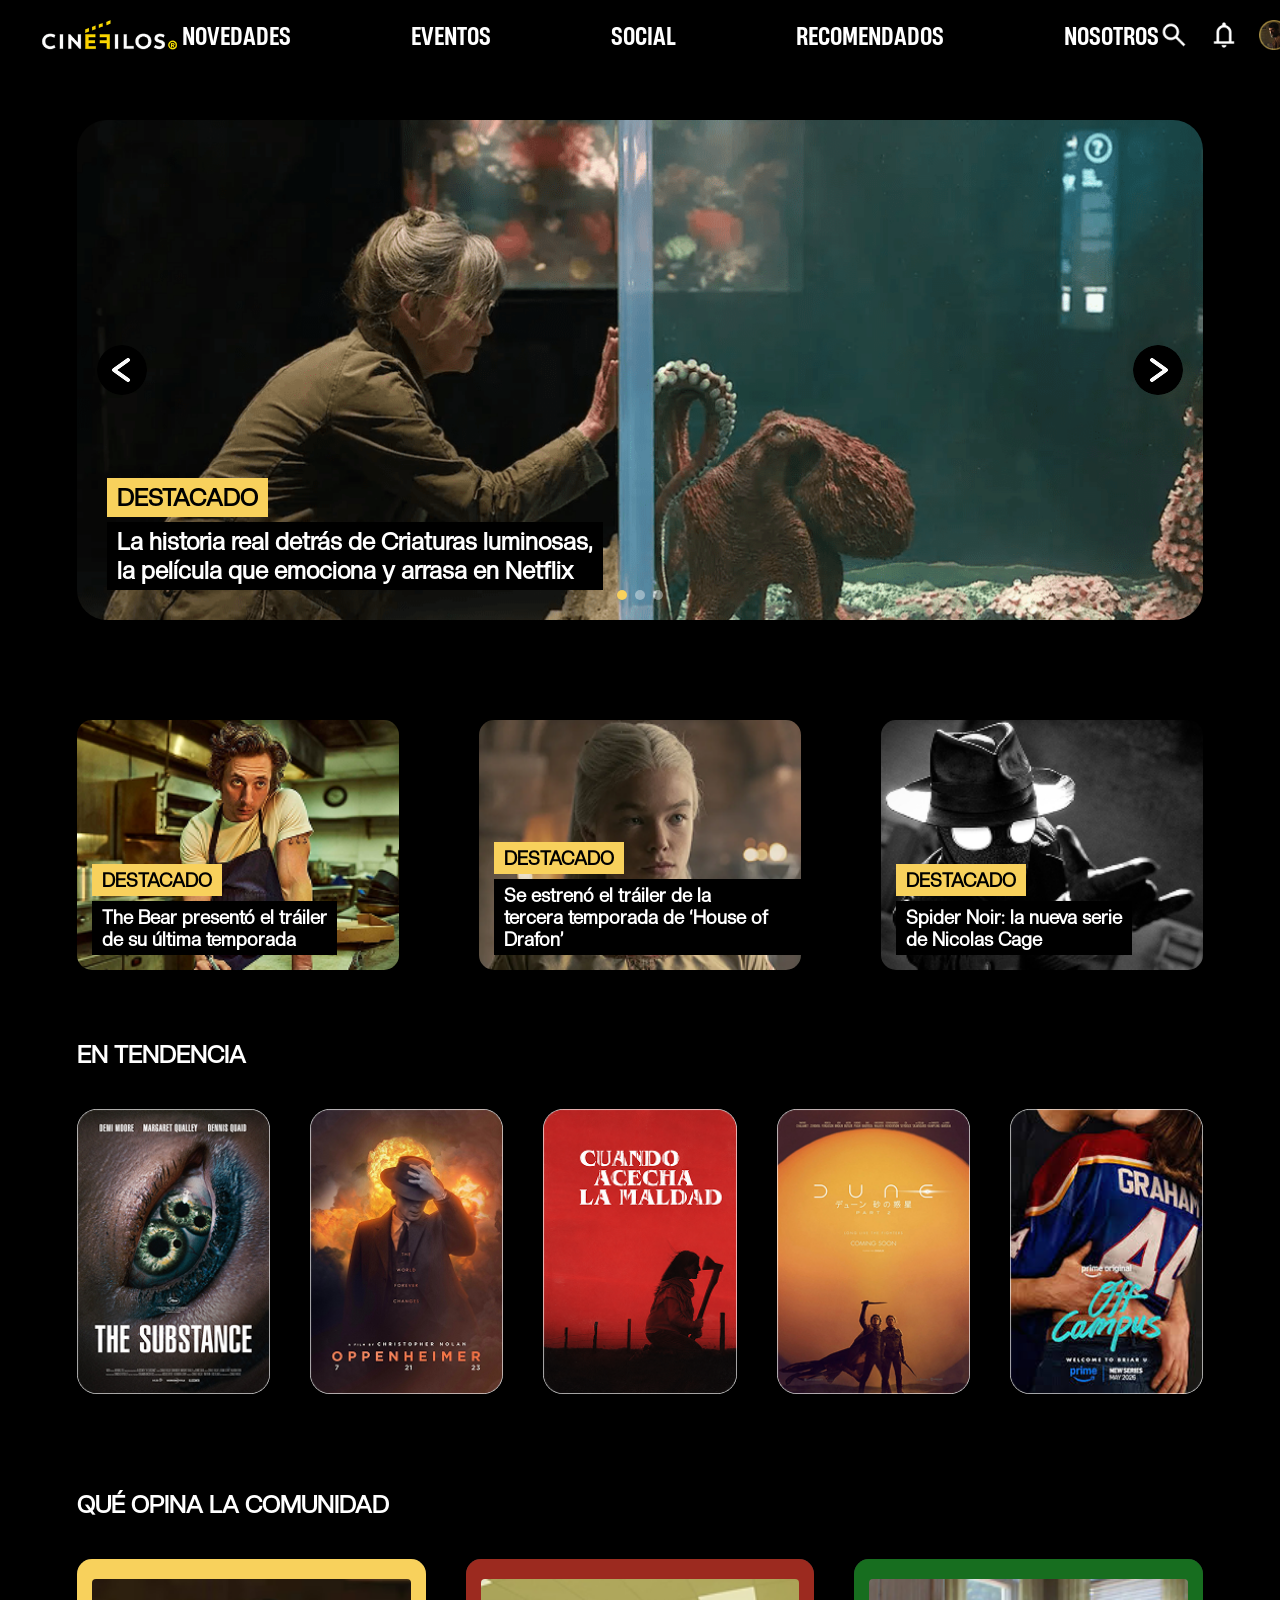
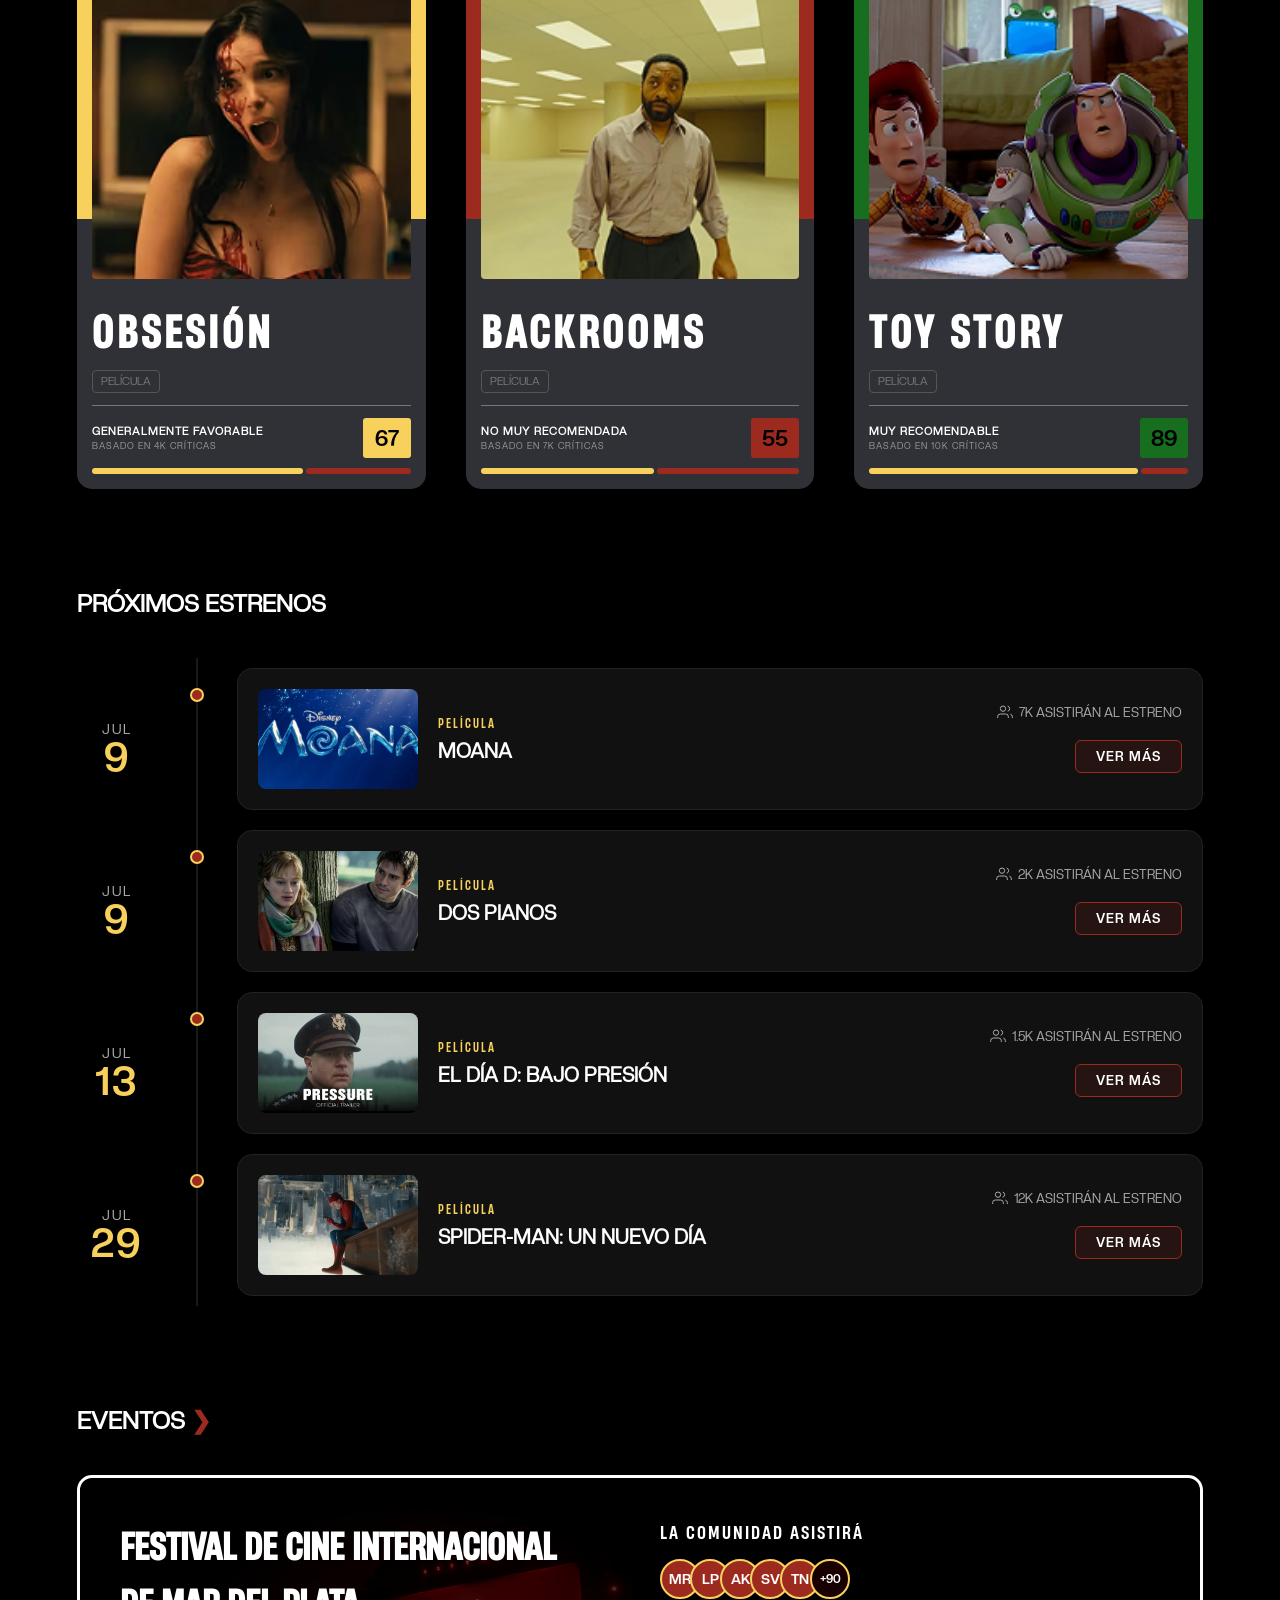
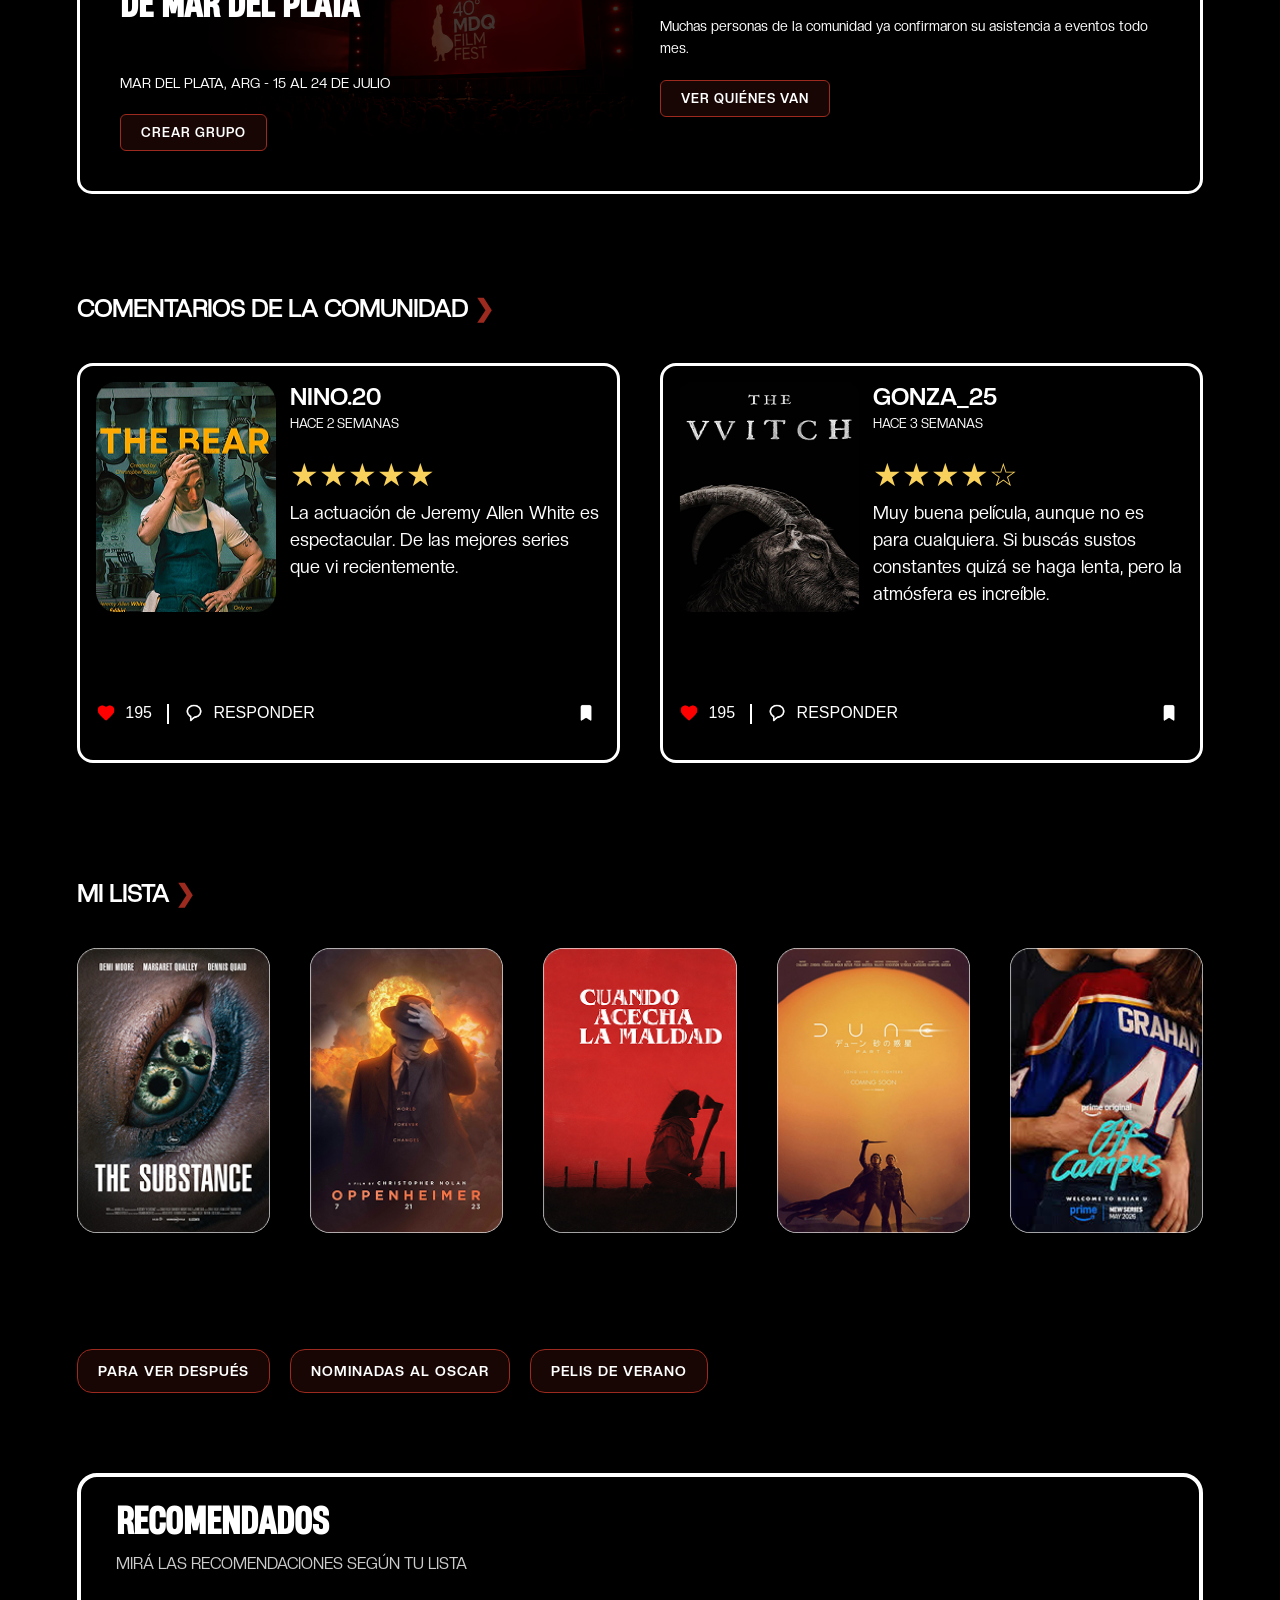
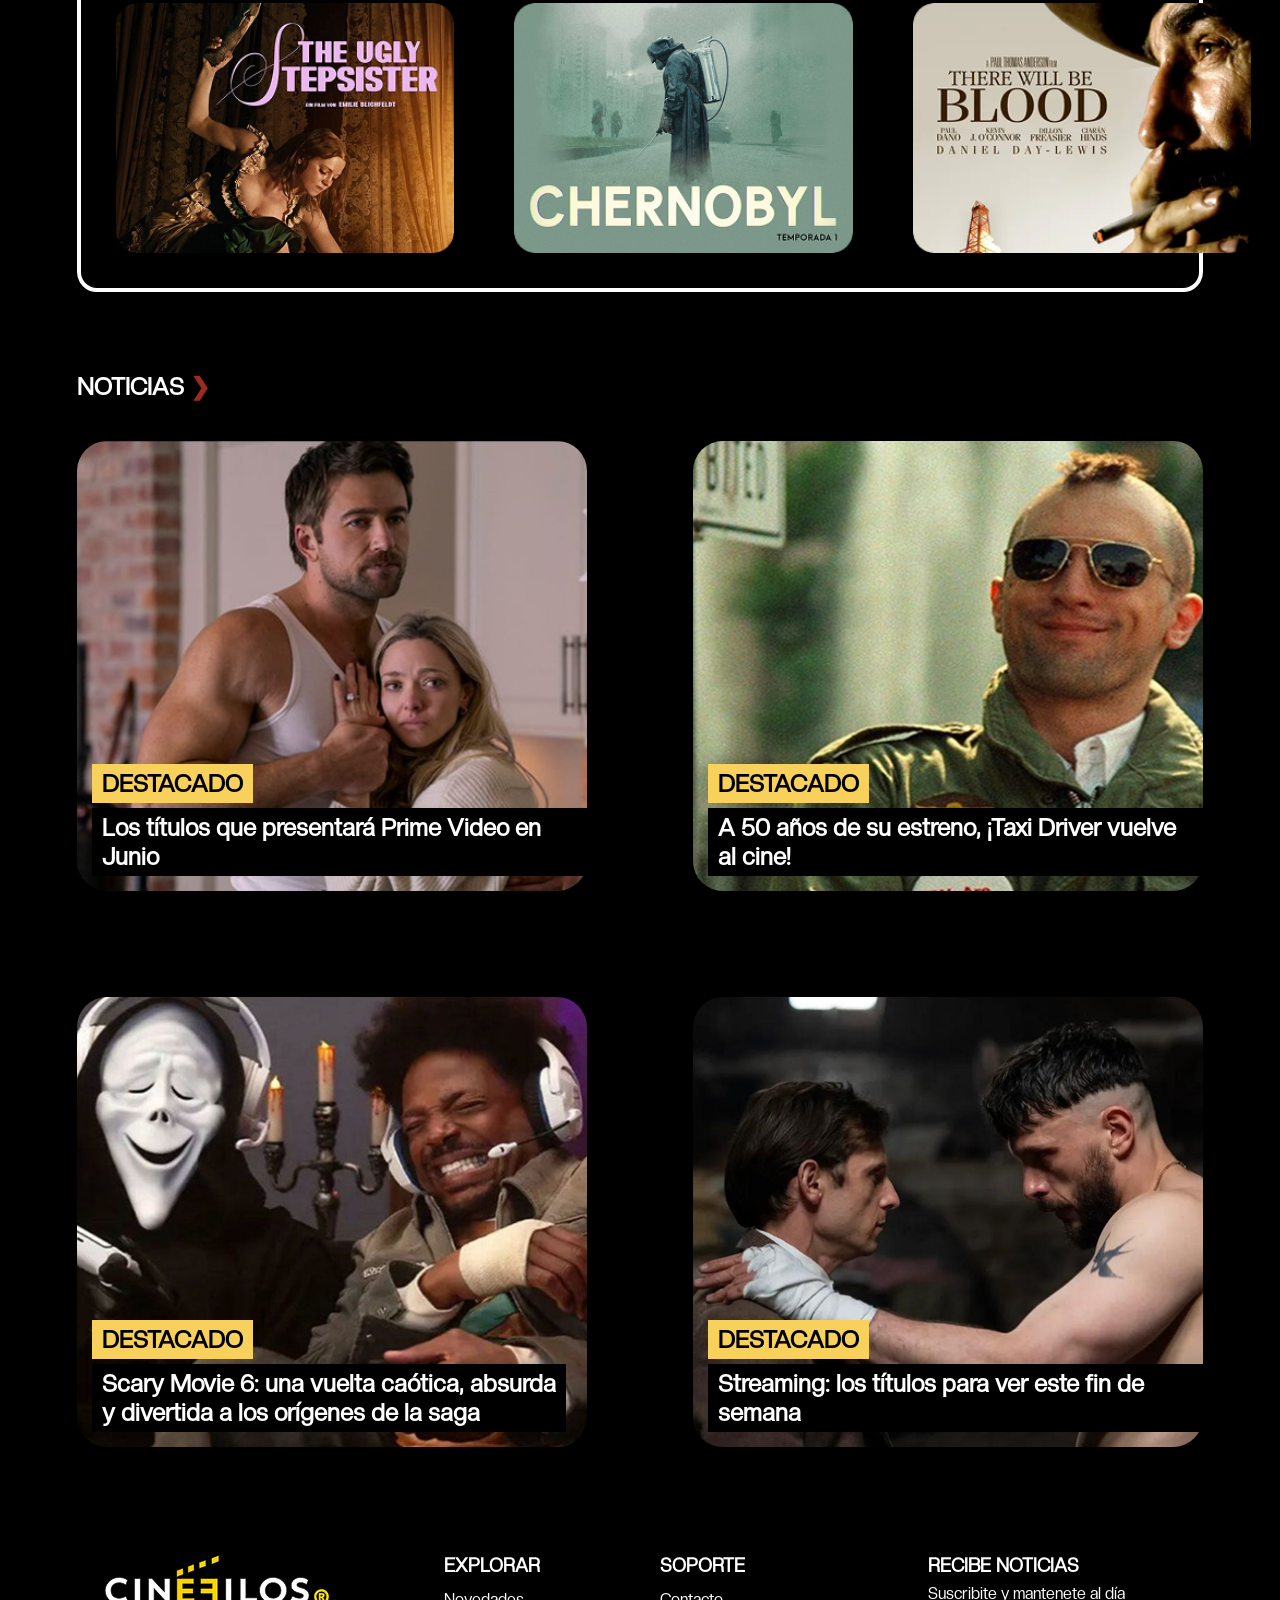
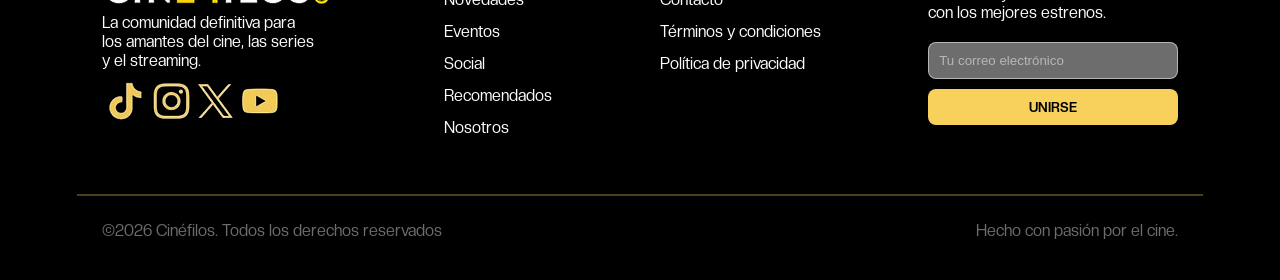
<file: index.html>
<html>

<head>
    <title>Cinéfilos Oficial</title>
    <link rel="icon" type="image/png" href="imagenes/icono.png">
    <meta charset="utf-8">
    <meta name="viewport" content="width=device-width, initial-scale=1.0">
    <meta name="description" content="Mi primera pagina web">
    <meta name="language" content="es">
    <link rel="stylesheet" href="estilo.css">
    <meta name="viewport" content="width=device-width, initial-scale=1.0">
</head>

<body>

    <nav class="navbar">
        <button class="hamburguesa">
            <img src="imagenes/menuhamburguesa.png" alt="Menú">
        </button>

        <div class="logo">
            <a href="index.html">
                <img src="imagenes/logo.png" alt="Logo">
            </a>
        </div>

        <ul class="menu">
            <li class="solo-mobile"><a href="index.html">INICIO</a></li>
            <li><a href="novedades.html">NOVEDADES</a></li>
            <li><a href="eventos.html">EVENTOS</a></li>
            <li><a href="social.html">SOCIAL</a></li>
            <li><a href="recomendados.html">RECOMENDADOS</a></li>
            <li><a href="nosotros.html">NOSOTROS</a></li>
            <li class="solo-mobile"><a href="perfil.html">CUENTA</a></li>
        </ul>

        <div class="extras">
            <button id="btnBuscar">
                <img src="imagenes/lupa.png" alt="Buscar">
            </button>
            <input type="search" id="busqueda" placeholder="Buscar...">
            <a class="notif">
                <img src="imagenes/notifications.png" alt="Usuario">
            </a>
            <a href="perfil.html" class="usuario">
                <img src="imagenes/usuario.png" alt="Usuario">
            </a>
        </div>
    </nav>


    <main>
        <section class="hero-carousel">

            <button class="flecha izquierda">
                <img src="imagenes/flechaizquierda.png" alt="Anterior">
            </button>

            <div class="viewport">

                <div class="slides">

                    <div class="slide activo">
                        <img src="imagenes/destacado2.png" alt="">
                        <div class="texto-carrusel">
                            <h2 class="etiqueta">DESTACADO</h2>
                            <h2>
                                La historia real detrás de Criaturas luminosas,
                                <br>la película que emociona y arrasa en Netflix
                            </h2>
                        </div>
                    </div>

                    <div class="slide">
                        <img src="imagenes/vought-rising-trailer-prime-video-0aaa0971-focus-0-0-1479-828-1140x570.jpg"
                            alt="">
                        <div class="texto-carrusel">
                            <h2 class="etiqueta">DESTACADO</h2>
                            <h2>
                                Prime Video presentó el primer avance de
                                <br>“Vought Rising”, la precuela de “The Boys”
                            </h2>
                        </div>
                    </div>

                    <div class="slide">
                        <img src="imagenes/destacado3.jpg" alt="">
                        <div class="texto-carrusel">
                            <h2 class="etiqueta">DESTACADO</h2>
                            <h2>
                                La serie que logró algo impensado:
                                <br>convencer a Nicolas Cage de hacer televisión
                            </h2>
                        </div>
                    </div>

                </div>

            </div>

            <button class="flecha derecha">
                <img src="imagenes/flechaderecha.png" alt="Siguiente">
            </button>

            <div class="carrusel-indicadores">
                <span class="indicador activo"></span>
                <span class="indicador"></span>
                <span class="indicador"></span>
            </div>

        </section>
        <!-- 2. Próximos estrenos -->
        <section class="pelis-noticias">
            <div class="cards">
                <div class="card">
                    <img src="imagenes/peli1.png" alt="">
                    <div class="texto-card">
                        <h3 class="etiqueta">DESTACADO</h3>
                        <h3>The Bear presentó el tráiler <BR> de su
                            última temporada</BR></h3>
                    </div>
                </div>
                <div class="card">
                    <img src="imagenes/peli2.png" alt="">
                    <div class="texto-card">
                        <h3 class="etiqueta">DESTACADO</h3>
                        <h3>Se estrenó el tráiler de la <br>tercera temporada de ‘House of Drafon’</BR></h3>
                    </div>
                </div>
                <div class="card">
                    <img src="imagenes/peli3.png" alt="">
                    <div class="texto-card">
                        <h3 class="etiqueta">DESTACADO</h3>
                        <h3>Spider Noir: la nueva serie <br>de Nicolas Cage </br></h3>
                    </div>
                </div>
            </div>
        </section>

        <!-- 3. Recomendados -->
        <section class="peliculas">
            <h2>EN TENDENCIA</h2>

            <div class="cardstendencia">
                <img src="imagenes/tendencia1.png" alt="as">
                <img src="imagenes/tendencia2.png" alt="as">
                <a href="pelicula.html">
                    <img src="imagenes/tendencia3.png" alt="as">
                </a>
                <img src="imagenes/tendencia4.png" alt="as">
                <img src="imagenes/tendencia5.png" alt="as">

            </div>
        </section>


        <section class="opiniones">
            <h2>QUÉ OPINA LA COMUNIDAD</h2>
            <div class="opiniones-cards">
                <article class="review-card">

                    <div class="review-top amarillo">
                        <img src="imagenes/review1.png" alt="Obsesión">
                    </div>

                    <div class="review-bottom">

                        <h3>OBSESIÓN</h3>

                        <span class="review-tipo">PELÍCULA</span>

                        <div class="review-linea"></div>

                        <div class="review-score">

                            <div class="review-texto">
                                <h4>GENERALMENTE FAVORABLE</h4>
                                <p>BASADO EN 4K CRÍTICAS</p>
                            </div>

                            <div class="review-numero amarillo">
                                67
                            </div>

                        </div>

                        <div class="review-barra">
                            <div class="positivo amarillo" style="width:67%;"></div>
                            <div class="negativo rojo" style="width:33%;"></div>
                        </div>

                    </div>

                </article>

                <article class="review-card">

                    <div class="review-top rojo">
                        <img src="imagenes/review2.png" alt="Obsesión">
                    </div>

                    <div class="review-bottom">

                        <h3>BACKROOMS</h3>

                        <span class="review-tipo">PELÍCULA</span>

                        <div class="review-linea"></div>

                        <div class="review-score">

                            <div class="review-texto">
                                <h4>NO MUY RECOMENDADA</h4>
                                <p>BASADO EN 7K CRÍTICAS</p>
                            </div>

                            <div class="review-numero rojo">
                                55
                            </div>

                        </div>

                        <div class="review-barra">
                            <div class="positivo amarillo" style="width:55%;"></div>
                            <div class="negativo rojo" style="width:45%;"></div>
                        </div>

                    </div>

                </article>


                <article class="review-card">

                    <div class="review-top verde">
                        <img src="imagenes/review3.png" alt="Obsesión">
                    </div>

                    <div class="review-bottom">

                        <h3>TOY STORY</h3>

                        <span class="review-tipo">PELÍCULA</span>

                        <div class="review-linea"></div>

                        <div class="review-score">

                            <div class="review-texto">
                                <h4>MUY RECOMENDABLE</h4>
                                <p>BASADO EN 10K CRÍTICAS</p>
                            </div>

                            <div class="review-numero verde">
                                89
                            </div>

                        </div>

                        <div class="review-barra">
                            <div class="positivo amarillo" style="width:85%;"></div>
                            <div class="negativo rojo" style="width:15%;"></div>
                        </div>

                    </div>

                </article>

            </div>
        </section>
        <section class="timeline-home">
            <h2>PRÓXIMOS ESTRENOS</h2>

            <div class="timeline">

                <!-- EVENTO 1 -->
                <div class="evento-row">
                    <div class="evento-fecha">
                        <span>JUL</span>
                        <span class="dia">9</span>
                    </div>
                    <div class="evento-linea">
                        <div class="evento-circulo"></div>
                    </div>
                    <div class="evento-card">
                        <img src="imagenes/estreno1.jpg" alt="Festival de Cannes">
                        <div class="evento-info">
                            <span class="evento-tipo">PELÍCULA</span>
                            <h3>MOANA</h3>
                        </div>
                        <div class="evento-meta">

                            <div class="evento-meta-item">
                                <svg viewBox="0 0 24 24" fill="none" stroke-width="1.5">
                                    <path d="M17 21v-2a4 4 0 0 0-4-4H5a4 4 0 0 0-4 4v2" />
                                    <circle cx="9" cy="7" r="4" />
                                    <path d="M23 21v-2a4 4 0 0 0-3-3.87" />
                                    <path d="M16 3.13a4 4 0 0 1 0 7.75" />
                                </svg>
                                7K ASISTIRÁN AL ESTRENO
                            </div>
                            <button class="btn-ver">VER MÁS</button>
                        </div>
                    </div>
                </div>

                <!-- EVENTO 2 -->
                <div class="evento-row">
                    <div class="evento-fecha">
                        <span>JUL</span>
                        <span class="dia">9</span>
                    </div>
                    <div class="evento-linea">
                        <div class="evento-circulo"></div>
                    </div>
                    <div class="evento-card">
                        <img src="imagenes/estreno2.jpg" alt="Festival de Cannes">
                        <div class="evento-info">
                            <span class="evento-tipo">PELÍCULA</span>
                            <h3>DOS PIANOS</h3>
                        </div>
                        <div class="evento-meta">

                            <div class="evento-meta-item">
                                <svg viewBox="0 0 24 24" fill="none" stroke-width="1.5">
                                    <path d="M17 21v-2a4 4 0 0 0-4-4H5a4 4 0 0 0-4 4v2" />
                                    <circle cx="9" cy="7" r="4" />
                                    <path d="M23 21v-2a4 4 0 0 0-3-3.87" />
                                    <path d="M16 3.13a4 4 0 0 1 0 7.75" />
                                </svg>
                                2K ASISTIRÁN AL ESTRENO
                            </div>
                            <button class="btn-ver">VER MÁS</button>
                        </div>
                    </div>

                </div>

                <!-- EVENTO 3 -->
                <div class="evento-row">
                    <div class="evento-fecha">
                        <span>JUL</span>
                        <span class="dia">13</span>
                    </div>
                    <div class="evento-linea">
                        <div class="evento-circulo"></div>
                    </div>
                    <div class="evento-card">
                        <img src="imagenes/estreno3.jpg" alt="Festival de Cannes">
                        <div class="evento-info">
                            <span class="evento-tipo">PELÍCULA</span>
                            <h3>EL DÍA D: BAJO PRESIÓN</h3>

                        </div>
                        <div class="evento-meta">

                            <div class="evento-meta-item">
                                <svg viewBox="0 0 24 24" fill="none" stroke-width="1.5">
                                    <path d="M17 21v-2a4 4 0 0 0-4-4H5a4 4 0 0 0-4 4v2" />
                                    <circle cx="9" cy="7" r="4" />
                                    <path d="M23 21v-2a4 4 0 0 0-3-3.87" />
                                    <path d="M16 3.13a4 4 0 0 1 0 7.75" />
                                </svg>
                                1.5K ASISTIRÁN AL ESTRENO
                            </div>
                            <button class="btn-ver">VER MÁS</button>
                        </div>

                    </div>
                </div>

                <!-- EVENTO 4 -->
                <div class="evento-row">
                    <div class="evento-fecha">
                        <span>JUL</span>
                        <span class="dia">29</span>
                    </div>
                    <div class="evento-linea ">
                        <div class="evento-circulo"></div>
                    </div>
                    <div class="evento-card">
                        <img src="imagenes/estreno4.webp" alt="Festival de Cannes">
                        <div class="evento-info">
                            <span class="evento-tipo">PELÍCULA</span>
                            <h3>SPIDER-MAN: UN NUEVO DÍA</h3>
                        </div>
                        <div class="evento-meta">

                            <div class="evento-meta-item">
                                <svg viewBox="0 0 24 24" fill="none" stroke-width="1.5">
                                    <path d="M17 21v-2a4 4 0 0 0-4-4H5a4 4 0 0 0-4 4v2" />
                                    <circle cx="9" cy="7" r="4" />
                                    <path d="M23 21v-2a4 4 0 0 0-3-3.87" />
                                    <path d="M16 3.13a4 4 0 0 1 0 7.75" />
                                </svg>
                                12K ASISTIRÁN AL ESTRENO
                            </div>
                            <button class="btn-ver">VER MÁS</button>
                        </div>
                    </div>
                </div>
        </section>



        <section class="proximos-eventos">
            <h2><a href="eventos.html" style="text-decoration:none; color:inherit;">EVENTOS <span
                        style="color: #9C2A1F;">❯</span></a></h2>
            <div class="seccion-comunidad borde event">
                <div class="comunidad-bloque home">

                    <h2>FESTIVAL DE CINE INTERNACIONAL <br> DE MAR DEL PLATA
                        </br></h2>
                    <p>MAR DEL PLATA, ARG - 15 AL 24 DE JULIO</p>
                    <button class="btn-comunidad">CREAR GRUPO</button>
                </div>
                <div class="comunidad-bloque ">
                    <h3>LA COMUNIDAD ASISTIRÁ</h3>
                    <div class="avatares">
                        <div class="avatar">MR</div>
                        <div class="avatar">LP</div>
                        <div class="avatar">AK</div>
                        <div class="avatar">SV</div>
                        <div class="avatar">TN</div>
                        <div class="avatar avatar-mas">+90</div>
                    </div>
                    <p>Muchas personas de la comunidad ya confirmaron su asistencia a eventos todo mes.</p>
                    <button class="btn-comunidad">VER QUIÉNES VAN</button>
                </div>

            </div>
        </section>
        <section class="comentarios home">
            <h2><a href="social.html" style="text-decoration:none; color:inherit;">COMENTARIOS DE LA COMUNIDAD <span
                        style="color: #9C2A1F;">❯</span></a></h2>

            <div class="comentarios-grid">

                <div class="comentario-card borde refondo">
                    <img class="img" src="imagenes/thebear.png" alt="The Bear">
                    <div class="comentario-info">
                        <p class="comentario-usuario">NINO.20</p>
                        <p class="comentario-tiempo">HACE 2 SEMANAS</p>
                        <p class="comentario-estrellas">★★★★★</p>
                        <p class="comentario-texto">La actuación de Jeremy Allen White es espectacular. De las mejores
                            series que vi recientemente.</p>
                        <div class="comentario-acciones">
                            <button class="comentario-like"><img src="imagenes/fav.png"> 195</button>
                            <button class="comentario-responder"><img src="imagenes/com.png"> RESPONDER</button>
                            <button class="comentario-guardar"><img src="imagenes/save.png"></button>
                        </div>
                    </div>
                </div>

                <div class="comentario-card borde refondo">
                    <img src="imagenes/thewitch.png" alt="The Witch">
                    <div class="comentario-info">
                        <p class="comentario-usuario">GONZA_25</p>
                        <p class="comentario-tiempo">HACE 3 SEMANAS</p>
                        <p class="comentario-estrellas">★★★★☆</p>
                        <p class="comentario-texto">Muy buena película, aunque no es para cualquiera. Si buscás sustos
                            constantes quizá se haga lenta, pero la atmósfera es increíble.</p>
                        <div class="comentario-acciones">
                            <button class="comentario-like"><img src="imagenes/fav.png"> 195</button>
                            <button class="comentario-responder"><img src="imagenes/com.png"> RESPONDER</button>
                            <button class="comentario-guardar"><img src="imagenes/save.png"></button>
                        </div>
                    </div>
                </div>

            </div>
        </section>

        <section class="peliculas">
            <h2><a href="perfil.html" style="text-decoration:none; color:inherit;">MI LISTA <span
                        style="color: #9C2A1F;">❯</span></a></h2>

            <div class="cardstendencia">
                <img src="imagenes/tendencia1.png" alt="as">
                <img src="imagenes/tendencia2.png" alt="as">
                <a href="pelicula.html">
                    <img src="imagenes/tendencia3.png" alt="as">
                </a>
                <img src="imagenes/tendencia4.png" alt="as">
                <img src="imagenes/tendencia5.png" alt="as">

            </div>
            <DIV class="botones">
                <a class="btn-vermas">PARA VER DESPUÉS</a>
                <a class="btn-vermas">NOMINADAS AL OSCAR</a>
                <a class="btn-vermas">PELIS DE VERANO</a>
            </DIV>
        </section>
        <section class="tusrecomendados">
            <h2>RECOMENDADOS</h2>
            <p>MIRÁ LAS RECOMENDACIONES SEGÚN TU LISTA</p>

            <div class="tusrecomendados-grid">
                <img src="imagenes/reco1.png" alt="">
                <img src="imagenes/reco2.png" alt="">
                <img src="imagenes/reco3.png" alt="">
            </div>
        </section>
        <section class="noticias">
            <h2><a href="novedades.html" style="text-decoration:none; color:inherit;">NOTICIAS <span
                        style="color: #9C2A1F;">❯</span></a></h2>

            <div class="grid-noticias">

                <article class="noticia">
                    <img src="imagenes/noticia1.png" alt="">
                    <div class="texto-carrusel">
                        <h2 class="etiqueta">DESTACADO</h2>
                        <h2>Los títulos que presentará Prime Video en Junio</h2>
                    </div>
                </article>

                <article class="noticia">
                    <img src="imagenes/noticia2.png" alt="">
                    <div class="texto-carrusel">
                        <h2 class="etiqueta">DESTACADO</h2>
                        <h2>A 50 años de su estreno, ¡Taxi Driver vuelve al cine!</h2>
                    </div>
                </article>

                <article class="noticia">
                    <img src="imagenes/noticia3.png" alt="">
                    <div class="texto-carrusel">
                        <h2 class="etiqueta">DESTACADO</h2>
                        <h2>Scary Movie 6: una vuelta caótica, absurda <br> y divertida a los orígenes de la saga </br>
                        </h2>
                    </div>
                </article>

                <article class="noticia">
                    <img src="imagenes/noticia4.png" alt="">
                    <div class="texto-carrusel">
                        <h2 class="etiqueta">DESTACADO</h2>
                        <h2>Streaming: los títulos para ver este fin de semana</h2>
                    </div>
                </article>

            </div>
        </section>

    </main>


    <footer class="footer">
        <div class="footer-arriba">
            <div class="footer-item">
                <img src="imagenes/logo.png">
                <p>La comunidad definitiva para <br>los amantes del cine, las series </br> y el streaming.</p>
                <img src="imagenes/redes.png">
            </div>
            <div class="footer-item espaciado">
                <h3>EXPLORAR</h3>
                <p>Novedades</p>
                <p>Eventos</p>
                <p>Social</p>
                <p>Recomendados</p>
                <p>Nosotros</p>
            </div>
            <div class="footer-item espaciado">
                <h3>SOPORTE</h3>
                <p>Contacto</p>
                <p>Términos y condiciones</p>
                <p>Política de privacidad</p>
            </div>
            <div class="footer-item">
                <h3 class="footer-item espaciado">RECIBE NOTICIAS</h3>
                <p>Suscribite y mantenete al día <br>con los mejores estrenos.</br></p>
                <input type="email" placeholder="Tu correo electrónico">
                <button class="btn-unirse">UNIRSE</button>
            </div>
        </div>



        <div class="footer-centro">
            <p>©2026 Cinéfilos. Todos los derechos reservados</p>
            <p class="textoizq">Hecho con pasión por el cine.</p>
        </div>
    </footer>
    <script src="script.js"></script>
</body>

</html>
</file>
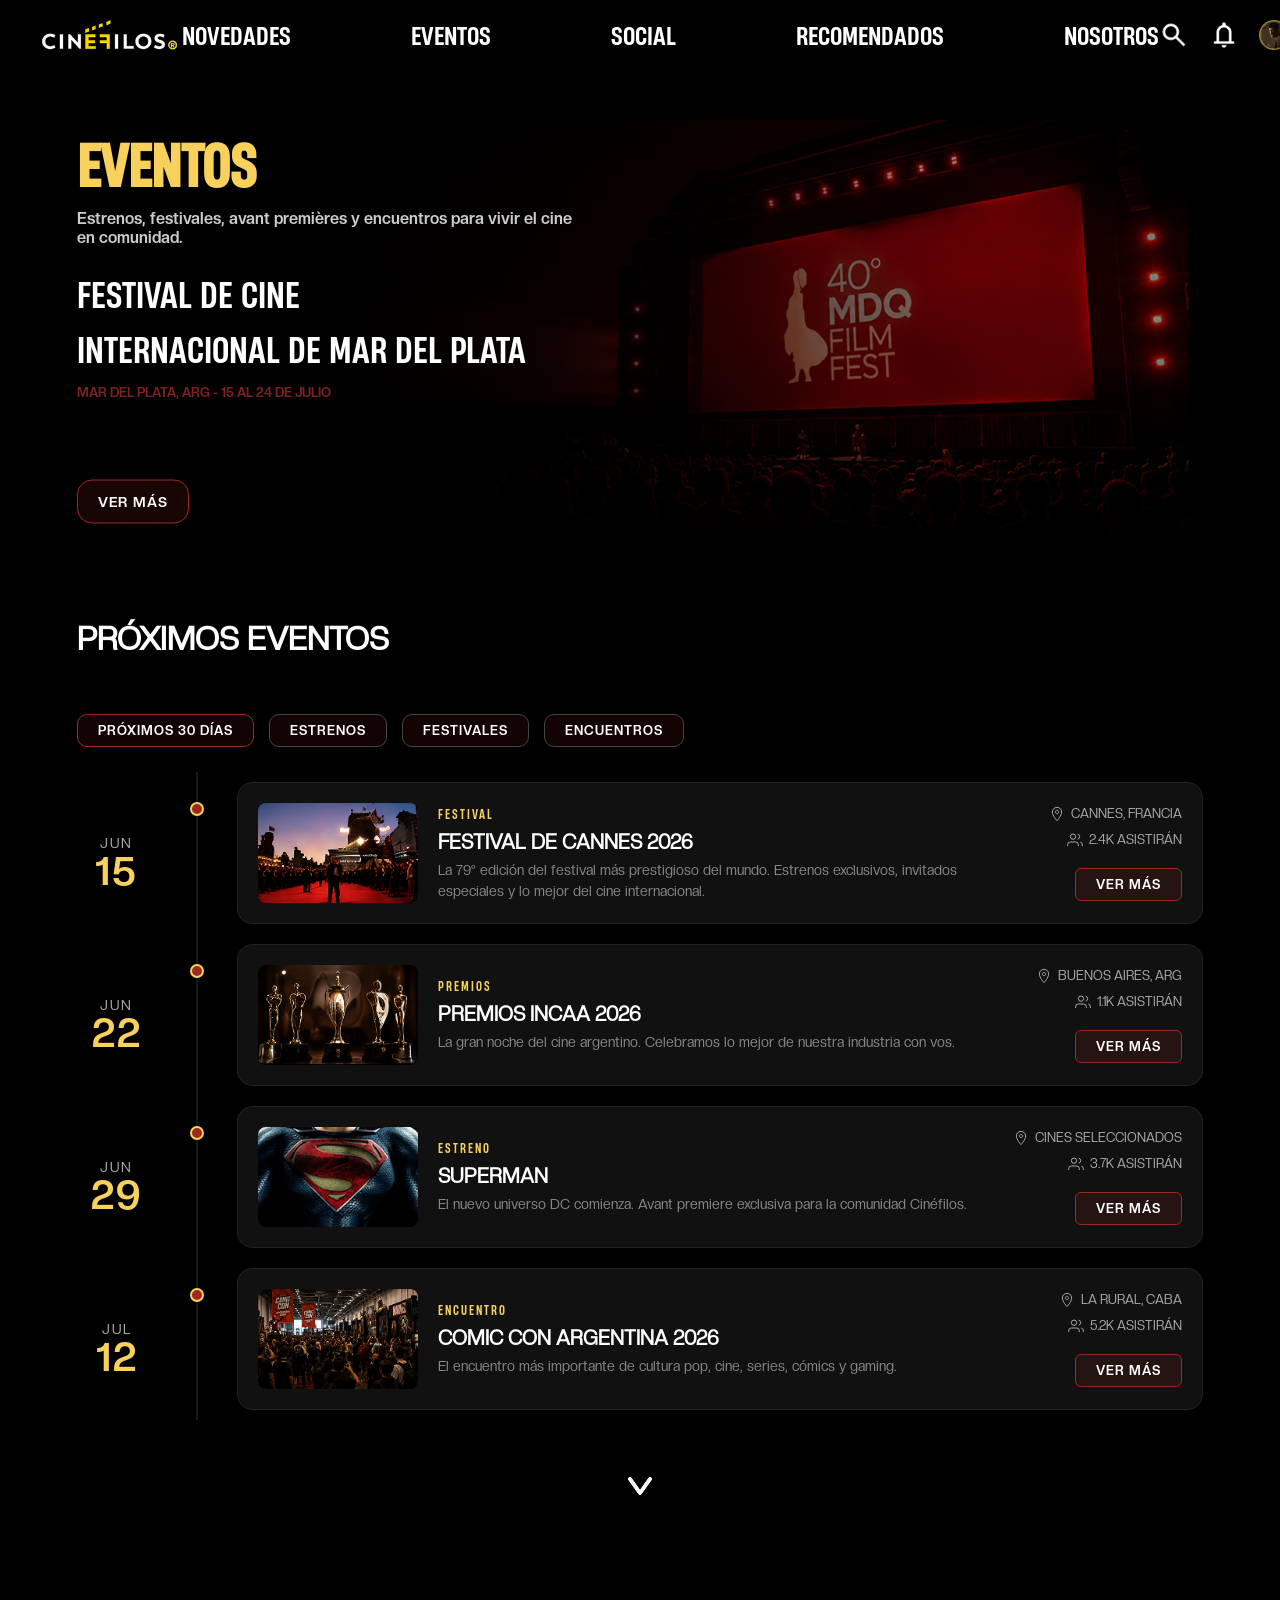
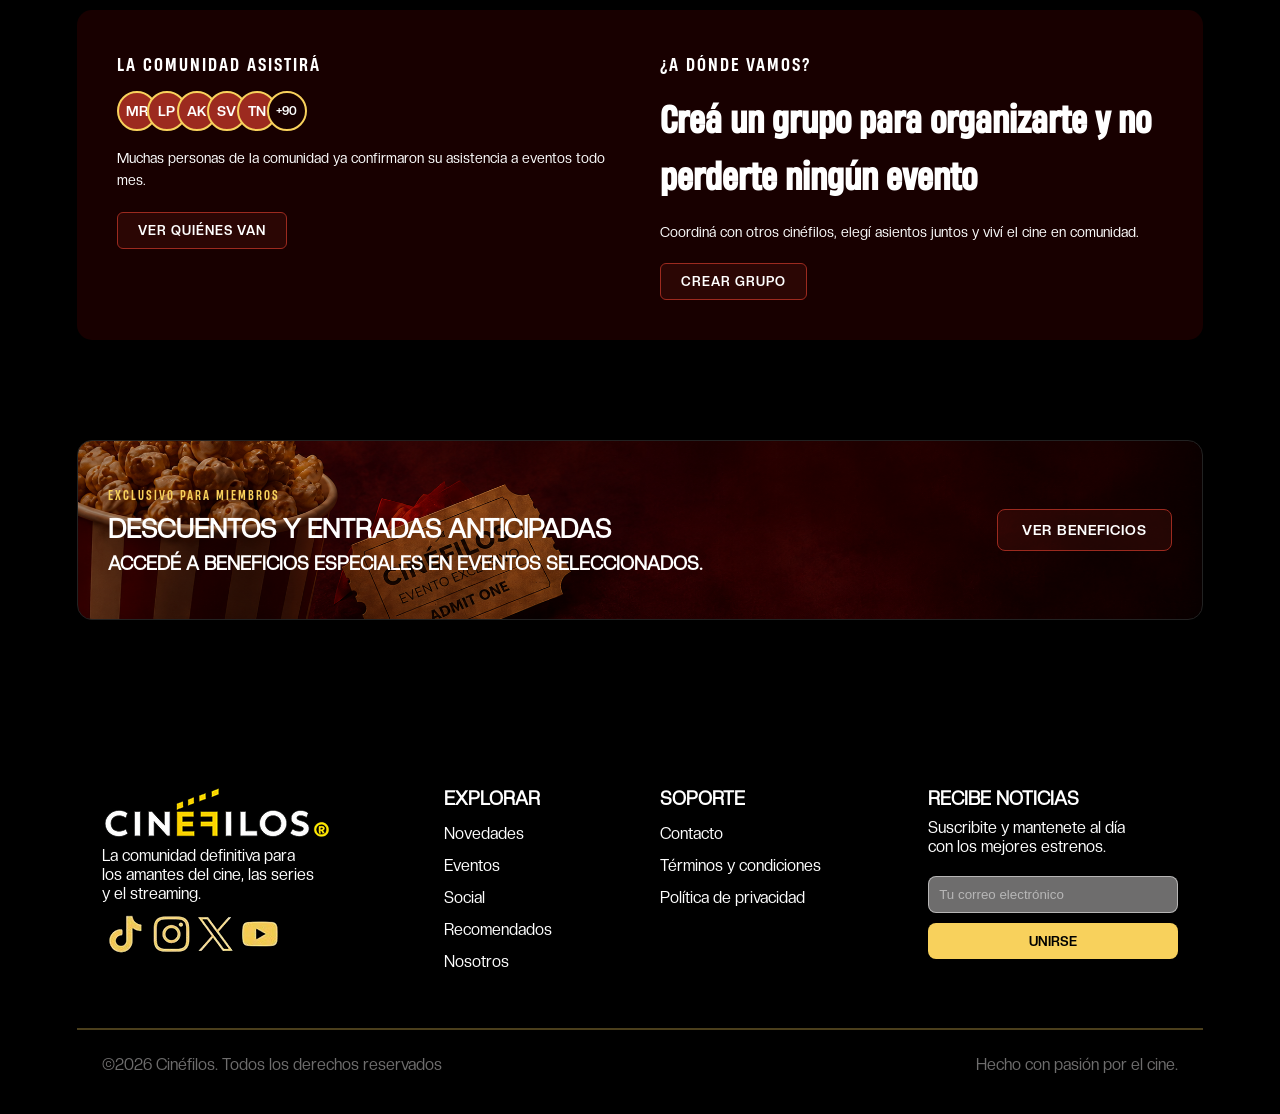
<file: eventos.html>
<html>

<head>
    <title>Cinéfilos Oficial</title>
    <link rel="icon" type="image/png" href="imagenes/logomobile.png">
    <meta charset="utf-8">
    <meta name="viewport" content="width=device-width, initial-scale=1.0">
    <meta name="description" content="Mi primera pagina web">
    <meta name="language" content="es">
    <link rel="stylesheet" href="estilo.css">
</head>

<body>
      <nav class="navbar">
       <button class="hamburguesa">
            <img src="imagenes/menuhamburguesa.png" alt="Menú">
        </button>
       
        <div class="logo">
            <a href="index.html">
                <img src="imagenes/logo.png" alt="Logo">
            </a>
        </div>
        
        <ul class="menu">
              <li class="solo-mobile"><a href="index.html">INICIO</a></li>
            <li><a href="novedades.html">NOVEDADES</a></li>
            <li><a href="eventos.html">EVENTOS</a></li>
            <li><a href="social.html">SOCIAL</a></li>
            <li><a href="recomendados.html">RECOMENDADOS</a></li>
            <li><a href="nosotros.html">NOSOTROS</a></li>
           <li class="solo-mobile"><a href="perfil.html">CUENTA</a></li>
        </ul>

        <div class="extras">
            <button id="btnBuscar">
                <img src="imagenes/lupa.png" alt="Buscar">
            </button>
            <input type="search" id="busqueda" placeholder="Buscar...">
            <a class="notif">
                <img src="imagenes/notifications.png" alt="Usuario">
            </a>
            <a href="perfil.html" class="usuario">
                <img src="imagenes/usuario.png" alt="Usuario">
            </a>
        </div>
    </nav>

    <main>

        <!-- HERO -->
        <section class="hero-eventos">
            <div class="hero-eventos-contenido">
                <h1>EVENTOS</h1>
                <p>Estrenos, festivales, avant premières y encuentros para vivir el cine en comunidad.</p>

                <h2>FESTIVAL DE CINE <br>INTERNACIONAL DE MAR DEL PLATA</br></h2>
                <p class="meta">MAR DEL PLATA, ARG - 15 AL 24 DE JULIO</p>
                <a class="btn-vermas">VER MÁS</a>
            </div>
        </section>

        <!-- FILTROS -->


        <!-- PRÓXIMOS EVENTOS -->
        <h2 class="seccion-titulo">PRÓXIMOS EVENTOS</h2>
        <div class="filtros">
            <button class="filtro-btn activo">PRÓXIMOS 30 DÍAS</button>
            <button class="filtro-btn">ESTRENOS</button>
            <button class="filtro-btn">FESTIVALES</button>
            <button class="filtro-btn">ENCUENTROS</button>
        </div>

        <div class="timeline">

            <!-- EVENTO 1 -->
            <div class="evento-row">
                <div class="evento-fecha">
                    <span>JUN</span>
                    <span class="dia">15</span>
                </div>
                <div class="evento-linea">
                    <div class="evento-circulo"></div>
                </div>
                <div class="evento-card">
                    <img src="imagenes/evento1.png" alt="Festival de Cannes">
                    <div class="evento-info">
                        <span class="evento-tipo">FESTIVAL</span>
                        <h3>FESTIVAL DE CANNES 2026</h3>
                        <p>La 79° edición del festival más prestigioso del mundo. Estrenos exclusivos, invitados
                            especiales y lo mejor del cine internacional.</p>
                    </div>
                    <div class="evento-meta">
                        <div class="evento-meta-item">
                            <svg viewBox="0 0 24 24" fill="none" stroke-width="1.5">
                                <path
                                    d="M12 2C8.13 2 5 5.13 5 9c0 5.25 7 13 7 13s7-7.75 7-13c0-3.87-3.13-7-7-7zm0 9.5c-1.38 0-2.5-1.12-2.5-2.5s1.12-2.5 2.5-2.5 2.5 1.12 2.5 2.5-1.12 2.5-2.5 2.5z" />
                            </svg>
                            CANNES, FRANCIA
                        </div>
                        <div class="evento-meta-item">
                            <svg viewBox="0 0 24 24" fill="none" stroke-width="1.5">
                                <path d="M17 21v-2a4 4 0 0 0-4-4H5a4 4 0 0 0-4 4v2" />
                                <circle cx="9" cy="7" r="4" />
                                <path d="M23 21v-2a4 4 0 0 0-3-3.87" />
                                <path d="M16 3.13a4 4 0 0 1 0 7.75" />
                            </svg>
                            2.4K ASISTIRÁN
                        </div>
                        <button class="btn-ver">VER MÁS</button>
                    </div>
                </div>
            </div>

            <!-- EVENTO 2 -->
            <div class="evento-row">
                <div class="evento-fecha">
                    <span>JUN</span>
                    <span class="dia">22</span>
                </div>
                <div class="evento-linea">
                    <div class="evento-circulo"></div>
                </div>
                <div class="evento-card">
                    <img src="imagenes/evento2.png" alt="Premios INCAA">
                    <div class="evento-info">
                        <span class="evento-tipo">PREMIOS</span>
                        <h3>PREMIOS INCAA 2026</h3>
                        <p>La gran noche del cine argentino. Celebramos lo mejor de nuestra industria con vos.</p>
                    </div>
                    <div class="evento-meta">
                        <div class="evento-meta-item">
                            <svg viewBox="0 0 24 24" fill="none" stroke-width="1.5">
                                <path
                                    d="M12 2C8.13 2 5 5.13 5 9c0 5.25 7 13 7 13s7-7.75 7-13c0-3.87-3.13-7-7-7zm0 9.5c-1.38 0-2.5-1.12-2.5-2.5s1.12-2.5 2.5-2.5 2.5 1.12 2.5 2.5-1.12 2.5-2.5 2.5z" />
                            </svg>
                            BUENOS AIRES, ARG
                        </div>
                        <div class="evento-meta-item">
                            <svg viewBox="0 0 24 24" fill="none" stroke-width="1.5">
                                <path d="M17 21v-2a4 4 0 0 0-4-4H5a4 4 0 0 0-4 4v2" />
                                <circle cx="9" cy="7" r="4" />
                                <path d="M23 21v-2a4 4 0 0 0-3-3.87" />
                                <path d="M16 3.13a4 4 0 0 1 0 7.75" />
                            </svg>
                            1.1K ASISTIRÁN
                        </div>
                        <button class="btn-ver">VER MÁS</button>
                    </div>
                </div>
            </div>

            <!-- EVENTO 3 -->
            <div class="evento-row">
                <div class="evento-fecha">
                    <span>JUN</span>
                    <span class="dia">29</span>
                </div>
                <div class="evento-linea">
                    <div class="evento-circulo"></div>
                </div>
                <div class="evento-card">
                    <img src="imagenes/evento3.png" alt="Superman">
                    <div class="evento-info">
                        <span class="evento-tipo">ESTRENO</span>
                        <h3>SUPERMAN</h3>
                        <p>El nuevo universo DC comienza. Avant premiere exclusiva para la comunidad Cinéfilos.</p>
                    </div>
                    <div class="evento-meta">
                        <div class="evento-meta-item">
                            <svg viewBox="0 0 24 24" fill="none" stroke-width="1.5">
                                <path
                                    d="M12 2C8.13 2 5 5.13 5 9c0 5.25 7 13 7 13s7-7.75 7-13c0-3.87-3.13-7-7-7zm0 9.5c-1.38 0-2.5-1.12-2.5-2.5s1.12-2.5 2.5-2.5 2.5 1.12 2.5 2.5-1.12 2.5-2.5 2.5z" />
                            </svg>
                            CINES SELECCIONADOS
                        </div>
                        <div class="evento-meta-item">
                            <svg viewBox="0 0 24 24" fill="none" stroke-width="1.5">
                                <path d="M17 21v-2a4 4 0 0 0-4-4H5a4 4 0 0 0-4 4v2" />
                                <circle cx="9" cy="7" r="4" />
                                <path d="M23 21v-2a4 4 0 0 0-3-3.87" />
                                <path d="M16 3.13a4 4 0 0 1 0 7.75" />
                            </svg>
                            3.7K ASISTIRÁN
                        </div>
                        <button class="btn-ver">VER MÁS</button>
                    </div>
                </div>
            </div>

            <!-- EVENTO 4 -->
            <div class="evento-row">
                <div class="evento-fecha">
                    <span>JUL</span>
                    <span class="dia">12</span>
                </div>
                <div class="evento-linea">
                    <div class="evento-circulo"></div>
                </div>
                <div class="evento-card">
                    <img src="imagenes/evento4.png" alt="Comic Con">
                    <div class="evento-info">
                        <span class="evento-tipo">ENCUENTRO</span>
                        <h3>COMIC CON ARGENTINA 2026</h3>
                        <p>El encuentro más importante de cultura pop, cine, series, cómics y gaming.</p>
                    </div>
                    <div class="evento-meta">
                        <div class="evento-meta-item">
                            <svg viewBox="0 0 24 24" fill="none" stroke-width="1.5">
                                <path
                                    d="M12 2C8.13 2 5 5.13 5 9c0 5.25 7 13 7 13s7-7.75 7-13c0-3.87-3.13-7-7-7zm0 9.5c-1.38 0-2.5-1.12-2.5-2.5s1.12-2.5 2.5-2.5 2.5 1.12 2.5 2.5-1.12 2.5-2.5 2.5z" />
                            </svg>
                            LA RURAL, CABA
                        </div>
                        <div class="evento-meta-item">
                            <svg viewBox="0 0 24 24" fill="none" stroke-width="1.5">
                                <path d="M17 21v-2a4 4 0 0 0-4-4H5a4 4 0 0 0-4 4v2" />
                                <circle cx="9" cy="7" r="4" />
                                <path d="M23 21v-2a4 4 0 0 0-3-3.87" />
                                <path d="M16 3.13a4 4 0 0 1 0 7.75" />
                            </svg>
                            5.2K ASISTIRÁN
                        </div>
                        <button class="btn-ver">VER MÁS</button>
                    </div>
                </div>
            </div>

        </div>

        <!-- BOTON VER TODOS -->
        <button class="btn-ver-todos"><img src="imagenes/flechaderecha.png" alt="siguiente"></button>

        <!-- SECCION COMUNIDAD -->
        <div class="seccion-comunidad">
            <div class="comunidad-bloque">
                <h3>LA COMUNIDAD ASISTIRÁ</h3>
                <div class="avatares">
                    <div class="avatar">MR</div>
                    <div class="avatar">LP</div>
                    <div class="avatar">AK</div>
                    <div class="avatar">SV</div>
                    <div class="avatar">TN</div>
                    <div class="avatar avatar-mas">+90</div>
                </div>
                <p>Muchas personas de la comunidad ya confirmaron su asistencia a eventos todo mes.</p>
                <button class="btn-comunidad">VER QUIÉNES VAN</button>
            </div>
            <div class="comunidad-bloque">
                <h3>¿A DÓNDE VAMOS?</h3>
                <h2>Creá un grupo para organizarte y no perderte ningún evento</h2>
                <p>Coordiná con otros cinéfilos, elegí asientos juntos y viví el cine en comunidad.</p>
                <button class="btn-comunidad">CREAR GRUPO</button>
            </div>
        </div>

        <!-- BANNER DESCUENTOS -->
        <div class="banner-descuentos">

            <div class="banner-info">
                <small>EXCLUSIVO PARA MIEMBROS</small>
                <h2>DESCUENTOS Y ENTRADAS ANTICIPADAS</h2>
                <h3>ACCEDÉ A BENEFICIOS ESPECIALES EN EVENTOS SELECCIONADOS.</h3>
            </div>
            <button class="btn-beneficios">VER BENEFICIOS</button>
        </div>

    </main>


    <footer class="footer">
        <div class="footer-arriba">
            <div class="footer-item">
                <img src="imagenes/logo.png">
                <p>La comunidad definitiva para <br>los amantes del cine, las series </br> y el streaming.</p>
                <img src="imagenes/redes.png">
            </div>
            <div class="footer-item espaciado">
                <h3>EXPLORAR</h3>
                <p>Novedades</p>
                <p>Eventos</p>
                <p>Social</p>
                <p>Recomendados</p>
                <p>Nosotros</p>
            </div>
            <div class="footer-item espaciado">
                <h3>SOPORTE</h3>
                <p>Contacto</p>
                <p>Términos y condiciones</p>
                <p>Política de privacidad</p>
            </div>
            <div class="footer-item">
                <h3 class="footer-item espaciado">RECIBE NOTICIAS</h3>
                <p>Suscribite y mantenete al día <br>con los mejores estrenos.</br></p>
                <input type="email" placeholder="Tu correo electrónico">
                <button class="btn-unirse">UNIRSE</button>
            </div>
        </div>



        <div class="footer-centro">
            <p>©2026 Cinéfilos. Todos los derechos reservados</p>
            <p class="textoizq">Hecho con pasión por el cine.</p>
        </div>
    </footer>
    <script src="script.js"></script>
</body>



</html>
</file>
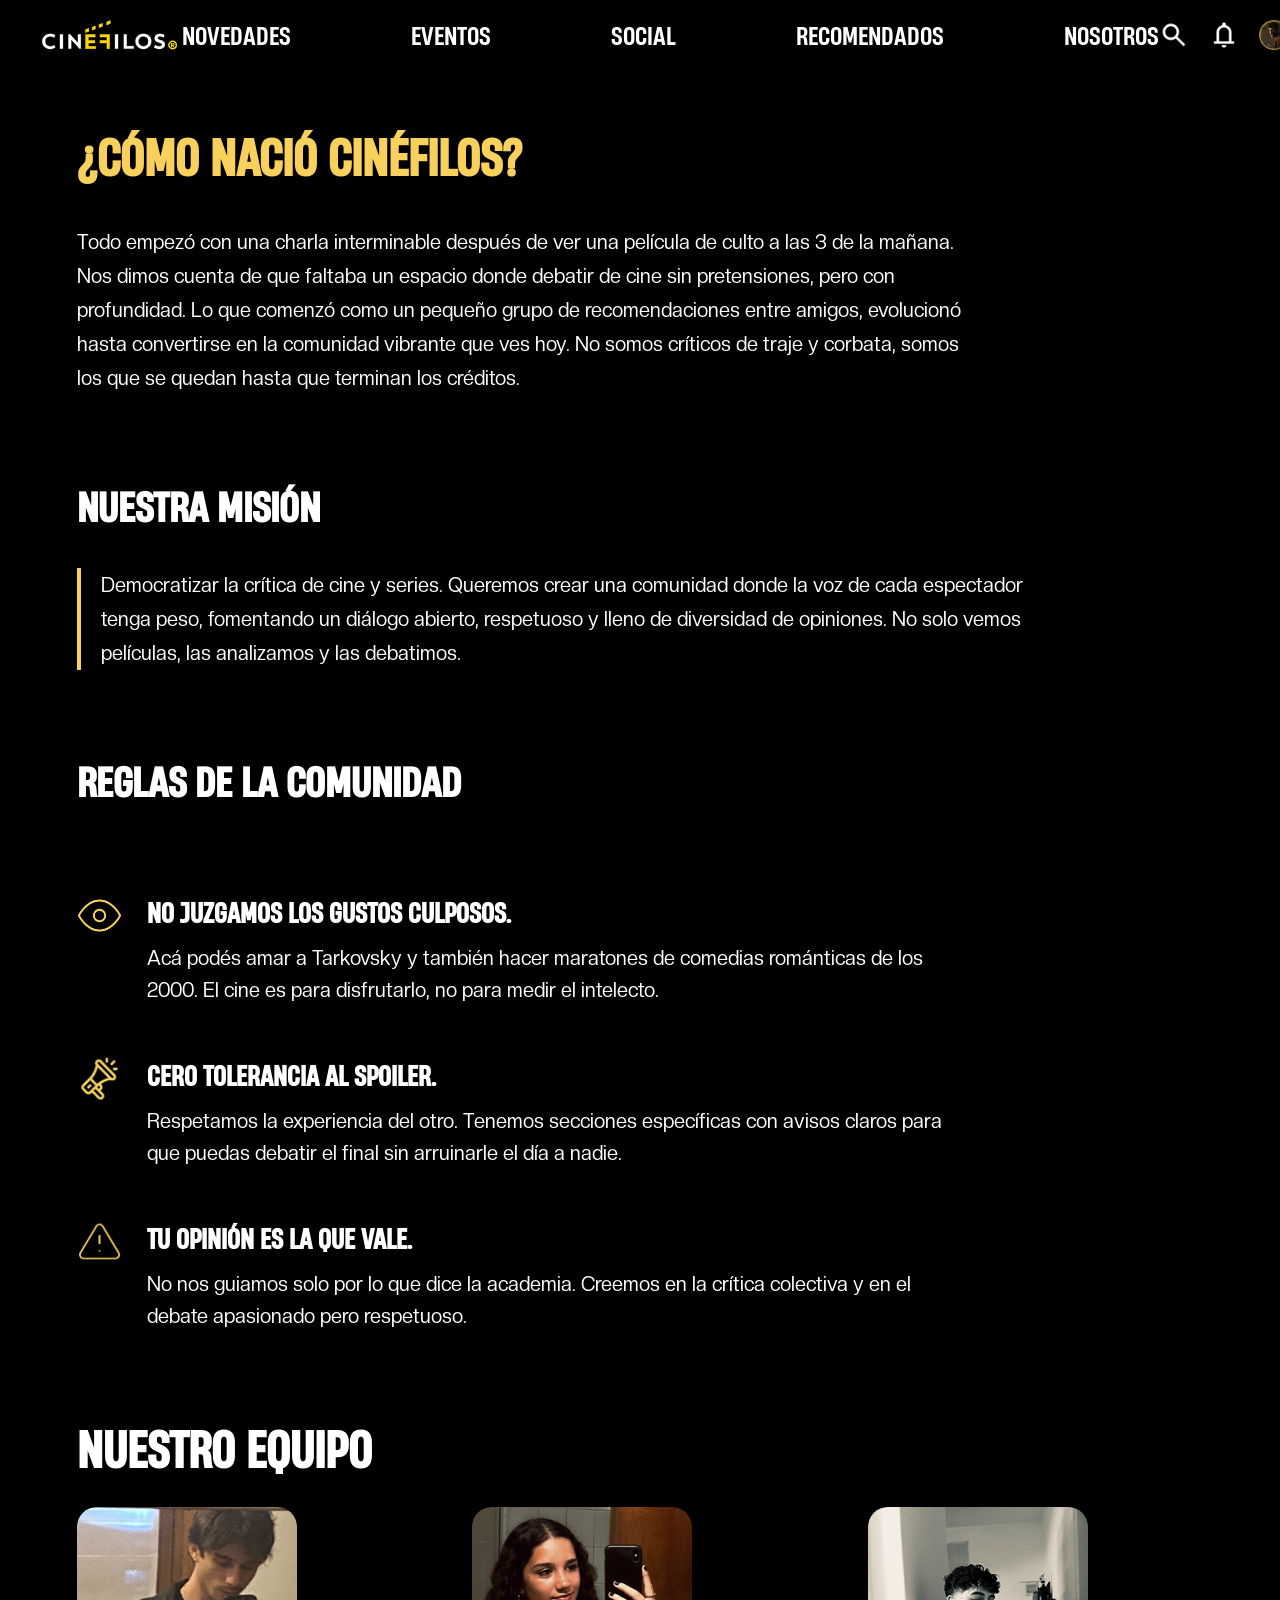
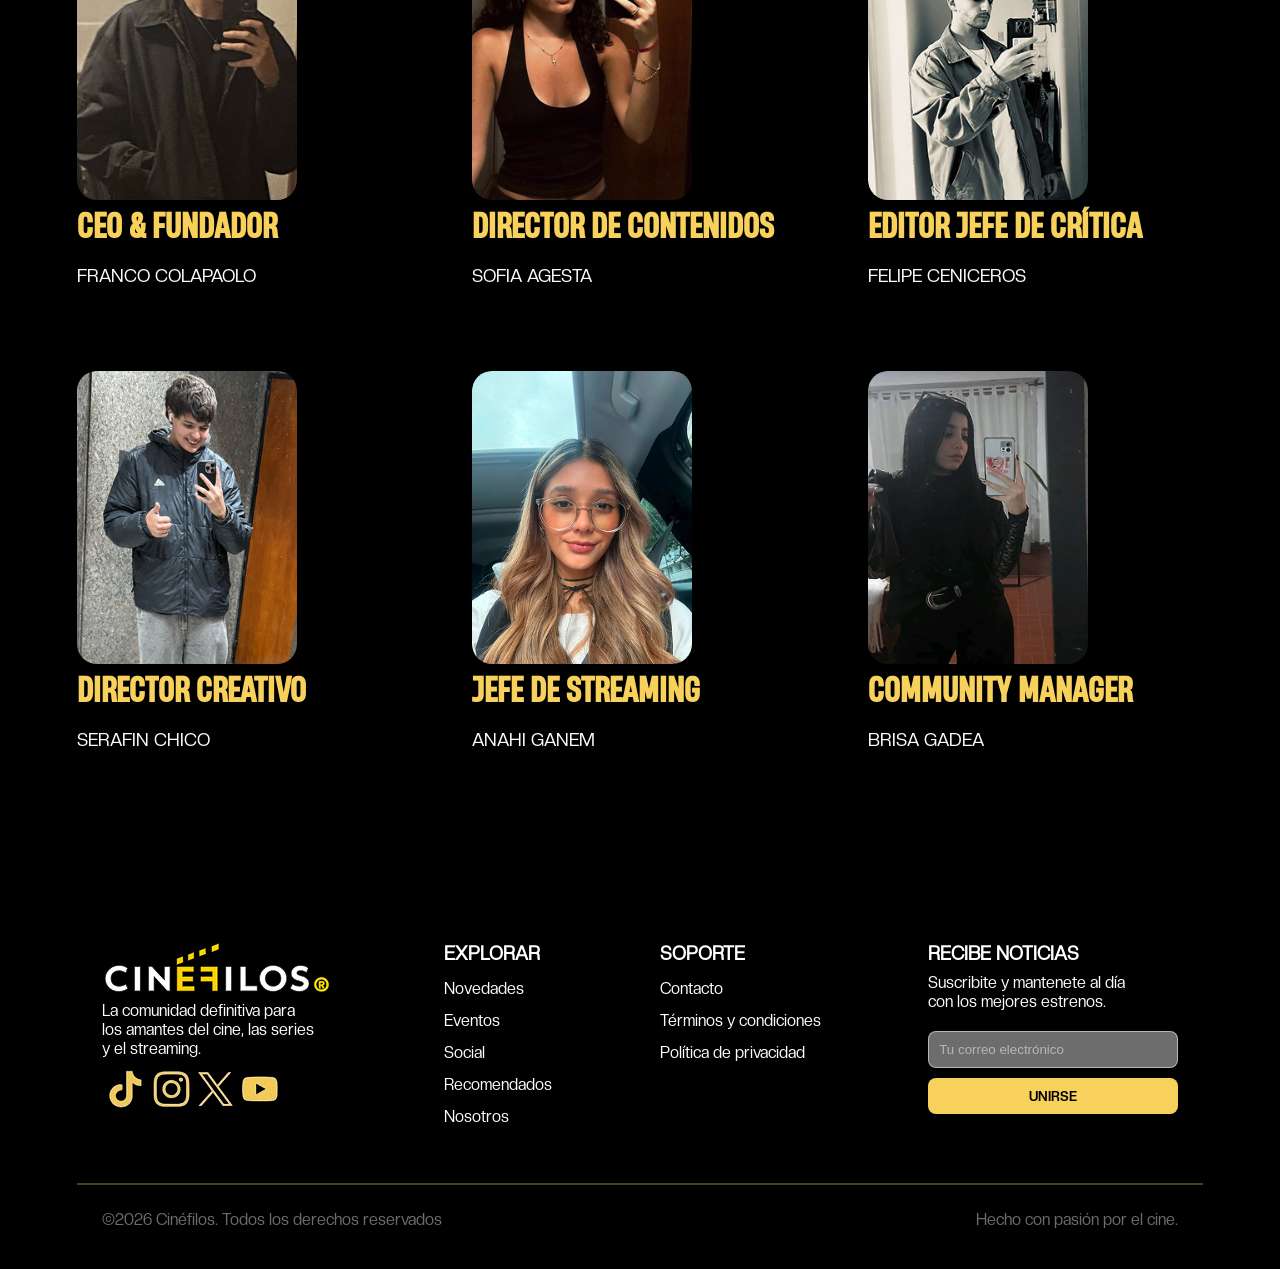
<file: nosotros.html>
<html>

<head>
    <title>Cinéfilos Oficial</title>
    <link rel="icon" type="image/png" href="imagenes/icono.png">
    <meta charset="utf-8">
    <meta name="viewport" content="width=device-width, initial-scale=1.0">
    <meta name="description" content="Mi primera pagina web">
    <meta name="language" content="es">
    <link rel="stylesheet" href="estilo.css">
</head>

<body>

    <nav class="navbar">
       <button class="hamburguesa">
            <img src="imagenes/menuhamburguesa.png" alt="Menú">
        </button>
       
        <div class="logo">
            <a href="index.html">
                <img src="imagenes/logo.png" alt="Logo">
            </a>
        </div>
        
        <ul class="menu">
              <li class="solo-mobile"><a href="index.html">INICIO</a></li>
            <li><a href="novedades.html">NOVEDADES</a></li>
            <li><a href="eventos.html">EVENTOS</a></li>
            <li><a href="social.html">SOCIAL</a></li>
            <li><a href="recomendados.html">RECOMENDADOS</a></li>
            <li><a href="nosotros.html">NOSOTROS</a></li>
           <li class="solo-mobile"><a href="perfil.html">CUENTA</a></li>
        </ul>

        <div class="extras">
            <button id="btnBuscar">
                <img src="imagenes/lupa.png" alt="Buscar">
            </button>
            <input type="search" id="busqueda" placeholder="Buscar...">
            <a class="notif">
                <img src="imagenes/notifications.png" alt="Usuario">
            </a>
            <a href="perfil.html" class="usuario">
                <img src="imagenes/usuario.png" alt="Usuario">
            </a>
        </div>
    </nav>
    <main>

        <section class="titulo-nosotros">
            <h1>¿CÓMO NACIÓ CINÉFILOS?</h1>

            <p>
                Todo empezó con una charla interminable después de ver una película de culto a las 3 de la mañana.
                Nos dimos cuenta de que faltaba un espacio donde debatir de cine sin pretensiones, pero con
                profundidad. Lo que comenzó como un pequeño grupo de recomendaciones entre amigos, evolucionó
                hasta convertirse en la comunidad vibrante que ves hoy. No somos críticos de traje y corbata,
                somos los que se quedan hasta que terminan los créditos.
            </p>
        </section>

        <section class="destacado-nosotros">
            <h2>NUESTRA MISIÓN</h2>

            <div class="mision-box">
                <p>
                    Democratizar la crítica de cine y series. Queremos crear una comunidad donde la voz de cada
                    espectador tenga peso, fomentando un diálogo abierto, respetuoso y lleno de diversidad de
                    opiniones. No solo vemos películas, las analizamos y las debatimos.
                </p>
            </div>
        </section>

        <section class="reglas-nosotros">
            <h2>REGLAS DE LA COMUNIDAD</h2>

            <div class="regla">
                <img src="imagenes/Eye.png" alt="">
                <div>
                    <h3>NO JUZGAMOS LOS GUSTOS CULPOSOS.</h3>
                    <p>
                        Acá podés amar a Tarkovsky y también hacer maratones de comedias románticas de los 2000.
                        El cine es para disfrutarlo, no para medir el intelecto.
                    </p>
                </div>
            </div>

            <div class="regla">
                <img src="imagenes/voz.png" alt="">
                <div>
                    <h3>CERO TOLERANCIA AL SPOILER.</h3>
                    <p>
                        Respetamos la experiencia del otro. Tenemos secciones específicas con avisos claros para
                        que puedas debatir el final sin arruinarle el día a nadie.
                    </p>
                </div>
            </div>

            <div class="regla">
                <img src="imagenes/Alert triangle.png" alt="">
                <div>
                    <h3>TU OPINIÓN ES LA QUE VALE.</h3>
                    <p>
                        No nos guiamos solo por lo que dice la academia. Creemos en la crítica colectiva y en el
                        debate apasionado pero respetuoso.
                    </p>
                </div>
            </div>

        </section>

        <section class="equipo">
    <h2>NUESTRO EQUIPO</h2>

    <div class="equipo-grid">

        <article class="miembro">
            <img src="imagenes/Rectangle 60.png" alt="">
            <h3>CEO & FUNDADOR</h3>
            <p>
               FRANCO COLAPAOLO
            </p>
        </article>

        <article class="miembro">
            <img src="imagenes/Rectangle 55.png" alt="">
            <h3>DIRECTOR DE CONTENIDOS</h3>
            <p>
               SOFIA AGESTA
            </p>
        </article>

        <article class="miembro">
            <img src="imagenes/Rectangle 56.png" alt="">
            <h3>EDITOR JEFE DE CRÍTICA</h3>
            <p>
                FELIPE CENICEROS
            </p>
        </article>

        <article class="miembro">
            <img src="imagenes/Rectangle 58.png" alt="">
            <h3>DIRECTOR CREATIVO</h3>
            <p>
                SERAFIN CHICO
            </p>
        </article>

        <article class="miembro">
            <img src="imagenes/Rectangle 57.png" alt="">
            <h3>JEFE DE STREAMING</h3>
            <p>
                ANAHI GANEM
            </p>
        </article>

        <article class="miembro">
            <img src="imagenes/image 45.png" alt="">
            <h3>COMMUNITY MANAGER</h3>
            <p>
                BRISA GADEA
            </p>
        </article>

    </div>
</section>




    </main>


      <footer class="footer">
        <div class="footer-arriba">
            <div class="footer-item">
                <img src="imagenes/logo.png">
                <p>La comunidad definitiva para <br>los amantes del cine, las series </br> y el streaming.</p>
                <img src="imagenes/redes.png">
            </div>
            <div class="footer-item espaciado">
                <h3>EXPLORAR</h3>
                <p>Novedades</p>
                <p>Eventos</p>
                <p>Social</p>
                <p>Recomendados</p>
                <p>Nosotros</p>
            </div>
            <div class="footer-item espaciado">
                <h3>SOPORTE</h3>
                <p>Contacto</p>
                <p>Términos y condiciones</p>
                <p>Política de privacidad</p>
            </div>
            <div class="footer-item">
                <h3 class="footer-item espaciado">RECIBE NOTICIAS</h3>
                <p>Suscribite y mantenete al día <br>con los mejores estrenos.</br></p>
                <input type="email" placeholder="Tu correo electrónico">
                <button class="btn-unirse">UNIRSE</button>
            </div>
        </div>



        <div class="footer-centro">
            <p>©2026 Cinéfilos. Todos los derechos reservados</p>
            <p class="textoizq">Hecho con pasión por el cine.</p>
        </div>
    </footer>
    <script src="script.js"></script>
</body>

</html>
</file>
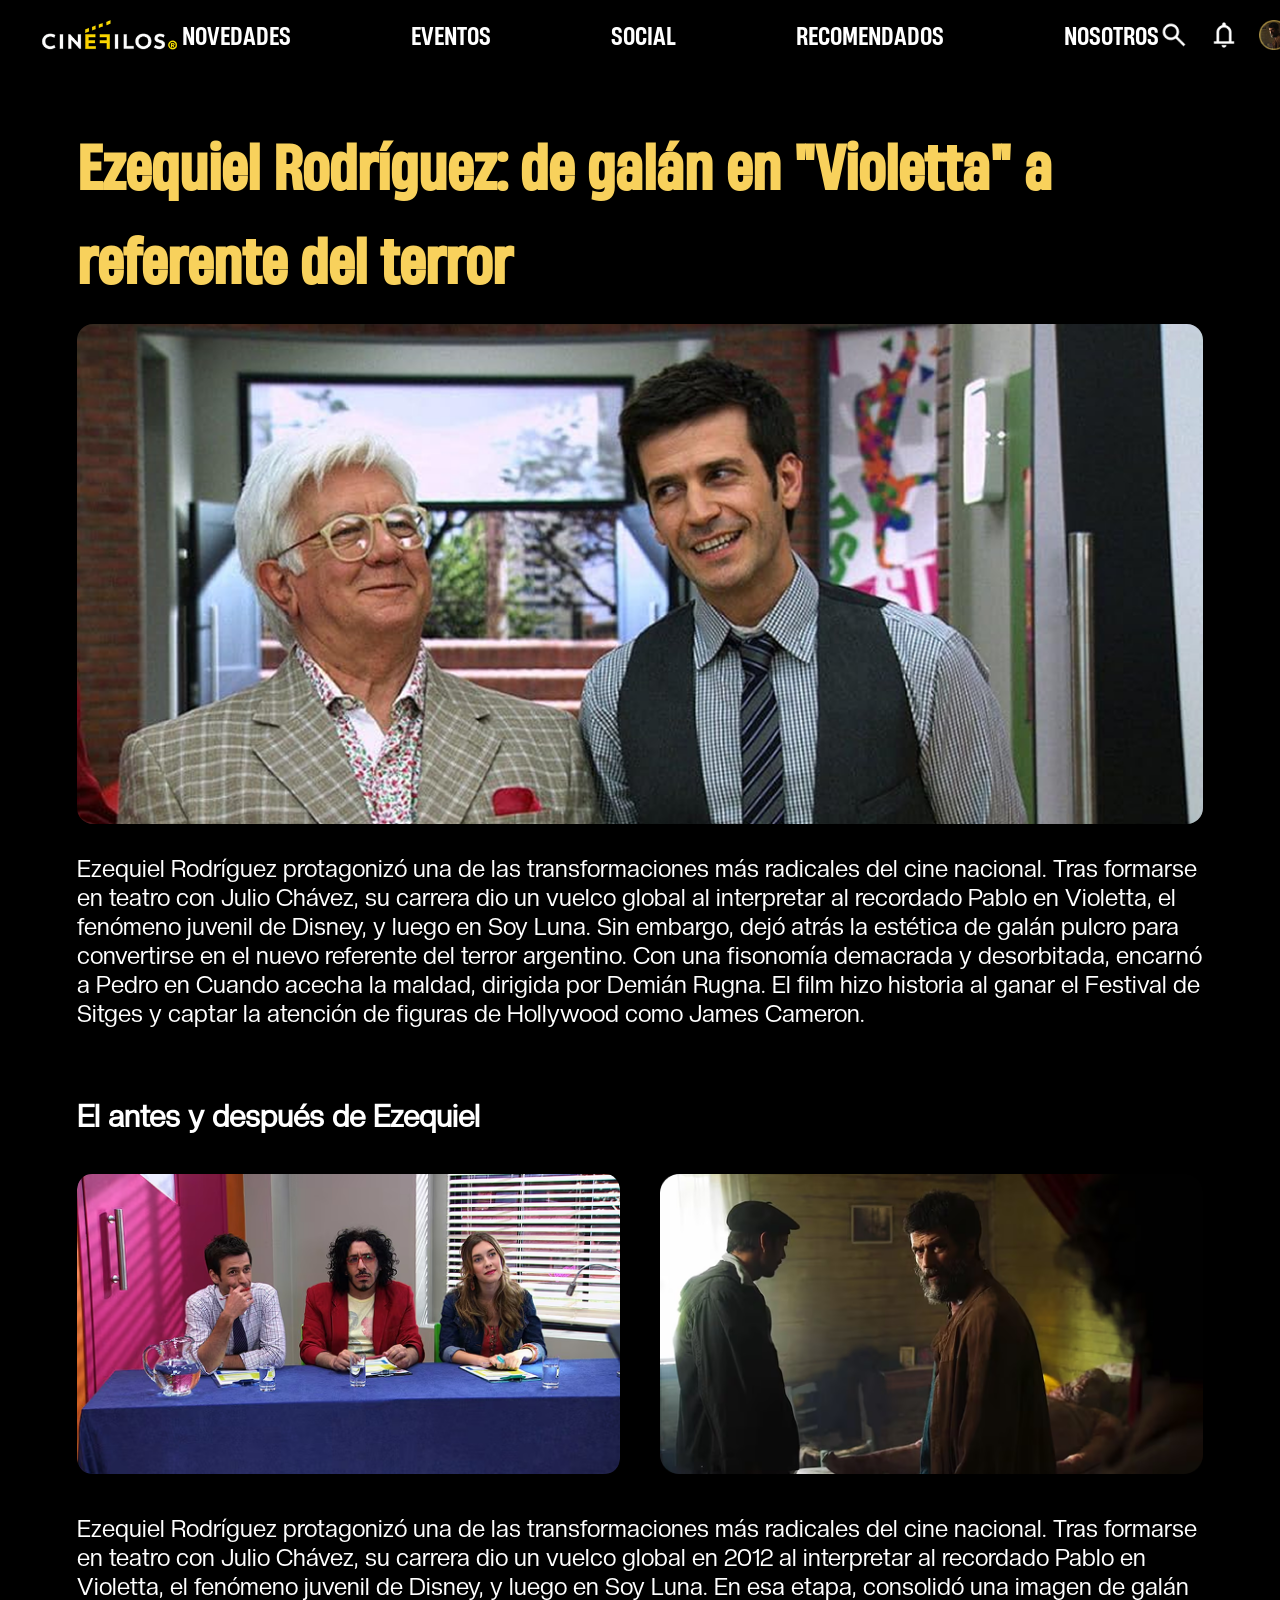
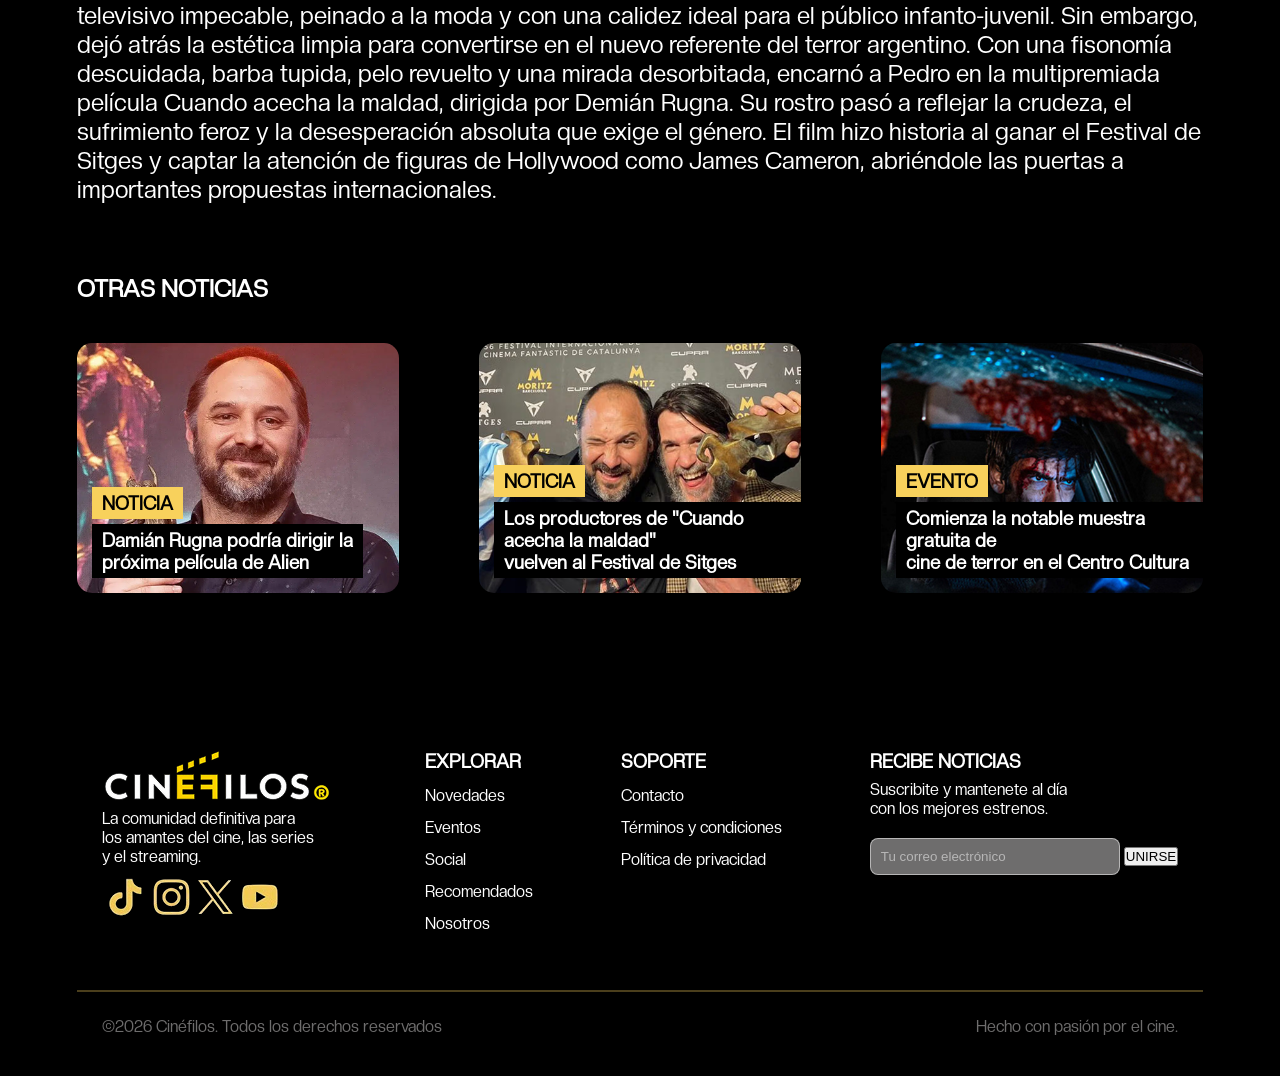
<file: noticia.html>
<html>

<head>
    <title>Cinéfilos Oficial</title>
    <link rel="icon" type="image/png" href="imagenes/icono.png">
    <meta charset="utf-8">
    <meta name="viewport" content="width=device-width, initial-scale=1.0">
    <meta name="description" content="Mi primera pagina web">
    <meta name="language" content="es">
    <link rel="stylesheet" href="estilo.css">
</head>

<body>

    <nav class="navbar">
       <button class="hamburguesa">
            <img src="imagenes/menuhamburguesa.png" alt="Menú">
        </button>
       
        <div class="logo">
            <a href="index.html">
                <img src="imagenes/logo.png" alt="Logo">
            </a>
        </div>
        
        <ul class="menu">
              <li class="solo-mobile"><a href="index.html">INICIO</a></li>
            <li><a href="novedades.html">NOVEDADES</a></li>
            <li><a href="eventos.html">EVENTOS</a></li>
            <li><a href="social.html">SOCIAL</a></li>
            <li><a href="recomendados.html">RECOMENDADOS</a></li>
            <li><a href="nosotros.html">NOSOTROS</a></li>
           <li class="solo-mobile"><a href="perfil.html">CUENTA</a></li>
        </ul>

        <div class="extras">
            <button id="btnBuscar">
                <img src="imagenes/lupa.png" alt="Buscar">
            </button>
            <input type="search" id="busqueda" placeholder="Buscar...">
            <a class="notif">
                <img src="imagenes/notifications.png" alt="Usuario">
            </a>
            <a href="perfil.html" class="usuario">
                <img src="imagenes/usuario.png" alt="Usuario">
            </a>
        </div>
    </nav>

    <main>
        <section class="titulo">
            <h1>Ezequiel Rodríguez: de galán en "Violetta" a referente del terror</h1>
        </section>
        <section class="destacado">
            <img src="imagenes/imagennovedades.png" alt="">

        </section>

        <section class="breve">
            <h3>Ezequiel Rodríguez protagonizó una de las transformaciones más radicales del cine nacional. Tras
                formarse en teatro con Julio Chávez, su carrera dio un vuelco global al interpretar al recordado Pablo
                en Violetta, el fenómeno juvenil de Disney, y luego en Soy Luna. Sin embargo, dejó atrás la estética de
                galán pulcro para convertirse en el nuevo referente del terror argentino. Con una fisonomía demacrada y
                desorbitada, encarnó a Pedro en Cuando acecha la maldad, dirigida por Demián Rugna. El film hizo
                historia al ganar el Festival de Sitges y captar la atención de figuras de Hollywood como James Cameron.
            </h3>
        </section>

        <section class="continua">

            <h2>El antes y después de Ezequiel</h2>
            <div class="imagenes-noti">
                <img src="imagenes/image 54.png">
                <img src="imagenes/image 55.png">
            </div>

            <div class="comentario-info">
                <h3>Ezequiel Rodríguez protagonizó una de las transformaciones más radicales del cine nacional. Tras
                    formarse en teatro con Julio Chávez, su carrera dio un vuelco global en 2012 al interpretar al
                    recordado Pablo en Violetta, el fenómeno juvenil de Disney, y luego en Soy Luna. En esa etapa,
                    consolidó una imagen de galán televisivo impecable, peinado a la moda y con una calidez ideal para
                    el público infanto-juvenil.
                    Sin embargo, dejó atrás la estética limpia para convertirse en el nuevo referente del terror
                    argentino. Con una fisonomía descuidada, barba tupida, pelo revuelto y una mirada desorbitada,
                    encarnó a Pedro en la multipremiada película Cuando acecha la maldad, dirigida por Demián Rugna. Su
                    rostro pasó a reflejar la crudeza, el sufrimiento feroz y la desesperación absoluta que exige el
                    género. El film hizo historia al ganar el Festival de Sitges y captar la atención de figuras de
                    Hollywood como James Cameron, abriéndole las puertas a importantes propuestas internacionales.
                </h3>
            </div>
        </section>



        <section class="pelis-noticias">
            <h2>OTRAS NOTICIAS</h2>
            <div class="cards">
                <div class="card">
                    <img src="imagenes/img1.png" alt="">
                    <div class="texto-card">
                        <h3 class="etiqueta">NOTICIA</h3>
                        <h3>Damián Rugna podría dirigir la <br>próxima película de Alien </br></h3>
                    </div>
                </div>
                <div class="card">
                    <img src="imagenes/img2.png" alt="">
                    <div class="texto-card">
                        <h3 class="etiqueta">NOTICIA</h3>
                        <h3>Los productores de "Cuando acecha la maldad" <br>vuelven al Festival de Sitges</BR></h3>
                    </div>
                </div>
                <div class="card">
                    <img src="imagenes/img3.png" alt="">
                    <div class="texto-card">
                        <h3 class="etiqueta">EVENTO</h3>
                        <h3>Comienza la notable muestra gratuita de<br>cine de terror en el Centro Cultura</br></h3>
                    </div>
                </div>
            </div>
        </section>
    </main>


    <footer class="footer">
        <div class="footer-arriba">
            <div class="footer-item">
                <img src="imagenes/logo.png">
                <p>La comunidad definitiva para <br>los amantes del cine, las series </br> y el streaming.</p>
                <img src="imagenes/redes.png">
            </div>
            <div class="footer-item espaciado">
                <h3>EXPLORAR</h3>
                <p>Novedades</p>
                <p>Eventos</p>
                <p>Social</p>
                <p>Recomendados</p>
                <p>Nosotros</p>
            </div>
            <div class="footer-item espaciado">
                <h3>SOPORTE</h3>
                <p>Contacto</p>
                <p>Términos y condiciones</p>
                <p>Política de privacidad</p>
            </div>
            <div class="footer-item">
                <h3 class="footer-item espaciado">RECIBE NOTICIAS</h3>
                <p>Suscribite y mantenete al día <br>con los mejores estrenos.</br></p>
                <input type="email" placeholder="Tu correo electrónico">
                <button>UNIRSE</button>
            </div>
        </div>



        <div class="footer-centro">
            <p>©2026 Cinéfilos. Todos los derechos reservados</p>
            <p class="textoizq">Hecho con pasión por el cine.</p>
        </div>
    </footer>
    <script src="script.js"></script>
</body>

</html>
</file>
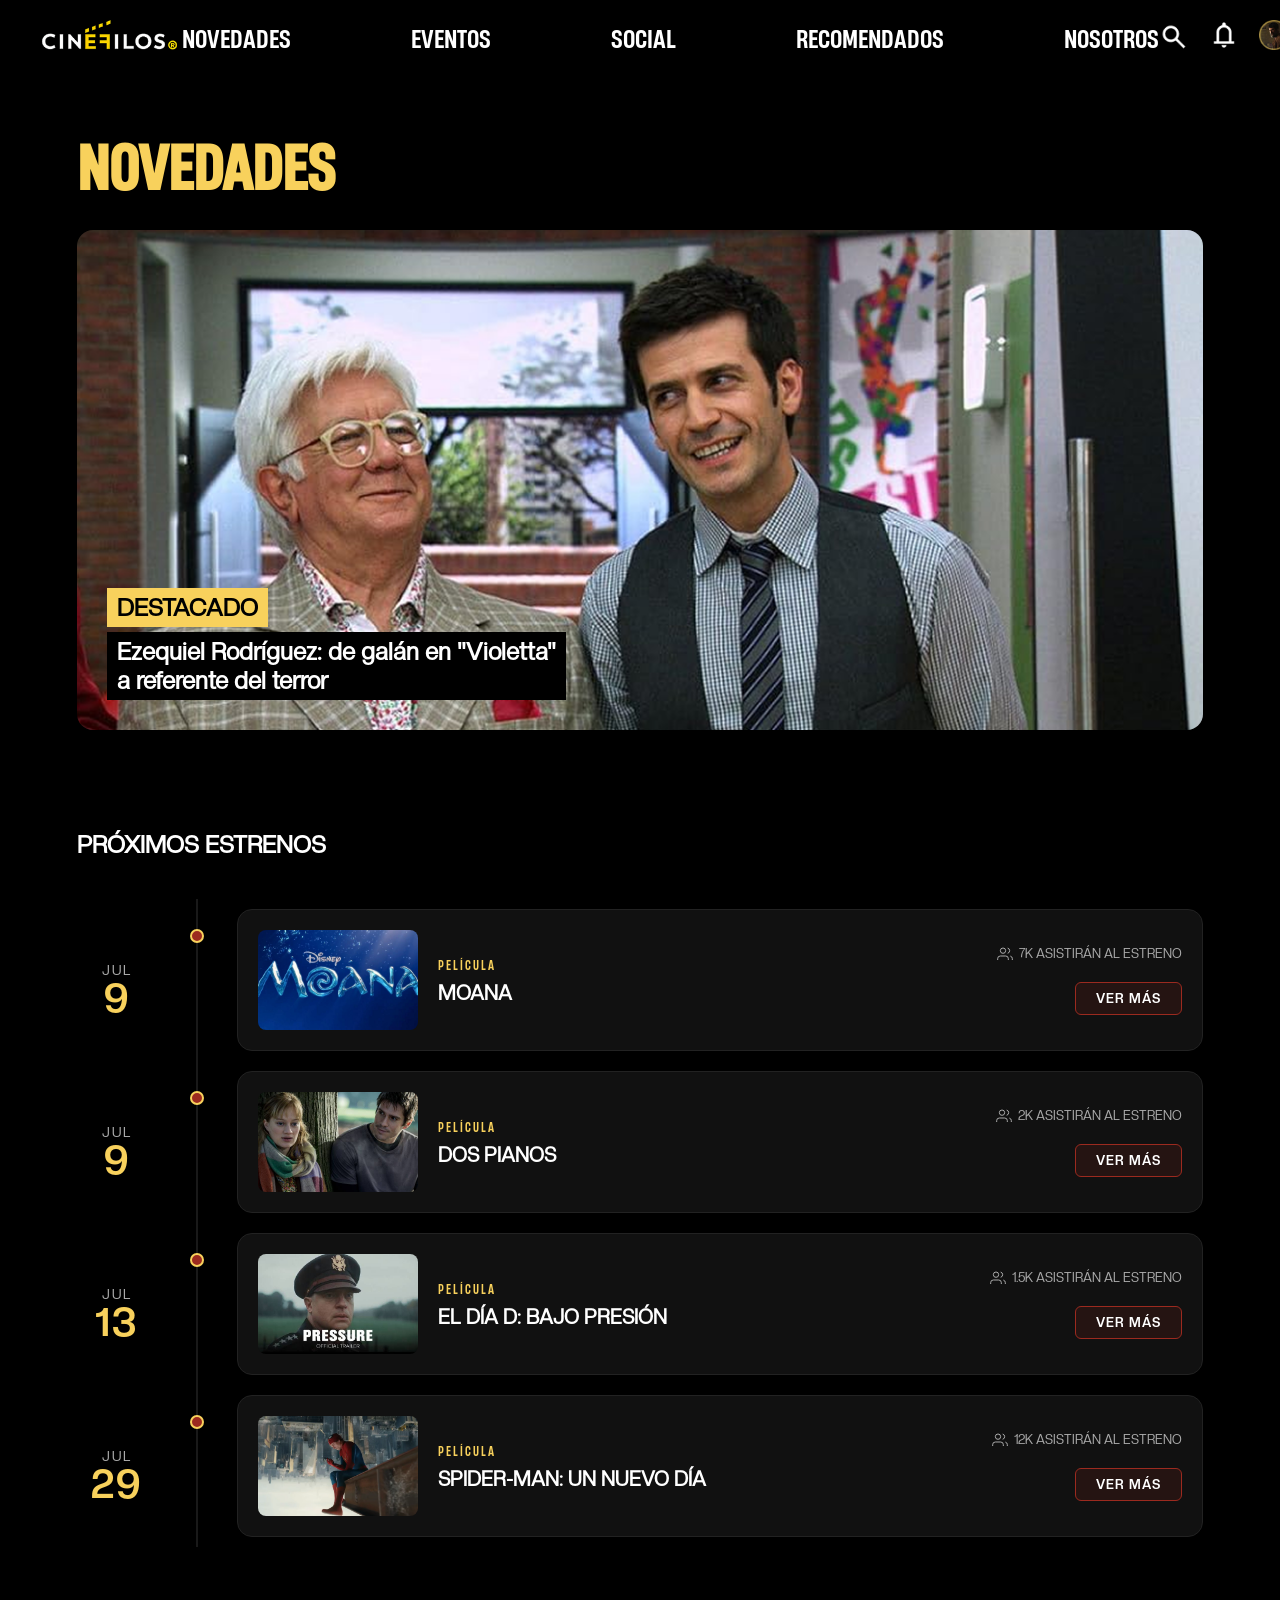
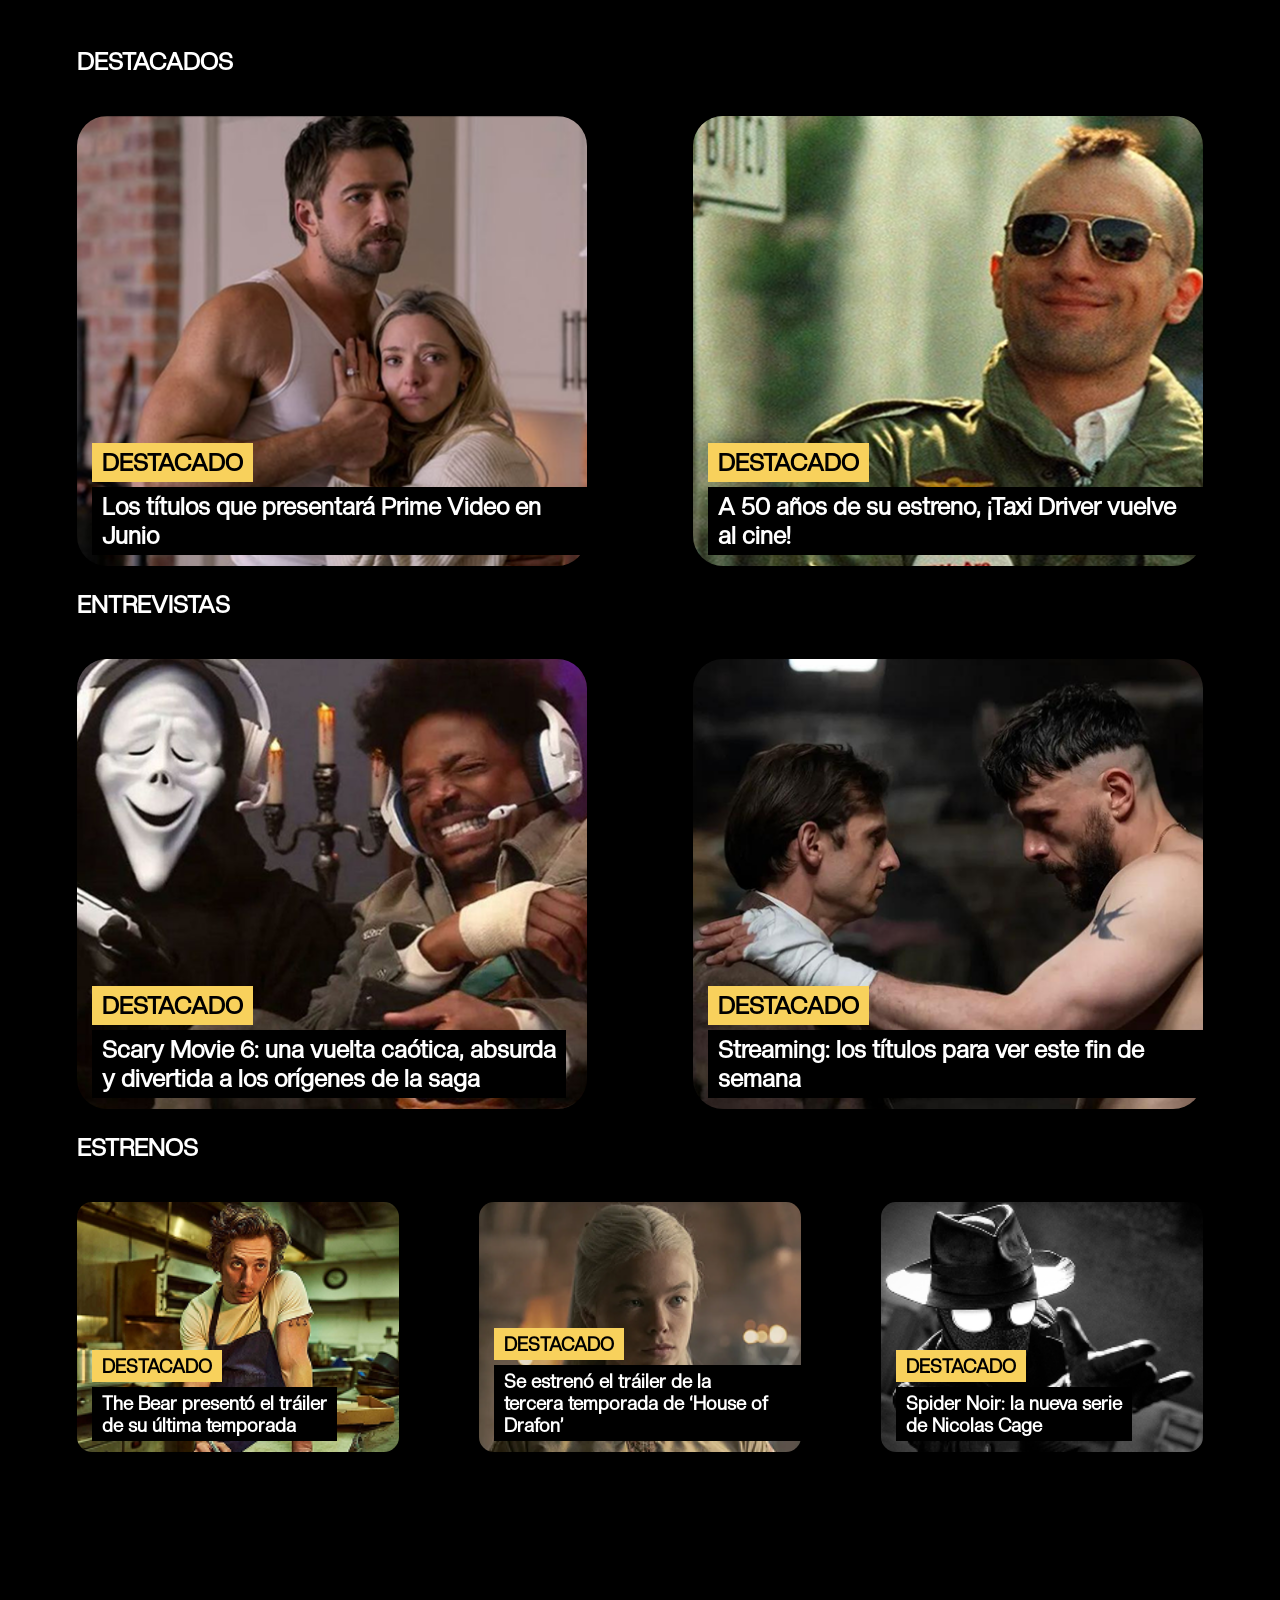
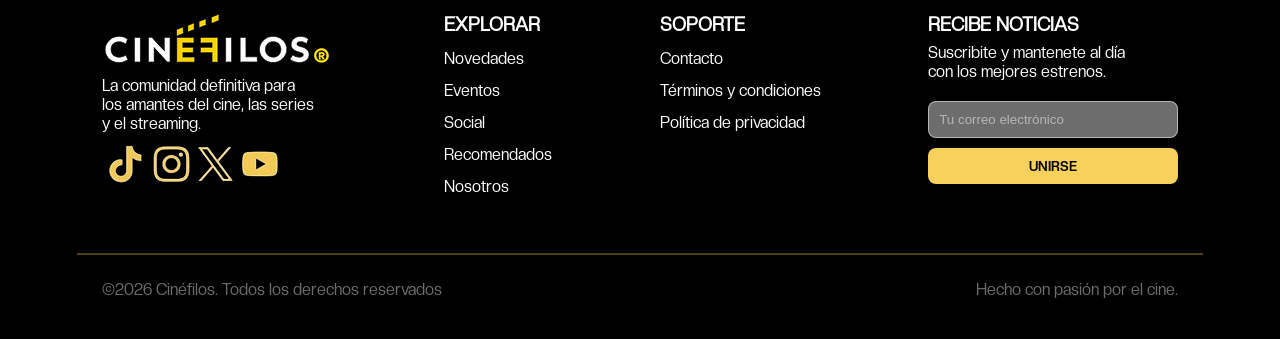
<file: novedades.html>
<!DOCTYPE html>
<html lang="es">

<head>
    <title>Novedades - Cinéfilos</title>
    <link rel="icon" type="image/png" href="imagenes/logomobile.png">
    <meta charset="utf-8">
    <meta name="viewport" content="width=device-width, initial-scale=1.0">
    <link rel="stylesheet" href="estilo.css">
</head>

<body>

   <nav class="navbar">
       <button class="hamburguesa">
            <img src="imagenes/menuhamburguesa.png" alt="Menú">
        </button>
       
        <div class="logo">
            <a href="index.html">
                <img src="imagenes/logo.png" alt="Logo">
            </a>
        </div>
        
        <ul class="menu">
              <li class="solo-mobile"><a href="index.html">INICIO</a></li>
            <li><a href="novedades.html">NOVEDADES</a></li>
            <li><a href="eventos.html">EVENTOS</a></li>
            <li><a href="social.html">SOCIAL</a></li>
            <li><a href="recomendados.html">RECOMENDADOS</a></li>
            <li><a href="nosotros.html">NOSOTROS</a></li>
           <li class="solo-mobile"><a href="perfil.html">CUENTA</a></li>
        </ul>

        <div class="extras">
            <button id="btnBuscar">
                <img src="imagenes/lupa.png" alt="Buscar">
            </button>
            <input type="search" id="busqueda" placeholder="Buscar...">
            <a class="notif">
                <img src="imagenes/notifications.png" alt="Usuario">
            </a>
            <a href="perfil.html" class="usuario">
                <img src="imagenes/usuario.png" alt="Usuario">
            </a>
        </div>
    </nav>

    <main>
        <section class="titulo">
            <h1>NOVEDADES</h1>
        </section>
        <!-- DESTACADO -->
        <a href="noticia.html" class="destacado">
            <img src="imagenes/imagennovedades.png" alt="">

            <div class="texto-carrusel">
                <h2 class="etiqueta">DESTACADO</h2>
                <h2>Ezequiel Rodríguez: de galán en "Violetta" <br>a referente del terror</h2>
            </div>
        </a>

        <!-- PRÓXIMOS ESTRENOS -->
        <section class="timeline-home">
            <h2>PRÓXIMOS ESTRENOS</h2>

            <div class="timeline">

                <!-- EVENTO 1 -->
                <div class="evento-row">
                    <div class="evento-fecha">
                        <span>JUL</span>
                        <span class="dia">9</span>
                    </div>
                    <div class="evento-linea">
                        <div class="evento-circulo"></div>
                    </div>
                    <div class="evento-card">
                        <img src="imagenes/estreno1.jpg" alt="Festival de Cannes">
                        <div class="evento-info">
                            <span class="evento-tipo">PELÍCULA</span>
                            <h3>MOANA</h3>
                        </div>
                        <div class="evento-meta">

                            <div class="evento-meta-item">
                                <svg viewBox="0 0 24 24" fill="none" stroke-width="1.5">
                                    <path d="M17 21v-2a4 4 0 0 0-4-4H5a4 4 0 0 0-4 4v2" />
                                    <circle cx="9" cy="7" r="4" />
                                    <path d="M23 21v-2a4 4 0 0 0-3-3.87" />
                                    <path d="M16 3.13a4 4 0 0 1 0 7.75" />
                                </svg>
                                7K ASISTIRÁN AL ESTRENO
                            </div>
                            <button class="btn-ver">VER MÁS</button>
                        </div>
                    </div>
                </div>

                <!-- EVENTO 2 -->
                <div class="evento-row">
                    <div class="evento-fecha">
                        <span>JUL</span>
                        <span class="dia">9</span>
                    </div>
                    <div class="evento-linea">
                        <div class="evento-circulo"></div>
                    </div>
                    <div class="evento-card">
                        <img src="imagenes/estreno2.jpg" alt="Festival de Cannes">
                        <div class="evento-info">
                            <span class="evento-tipo">PELÍCULA</span>
                            <h3>DOS PIANOS</h3>
                        </div>
                        <div class="evento-meta">

                            <div class="evento-meta-item">
                                <svg viewBox="0 0 24 24" fill="none" stroke-width="1.5">
                                    <path d="M17 21v-2a4 4 0 0 0-4-4H5a4 4 0 0 0-4 4v2" />
                                    <circle cx="9" cy="7" r="4" />
                                    <path d="M23 21v-2a4 4 0 0 0-3-3.87" />
                                    <path d="M16 3.13a4 4 0 0 1 0 7.75" />
                                </svg>
                                2K ASISTIRÁN AL ESTRENO
                            </div>
                            <button class="btn-ver">VER MÁS</button>
                        </div>
                    </div>

                </div>

                <!-- EVENTO 3 -->
                <div class="evento-row">
                    <div class="evento-fecha">
                        <span>JUL</span>
                        <span class="dia">13</span>
                    </div>
                    <div class="evento-linea">
                        <div class="evento-circulo"></div>
                    </div>
                    <div class="evento-card">
                        <img src="imagenes/estreno3.jpg" alt="Festival de Cannes">
                        <div class="evento-info">
                            <span class="evento-tipo">PELÍCULA</span>
                            <h3>EL DÍA D: BAJO PRESIÓN</h3>

                        </div>
                        <div class="evento-meta">

                            <div class="evento-meta-item">
                                <svg viewBox="0 0 24 24" fill="none" stroke-width="1.5">
                                    <path d="M17 21v-2a4 4 0 0 0-4-4H5a4 4 0 0 0-4 4v2" />
                                    <circle cx="9" cy="7" r="4" />
                                    <path d="M23 21v-2a4 4 0 0 0-3-3.87" />
                                    <path d="M16 3.13a4 4 0 0 1 0 7.75" />
                                </svg>
                                1.5K ASISTIRÁN AL ESTRENO
                            </div>
                            <button class="btn-ver">VER MÁS</button>
                        </div>

                    </div>
                </div>

                <!-- EVENTO 4 -->
                <div class="evento-row">
                    <div class="evento-fecha">
                        <span>JUL</span>
                        <span class="dia">29</span>
                    </div>
                    <div class="evento-linea">
                        <div class="evento-circulo"></div>
                    </div>
                    <div class="evento-card">
                        <img src="imagenes/estreno4.webp" alt="Festival de Cannes">
                        <div class="evento-info">
                            <span class="evento-tipo">PELÍCULA</span>
                            <h3>SPIDER-MAN: UN NUEVO DÍA</h3>
                        </div>
                        <div class="evento-meta">

                            <div class="evento-meta-item">
                                <svg viewBox="0 0 24 24" fill="none" stroke-width="1.5">
                                    <path d="M17 21v-2a4 4 0 0 0-4-4H5a4 4 0 0 0-4 4v2" />
                                    <circle cx="9" cy="7" r="4" />
                                    <path d="M23 21v-2a4 4 0 0 0-3-3.87" />
                                    <path d="M16 3.13a4 4 0 0 1 0 7.75" />
                                </svg>
                                12K ASISTIRÁN AL ESTRENO
                            </div>
                            <button class="btn-ver">VER MÁS</button>
                        </div>
                    </div>
                </div>
        </section>

        <section class="noticias">
            <h2>DESTACADOS</h2>

            <div class="grid-noticias">

                <article class="noticia">
                    <img src="imagenes/noticia1.png" alt="">
                    <div class="texto-carrusel">
                        <h2 class="etiqueta">DESTACADO</h2>
                        <h2>Los títulos que presentará Prime Video en Junio</h2>
                    </div>
                </article>

                <article class="noticia">
                    <img src="imagenes/noticia2.png" alt="">
                    <div class="texto-carrusel">
                        <h2 class="etiqueta">DESTACADO</h2>
                        <h2>A 50 años de su estreno, ¡Taxi Driver vuelve al cine!</h2>
                    </div>
            </div>

            </article>
        </section>

        <section class="noticias">
            <h2>ENTREVISTAS</h2>

            <div class="grid-noticias">
                <article class="noticia">
                    <img src="imagenes/noticia3.png" alt="">
                    <div class="texto-carrusel">
                        <h2 class="etiqueta">DESTACADO</h2>
                        <h2>Scary Movie 6: una vuelta caótica, absurda <br> y divertida a los orígenes de la saga </br>
                        </h2>
                    </div>
                </article>

                <article class="noticia">
                    <img src="imagenes/noticia4.png" alt="">
                    <div class="texto-carrusel">
                        <h2 class="etiqueta">DESTACADO</h2>
                        <h2>Streaming: los títulos para ver este fin de semana</h2>
                    </div>
                </article>

            </div>
        </section>
        <section class="pelis-noticias">
            <h2>ESTRENOS</h2>
            <div class="cards">
                <div class="card">
                    <img src="imagenes/peli1.png" alt="">
                    <div class="texto-card">
                        <h3 class="etiqueta">DESTACADO</h3>
                        <h3>The Bear presentó el tráiler <BR> de su
                            última temporada</BR></h3>
                    </div>
                </div>
                <div class="card">
                    <img src="imagenes/peli2.png" alt="">
                    <div class="texto-card">
                        <h3 class="etiqueta">DESTACADO</h3>
                        <h3>Se estrenó el tráiler de la <br>tercera temporada de ‘House of Drafon’</BR></h3>
                    </div>
                </div>
                <div class="card">
                    <img src="imagenes/peli3.png" alt="">
                    <div class="texto-card">
                        <h3 class="etiqueta">DESTACADO</h3>
                        <h3>Spider Noir: la nueva serie <br>de Nicolas Cage </br></h3>
                    </div>
                </div>
            </div>
        </section>

    </main>


    <footer class="footer">
        <div class="footer-arriba">
            <div class="footer-item">
                <img src="imagenes/logo.png">
                <p>La comunidad definitiva para <br>los amantes del cine, las series</br> y el streaming.</p>
                <img src="imagenes/redes.png">
            </div>
            <div class="footer-item espaciado">
                <h3>EXPLORAR</h3>
                <p>Novedades</p>
                <p>Eventos</p>
                <p>Social</p>
                <p>Recomendados</p>
                <p>Nosotros</p>
            </div>
            <div class="footer-item espaciado">
                <h3>SOPORTE</h3>
                <p>Contacto</p>
                <p>Términos y condiciones</p>
                <p>Política de privacidad</p>
            </div>
            <div class="footer-item">
                <h3 class="footer-item espaciado">RECIBE NOTICIAS</h3>
                <p>Suscribite y mantenete al día <br>con los mejores estrenos.</br></p>
                <input type="email" placeholder="Tu correo electrónico">
                <button class="btn-unirse">UNIRSE</button>
            </div>
        </div>
        <div class="footer-centro">
            <p>©2026 Cinéfilos. Todos los derechos reservados</p>
            <p class="textoizq">Hecho con pasión por el cine.</p>
        </div>
    </footer>


    <script src="script.js"></script>

</body>

</html>
</file>
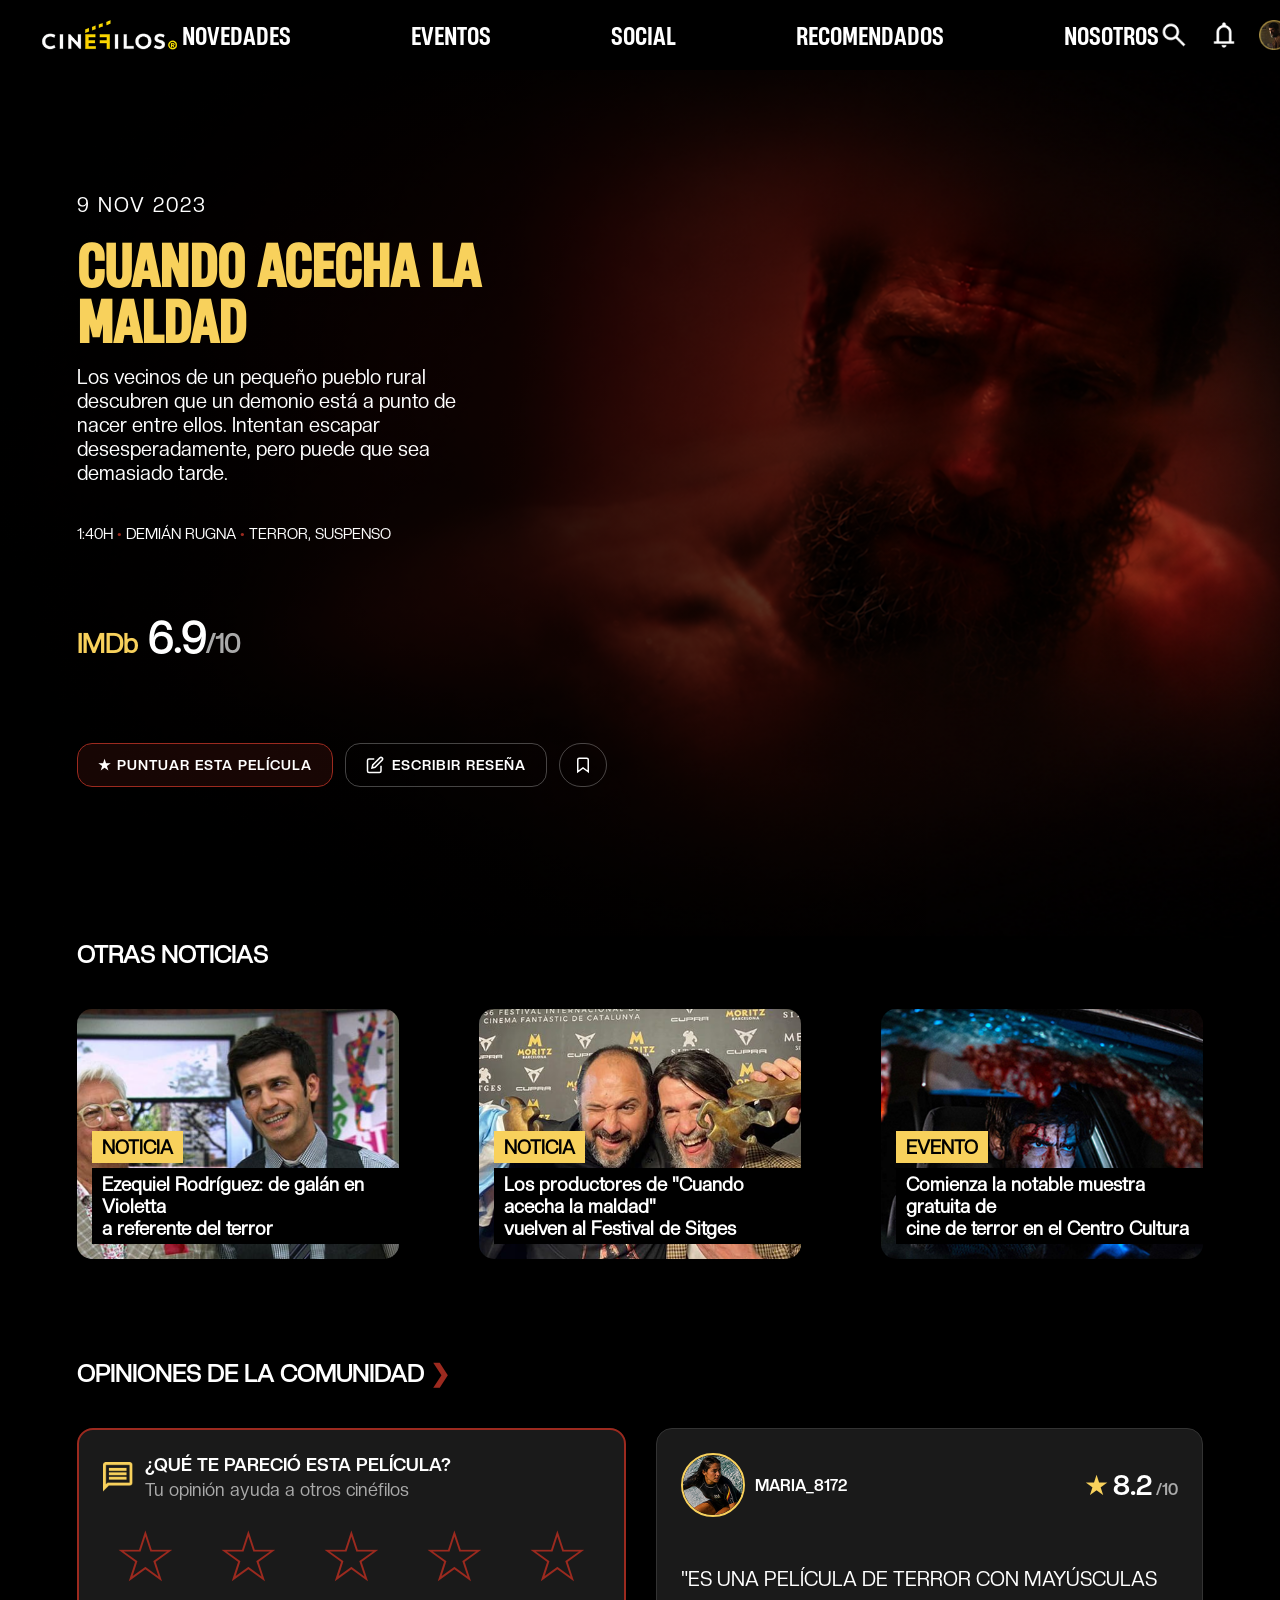
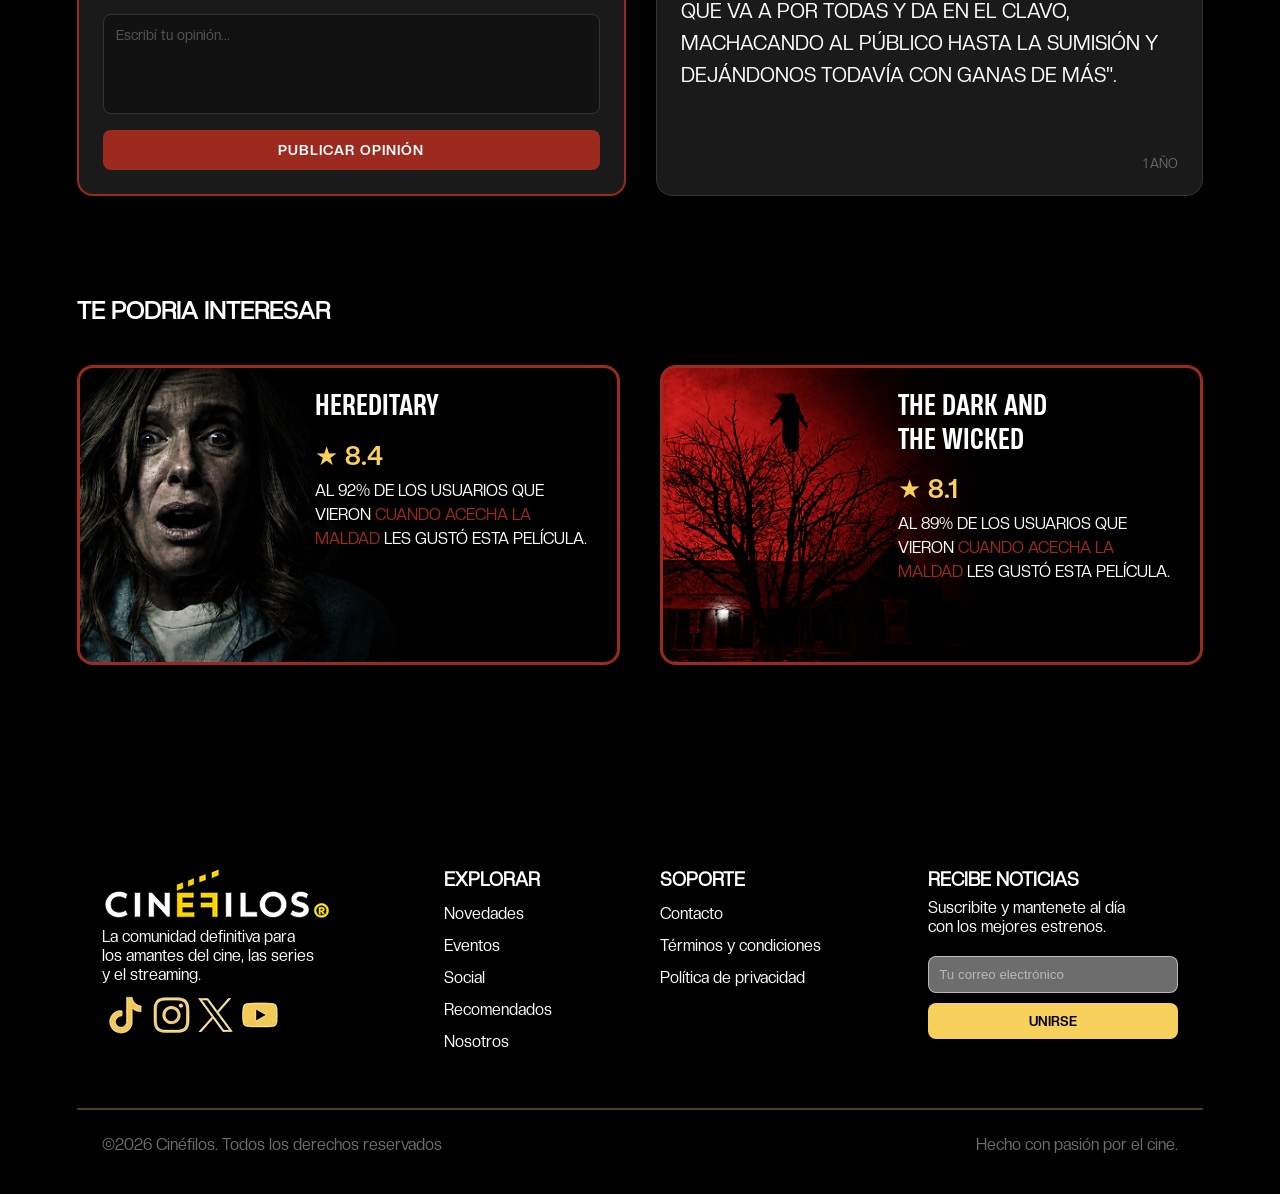
<file: pelicula.html>
<html>

<head>
    <title>Cinéfilos Oficial</title>
    <link rel="icon" type="image/png" href="imagenes/icono.png">
    <meta charset="utf-8">
    <meta name="viewport" content="width=device-width, initial-scale=1.0">
    <meta name="description" content="Mi primera pagina web">
    <meta name="language" content="es">
    <link rel="stylesheet" href="estilo.css">
    <meta name="viewport" content="width=device-width, initial-scale=1.0">
</head>

<body>
    <nav class="navbar">
        <button class="hamburguesa">
            <img src="imagenes/menuhamburguesa.png" alt="Menú">
        </button>

        <div class="logo">
            <a href="index.html">
                <img src="imagenes/logo.png" alt="Logo">
            </a>
        </div>

        <ul class="menu">
            <li class="solo-mobile"><a href="index.html">INICIO</a></li>
            <li><a href="novedades.html">NOVEDADES</a></li>
            <li><a href="eventos.html">EVENTOS</a></li>
            <li><a href="social.html">SOCIAL</a></li>
            <li><a href="recomendados.html">RECOMENDADOS</a></li>
            <li><a href="nosotros.html">NOSOTROS</a></li>
            <li class="solo-mobile"><a href="perfil.html">CUENTA</a></li>
        </ul>

        <div class="extras">
            <button id="btnBuscar">
                <img src="imagenes/lupa.png" alt="Buscar">
            </button>
            <input type="search" id="busqueda" placeholder="Buscar...">
            <a class="notif">
                <img src="imagenes/notifications.png" alt="Usuario">
            </a>
            <a href="perfil.html" class="usuario">
                <img src="imagenes/usuario.png" alt="Usuario">
            </a>
        </div>
    </nav>
    <main>

        <!-- HERO -->
        <section class="hero-pelicula">
            <div class="hero-pelicula-contenido">
                <p class="hero-fecha">9 NOV 2023</p>
                <h1>CUANDO ACECHA LA MALDAD</h1>
                <p>Los vecinos de un pequeño pueblo rural descubren que un demonio está a punto de nacer entre ellos.
                    Intentan escapar desesperadamente, pero puede que sea demasiado tarde.</p>
                <p class="meta">1:40H <span style="color:#9C2A1F;">•</span> DEMIÁN RUGNA <span
                        style="color:#9C2A1F;">•</span> TERROR, SUSPENSO</p>
                <p class="hero-imdb"><span>IMDb</span>6.9<span class="hero-imdb-sub">/10</span></p>
                <div class="hero-botones">
                    <button class="btn-vermas">★ PUNTUAR ESTA PELÍCULA</button>
                    <button class="btn-vermas btn-vermas--outline">
                        <svg viewBox="0 0 24 24" fill="none" stroke="white" stroke-width="2" width="18" height="18">
                            <path d="M11 4H4a2 2 0 0 0-2 2v14a2 2 0 0 0 2 2h14a2 2 0 0 0 2-2v-7" />
                            <path d="M18.5 2.5a2.121 2.121 0 0 1 3 3L12 15l-4 1 1-4 9.5-9.5z" />
                        </svg>
                        ESCRIBIR RESEÑA
                    </button>
                    <button class="btn-vermas btn-vermas--icono">
                        <svg viewBox="0 0 24 24" fill="none" stroke="white" stroke-width="2" width="18" height="18">
                            <path d="M19 21l-7-5-7 5V5a2 2 0 0 1 2-2h10a2 2 0 0 1 2 2z" />
                        </svg>
                </div>
            </div>
        </section>

        <section class="pelis-noticias">
            <h2>OTRAS NOTICIAS</h2>
            <div class="cards">
                <div class="card">
                    <img src="imagenes/imagennovedades.png" alt="">
                    <div class="texto-card">
                        <h3 class="etiqueta">NOTICIA</h3>
                        <h3>Ezequiel Rodríguez: de galán en Violetta<br>a referente del terror </br></h3>
                    </div>
                </div>
                <div class="card">
                    <img src="imagenes/img2.png" alt="">
                    <div class="texto-card">
                        <h3 class="etiqueta">NOTICIA</h3>
                        <h3>Los productores de "Cuando acecha la maldad" <br>vuelven al Festival de Sitges</BR></h3>
                    </div>
                </div>
                <div class="card">
                    <img src="imagenes/img3.png" alt="">
                    <div class="texto-card">
                        <h3 class="etiqueta">EVENTO</h3>
                        <h3>Comienza la notable muestra gratuita de<br>cine de terror en el Centro Cultura</br></h3>
                    </div>
                </div>
            </div>
        </section>

        <section class="opiniones-comunidad">
            <h2>OPINIONES DE LA COMUNIDAD <span style="color: #9C2A1F;">❯</span></h2>

            <div class="opiniones-grid">

                <div class="opinion-escribir">
                    <div class="opinion-escribir-header">
                        <img src="imagenes/comentario.png" alt="" width="30">
                        <div>
                            <h3>¿QUÉ TE PARECIÓ ESTA PELÍCULA?</h3>
                            <p>Tu opinión ayuda a otros cinéfilos</p>
                        </div>
                    </div>
                    <div class="estrellas-input">
                        <span class="estrella-input">☆</span>
                        <span class="estrella-input">☆</span>
                        <span class="estrella-input">☆</span>
                        <span class="estrella-input">☆</span>
                        <span class="estrella-input">☆</span>
                    </div>
                    <div class="textarea-wrapper">
                        <textarea placeholder="Escribí tu opinión..." disabled></textarea>
                    </div>
                    <button class="btn-publicar">PUBLICAR OPINIÓN</button>
                </div>

                <div class="opinion-card">
                    <div class="opinion-card-header">
                        <div class="opinion-usuario-info">
                            <img src="imagenes/perfil2.png" alt="" class="opinion-avatar">
                            <span class="opinion-usuario">MARIA_8172</span>
                        </div>
                        <div class="opinion-puntaje">
                            <span style="color: #F8D15C;">★</span>
                            <span class="opinion-nota">8.2</span>
                            <span class="opinion-nota-sub">/10</span>
                        </div>
                    </div>
                    <p class="opinion-texto">"ES UNA PELÍCULA DE TERROR CON MAYÚSCULAS QUE VA A POR TODAS Y DA EN EL
                        CLAVO, MACHACANDO AL PÚBLICO HASTA LA SUMISIÓN Y DEJÁNDONOS TODAVÍA CON GANAS DE MÁS".</p>
                    <p class="opinion-tiempo">1 AÑO</p>
                </div>

            </div>
        </section>

        <section class="resenas">
            <h2>TE PODRIA INTERESAR</h2>
            <div class="resenas-grid">

                <div class="resena-card resena-card--social" style="background-image: url('imagenes/HEREDITARY.png');">

                    <div class="resena-info">

                        <h2 class="resena-titulo">HEREDITARY</h2>
                        <p class="resena-puntaje">★ 8.4</p>
                        <p class="resena-texto">AL 92% DE LOS USUARIOS QUE VIERON <span style="color:#9C2A1F;">CUANDO
                                ACECHA LA MALDAD </span>LES GUSTÓ ESTA PELÍCULA.</p>

                    </div>
                </div>
                <div class="resena-card resena-card--social" style="background-image: url('imagenes/DARK.png');">

                    <div class="resena-info">

                        <h2 class="resena-titulo">THE DARK AND <br>THE WICKED</br></h2>
                        <p class="resena-puntaje">★ 8.1</p>
                        <p class="resena-texto">AL 89% DE LOS USUARIOS QUE VIERON <span style="color:#9C2A1F;"> CUANDO
                                ACECHA LA MALDAD </span> LES GUSTÓ ESTA PELÍCULA.</p>

                    </div>
                </div>


            </div>
        </section>

    </main>




    <footer class="footer">
        <div class="footer-arriba">
            <div class="footer-item">
                <img src="imagenes/logo.png">
                <p>La comunidad definitiva para <br>los amantes del cine, las series </br> y el streaming.</p>
                <img src="imagenes/redes.png">
            </div>
            <div class="footer-item espaciado">
                <h3>EXPLORAR</h3>
                <p>Novedades</p>
                <p>Eventos</p>
                <p>Social</p>
                <p>Recomendados</p>
                <p>Nosotros</p>
            </div>
            <div class="footer-item espaciado">
                <h3>SOPORTE</h3>
                <p>Contacto</p>
                <p>Términos y condiciones</p>
                <p>Política de privacidad</p>
            </div>
            <div class="footer-item">
                <h3 class="footer-item espaciado">RECIBE NOTICIAS</h3>
                <p>Suscribite y mantenete al día <br>con los mejores estrenos.</br></p>
                <input type="email" placeholder="Tu correo electrónico">
                <button class="btn-unirse">UNIRSE</button>
            </div>
        </div>



        <div class="footer-centro">
            <p>©2026 Cinéfilos. Todos los derechos reservados</p>
            <p class="textoizq">Hecho con pasión por el cine.</p>
        </div>
    </footer>
    <script src="script.js"></script>
</body>



</html>
</file>
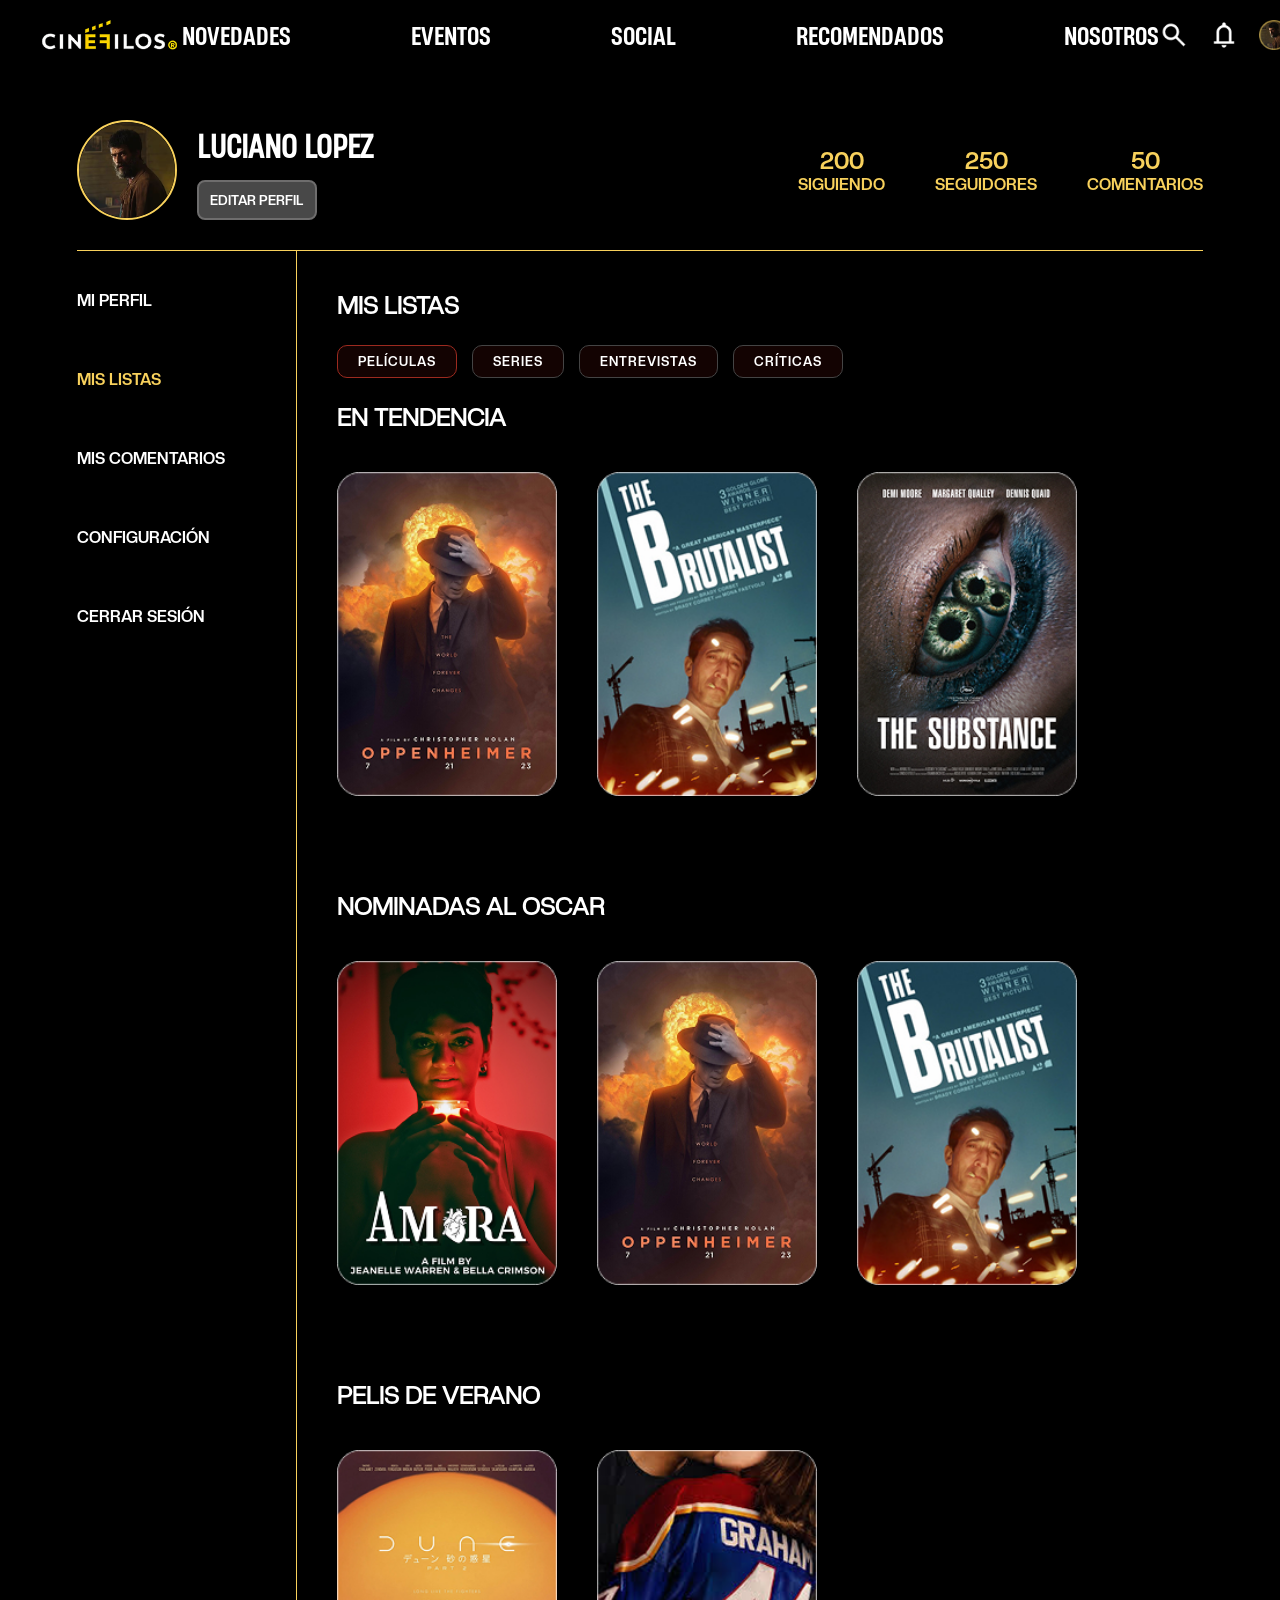
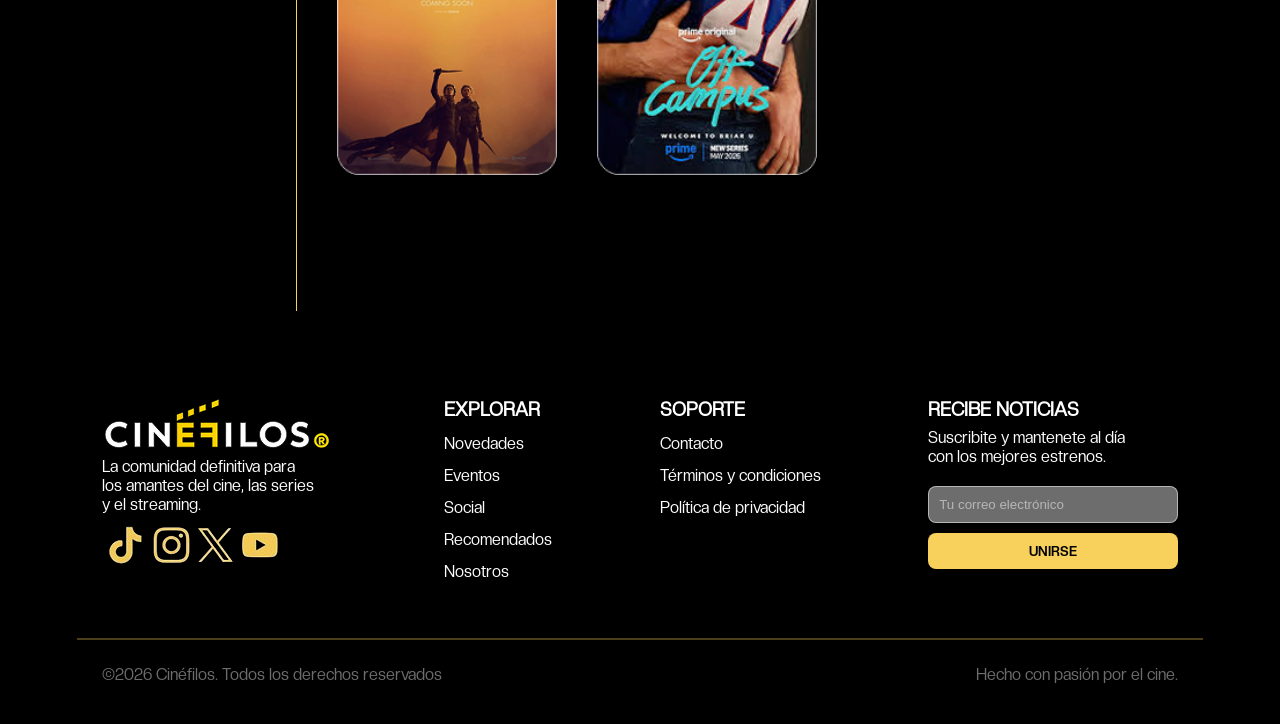
<file: perfil.html>
<html>

<head>
    <title>Cinéfilos Oficial</title>
    <link rel="icon" type="image/png" href="imagenes/icono.png">
    <meta charset="utf-8">
    <meta name="viewport" content="width=device-width, initial-scale=1.0">
    <meta name="description" content="Mi primera pagina web">
    <meta name="language" content="es">
    <link rel="stylesheet" href="estilo.css">
</head>

<body>

    <nav class="navbar">
        <button class="hamburguesa">
            <img src="imagenes/menuhamburguesa.png" alt="Menú">
        </button>

        <div class="logo">
            <a href="index.html">
                <img src="imagenes/logo.png" alt="Logo">
            </a>
        </div>

        <ul class="menu">
            <li class="solo-mobile"><a href="index.html">INICIO</a></li>
            <li><a href="novedades.html">NOVEDADES</a></li>
            <li><a href="eventos.html">EVENTOS</a></li>
            <li><a href="social.html">SOCIAL</a></li>
            <li><a href="recomendados.html">RECOMENDADOS</a></li>
            <li><a href="nosotros.html">NOSOTROS</a></li>
           
            <li class="solo-mobile"><a href="perfil.html">CUENTA</a></li>
        </ul>

        <div class="extras">
            <button id="btnBuscar">
                <img src="imagenes/lupa.png" alt="Buscar">
            </button>
            <input type="search" id="busqueda" placeholder="Buscar...">
            <a class="notif">
                <img src="imagenes/notifications.png" alt="Usuario">
            </a>
            <a href="perfil.html" class="usuario">
                <img src="imagenes/usuario.png" alt="Usuario">
            </a>
        </div>
    </nav>
    <main class="perfil">

        <section class="perfil-header">

            <div class="usuario-info">
                <img src="imagenes/perfil.png" alt="">
                <div>
                    <h1>LUCIANO LOPEZ</h1>
                    <button class="btn-perfil">EDITAR PERFIL</button>
                </div>
            </div>

            <div class="estadisticas">
                <div>
                    <h2>200</h2>
                    <p>SIGUIENDO</p>
                </div>

                <div>
                    <h2>250</h2>
                    <p>SEGUIDORES</p>
                </div>

                <div>
                    <h2>50</h2>
                    <p>COMENTARIOS</p>
                </div>
            </div>

        </section>

        <div class="perfil-body">

            <aside class="perfil-menu">

                <a href="#">MI PERFIL</a>
                <a href="#" class="activo">MIS LISTAS</a>
                <a href="#">MIS COMENTARIOS</a>
                <a href="#">CONFIGURACIÓN</a>
                <a href="#">CERRAR SESIÓN</a>

            </aside>

            <section class="perfil-contenido">

                <h2>MIS LISTAS</h2>

                <div class="filtros">
                    <button class="activo">PELÍCULAS</button>
                    <button>SERIES</button>
                    <button>ENTREVISTAS</button>
                    <button>CRÍTICAS</button>
                </div>

                <section class="peliculas">
                    <h2>EN TENDENCIA</h2>

                    <div class="cardstendencia">
                        <img src="imagenes/tendencia2.png" alt="as">
                        <img src="imagenes/tendencia8.png" alt="as">

                        <img src="imagenes/tendencia1.png" alt="as">

                    </div>
                </section>


                <section class="peliculas">
                    <h2>NOMINADAS AL OSCAR</h2>

                    <div class="cardstendencia">
                        <img src="imagenes/tendencia7.png" alt="as">
                        <img src="imagenes/tendencia2.png" alt="as">

                        <img src="imagenes/tendencia8.png" alt="as">


                    </div>
                </section>

                <section class="peliculas">
                    <h2>PELIS DE VERANO</h2>

                    <div class="cardstendencia">
                        <img src="imagenes/tendencia4.png" alt="as">
                        <img src="imagenes/tendencia5.png" alt="as">


                    </div>
                </section>


        </div>

    </main>

    <footer class="footer">
        <div class="footer-arriba">
            <div class="footer-item">
                <img src="imagenes/logo.png">
                <p>La comunidad definitiva para <br>los amantes del cine, las series </br> y el streaming.</p>
                <img src="imagenes/redes.png">
            </div>
            <div class="footer-item espaciado">
                <h3>EXPLORAR</h3>
                <p>Novedades</p>
                <p>Eventos</p>
                <p>Social</p>
                <p>Recomendados</p>
                <p>Nosotros</p>
            </div>
            <div class="footer-item espaciado">
                <h3>SOPORTE</h3>
                <p>Contacto</p>
                <p>Términos y condiciones</p>
                <p>Política de privacidad</p>
            </div>
            <div class="footer-item">
                <h3 class="footer-item espaciado">RECIBE NOTICIAS</h3>
                <p>Suscribite y mantenete al día <br>con los mejores estrenos.</br></p>
                <input type="email" placeholder="Tu correo electrónico">
                <button class="btn-unirse">UNIRSE</button>
            </div>
        </div>



        <div class="footer-centro">
            <p>©2026 Cinéfilos. Todos los derechos reservados</p>
            <p class="textoizq">Hecho con pasión por el cine.</p>
        </div>
    </footer>
    <script src="script.js"></script>
</body>

</html>
</file>
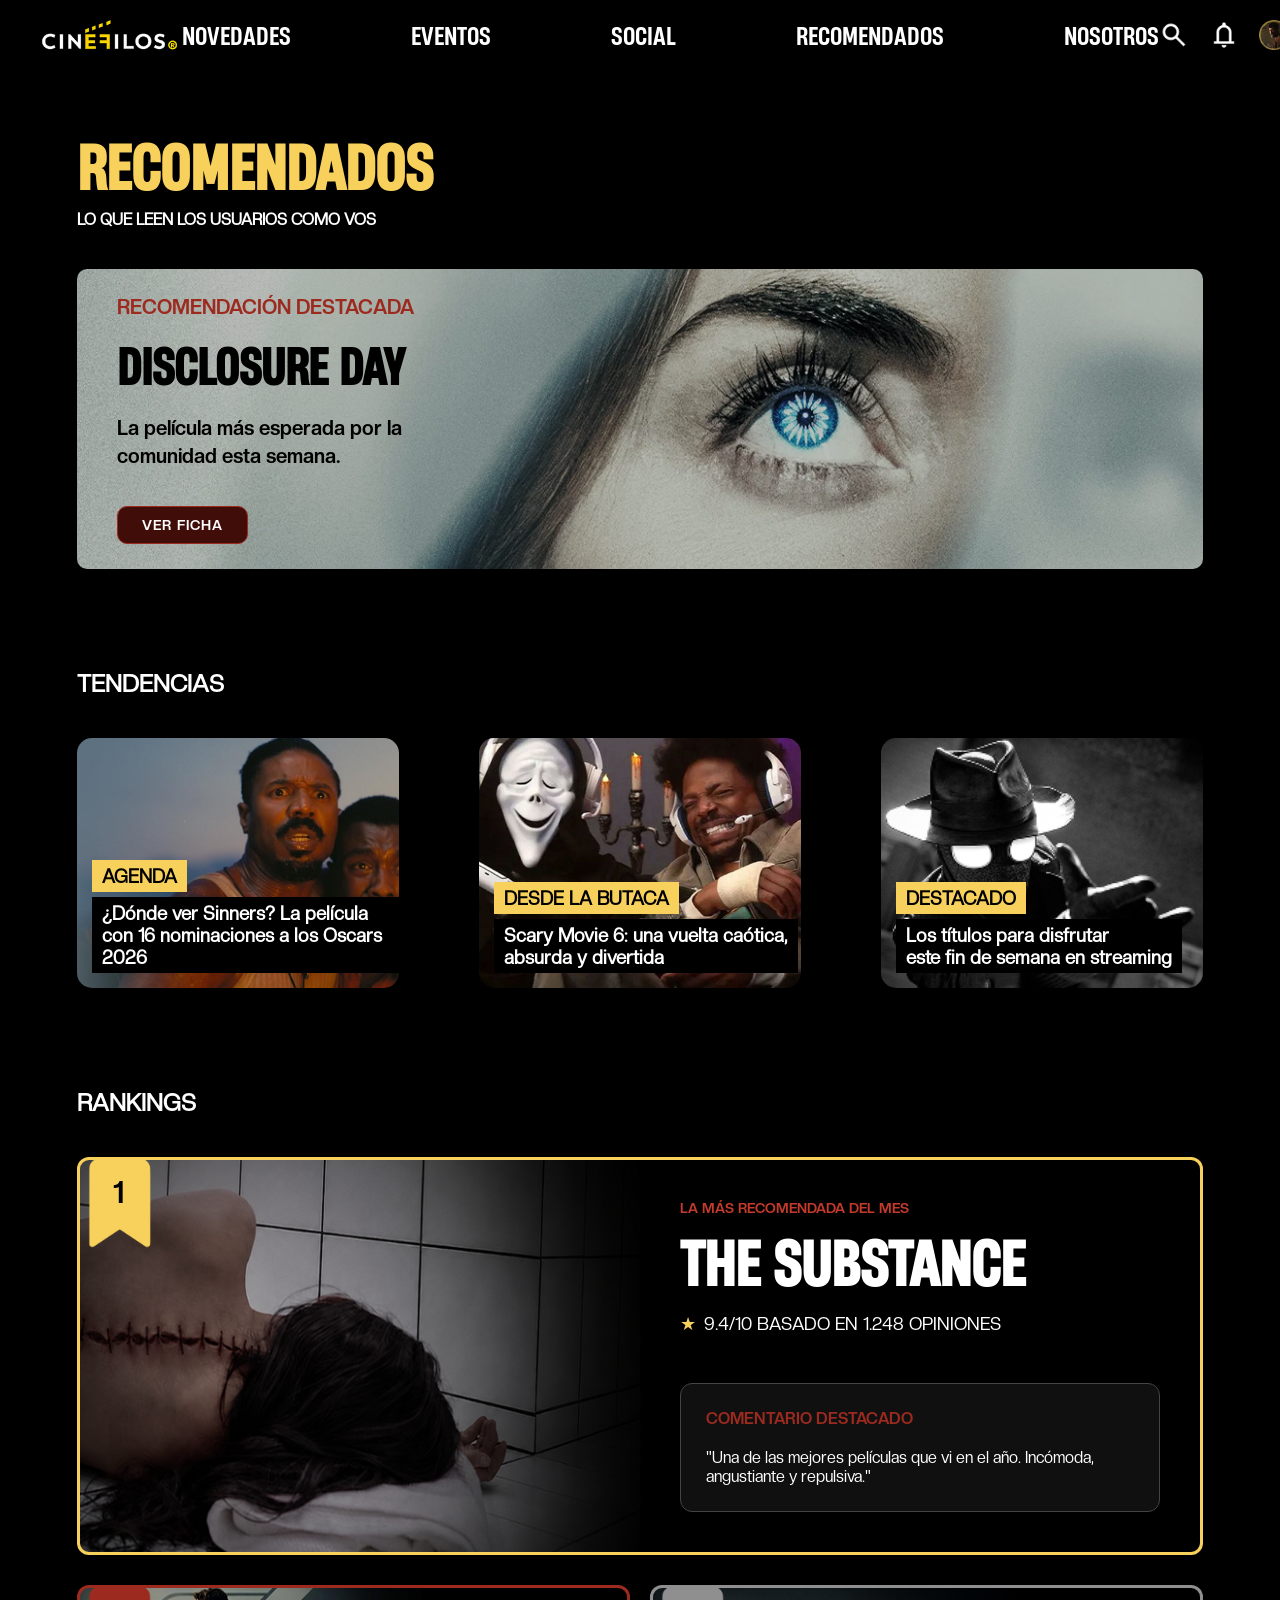
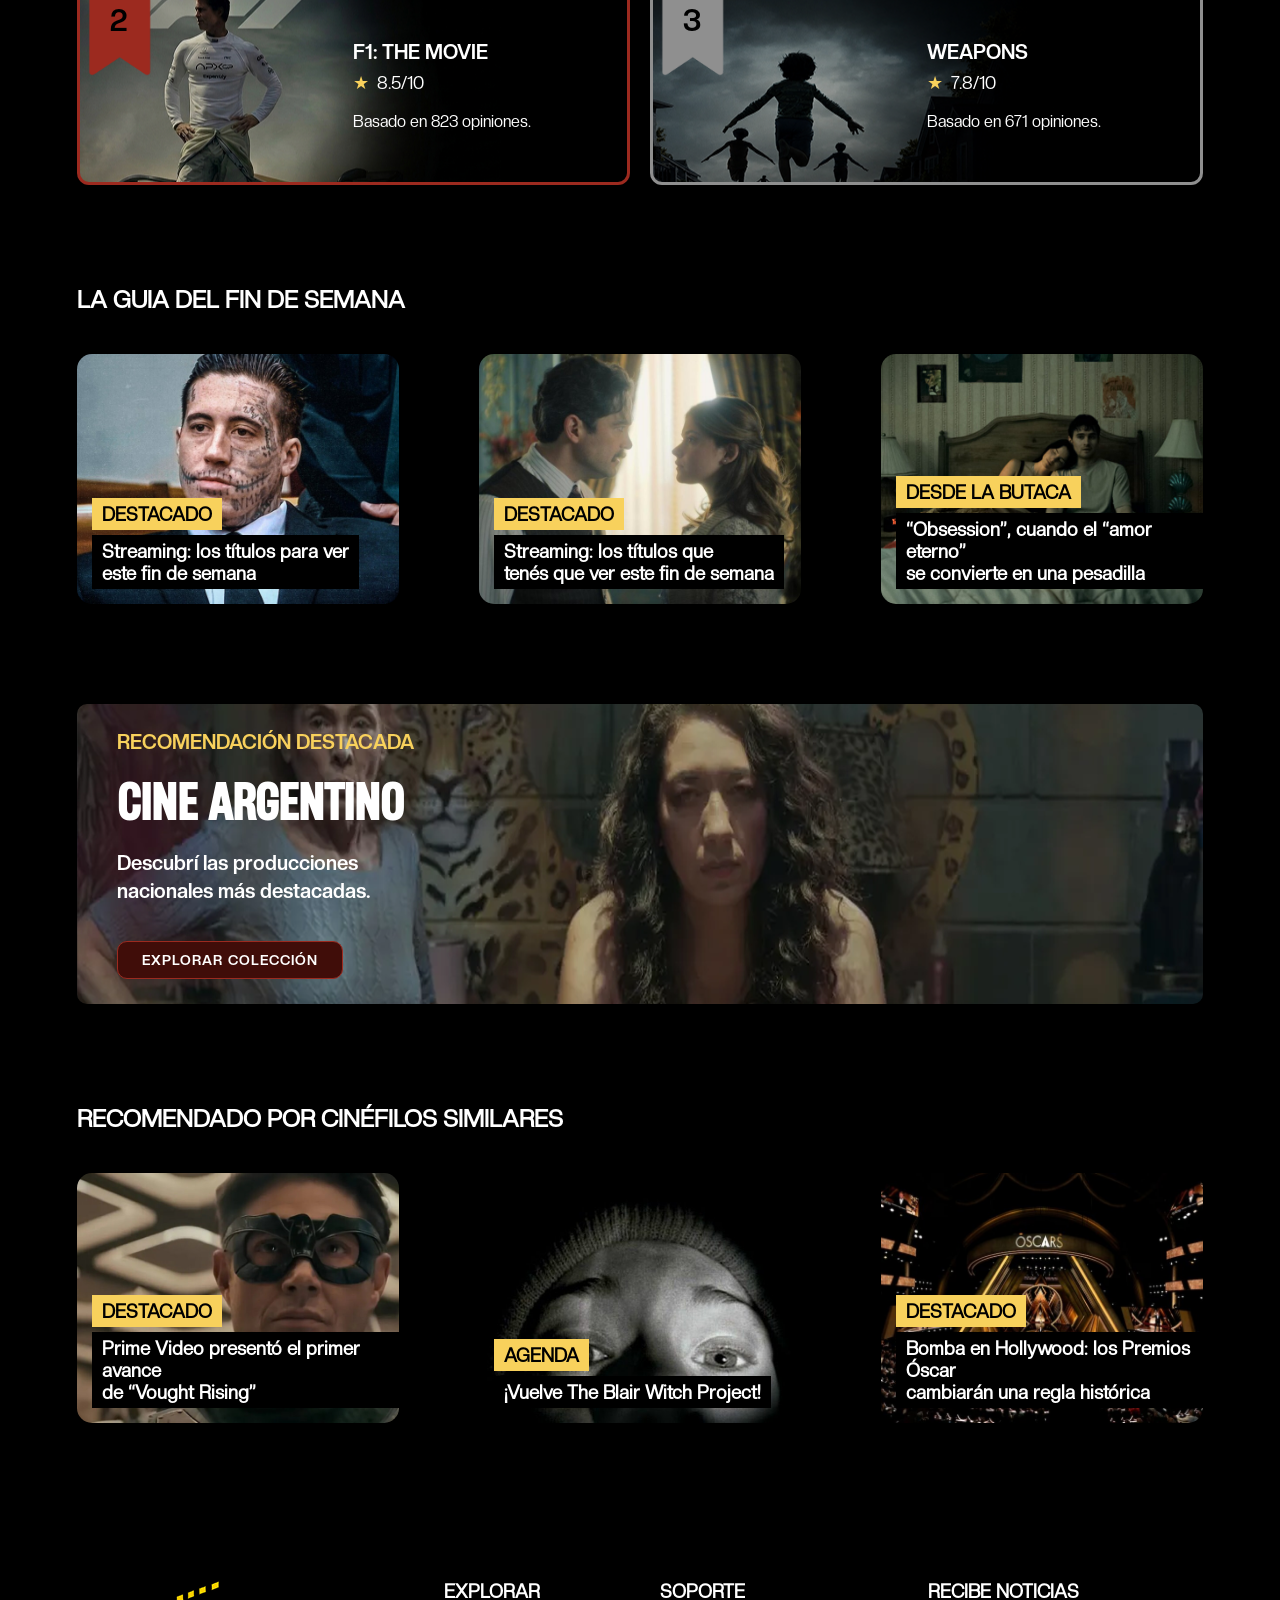
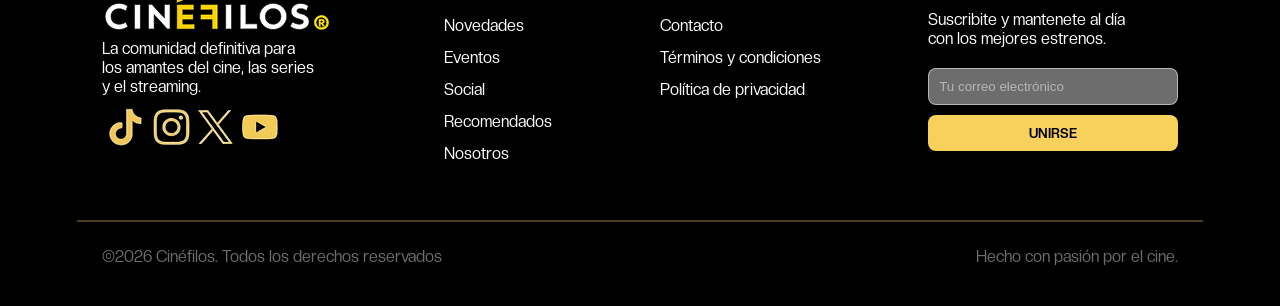
<file: recomendados.html>
<html>

<head>
    <title>Cinéfilos Oficial</title>
    <link rel="icon" type="image/png" href="imagenes/icono.png">
    <meta charset="utf-8">
    <meta name="viewport" content="width=device-width, initial-scale=1.0">
    <meta name="description" content="Mi primera pagina web">
    <meta name="language" content="es">
    <link rel="stylesheet" href="estilo.css">
</head>

<body>
 <nav class="navbar">
        <button class="hamburguesa">
            <img src="imagenes/menuhamburguesa.png" alt="Menú">
        </button>

        <div class="logo">
            <a href="index.html">
                <img src="imagenes/logo.png" alt="Logo">
            </a>
        </div>

        <ul class="menu">
            <li class="solo-mobile"><a href="index.html">INICIO</a></li>
            <li><a href="novedades.html">NOVEDADES</a></li>
            <li><a href="eventos.html">EVENTOS</a></li>
            <li><a href="social.html">SOCIAL</a></li>
            <li><a href="recomendados.html">RECOMENDADOS</a></li>
            <li><a href="nosotros.html">NOSOTROS</a></li>
           
            <li class="solo-mobile"><a href="perfil.html">CUENTA</a></li>
        </ul>

        <div class="extras">
            <button id="btnBuscar">
                <img src="imagenes/lupa.png" alt="Buscar">
            </button>
            <input type="search" id="busqueda" placeholder="Buscar...">
            <a class="notif">
                <img src="imagenes/notifications.png" alt="Usuario">
            </a>
            <a href="perfil.html" class="usuario">
                <img src="imagenes/usuario.png" alt="Usuario">
            </a>
        </div>
    </nav>

    <main>
        <section class="titulo">
            <h1>RECOMENDADOS</h1>
            <H4>LO QUE LEEN LOS USUARIOS COMO VOS</H4>
        </section>

        <section class="destacada">
            <div class="destacada-contenido">
                <span>RECOMENDACIÓN DESTACADA</span>

                <h2>DISCLOSURE DAY</h2>

                <p>
                    La película más esperada por la
                    comunidad esta semana.
                </p>

                <a class="btn-ficha">VER FICHA</a>
            </div>
        </section>



        <section class="pelis-noticias">
            <h2>TENDENCIAS</h2>
            <div class="cards">
                <div class="card">
                    <img src="imagenes/sinners-1080x570.jpg" alt="">
                    <div class="texto-card">
                        <h3 class="etiqueta">AGENDA</h3>
                        <h3>¿Dónde ver Sinners? La película  <BR> con 16 nominaciones a los Oscars 2026</BR></h3>
                    </div>
                </div>
                <div class="card">
                    <img src="imagenes/noticia3.png" alt="">
                    <div class="texto-card">
                        <h3 class="etiqueta">DESDE LA BUTACA</h3>
                        <h3>Scary Movie 6: una vuelta caótica, 
                            <br>absurda y divertida</BR>
                        </h3>
                    </div>
                </div>
                <div class="card">
                    <img src="imagenes/peli3.png" alt="">
                    <div class="texto-card">
                        <h3 class="etiqueta">DESTACADO</h3>
                        <h3>Los títulos para disfrutar <br>este fin de semana en streaming</BR></h3>
                    </div>
                </div>
            </div>
        </section>

        <section class="ranking">

            <h2>RANKINGS</h2>

            <div class="top1">

                <div class="poster-grande">
                    <div class="marcador-wrapper">
                        <img src="imagenes/Component 33.png" class="marcador-img">
                        <span class="marcador-numero">1</span>
                    </div>
                </div>

                <div class="info-top1">

                    <span>LA MÁS RECOMENDADA DEL MES</span>

                    <h3>THE SUBSTANCE</h3>

                    <div class="puntaje-fila">
                        <p class="estrella-ranking">★</p>
                        <p>9.4/10 BASADO EN 1.248 OPINIONES</p>
                    </div>

                    <div class="comentario">
                        <h4>COMENTARIO DESTACADO</h4>

                        <p>
                            "Una de las mejores películas que vi en el año.
                            Incómoda, angustiante y repulsiva."
                        </p>
                    </div>

                </div>

            </div>

            <div class="ranking-secundario">

                <div class="ranking-card segundo">
                    <div class="marcador-wrapper">
                        <img src="imagenes/Component 34.png" class="marcador-img">
                        <span class="marcador-numero">2</span>
                    </div>

                    <div class="contenido-card">
                        <h3>F1: THE MOVIE</h3>
                        <div class="puntaje-fila">
                            <p class="estrella-ranking">★</p>
                            <p>8.5/10</p>
                        </div>
                        <p>Basado en 823 opiniones.</p>
                    </div>
                </div>

                <div class="ranking-card tercero">
                    <div class="marcador-wrapper">
                        <img src="imagenes/Component 35.png" class="marcador-img">
                        <span class="marcador-numero">3</span>
                    </div>

                    <div class="contenido-card">
                        <h3>WEAPONS</h3>
                        <div class="puntaje-fila">
                            <p class="estrella-ranking">★</p>
                            <p>7.8/10</p>
                        </div>
                        <p>Basado en 671 opiniones.</p>
                    </div>
                </div>

            </div>

        </section>


        <section class="pelis-noticias">
            <h2>LA GUIA DEL FIN DE SEMANA</h2>
            <div class="cards">
                <div class="card">
                    <img src="imagenes/69fb5441159bd-1140x570.jpg" alt="">
                    <div class="texto-card">
                        <h3 class="etiqueta">DESTACADO</h3>
                        <h3>Streaming: los títulos para ver <BR> este fin de semana </BR></h3>
                    </div>
                </div>
                <div class="card">
                    <img src="imagenes/193f628e-f442-446e-9972-bf4ed8e2cdc2_alta-libre-aspect-ratio_default_0_x1079y404-1140x570.jpg"
                        alt="">
                    <div class="texto-card">
                        <h3 class="etiqueta">DESTACADO</h3>
                        <h3>Streaming: los títulos que <br>tenés que ver este fin de semana</BR></h3>
                    </div>
                </div>
                <div class="card">
                    <img src="imagenes/OBSE.jpg" alt="">
                    <div class="texto-card">
                        <h3 class="etiqueta">DESDE LA BUTACA</h3>
                        <h3>“Obsession”, cuando el “amor eterno”
                            <br>se convierte en una pesadilla</br>
                        </h3>
                    </div>
                </div>
            </div>
        </section>


        <section class="destacada2">
            <div class="destacada-contenido">
                <span>RECOMENDACIÓN DESTACADA</span>

                <h2>CINE ARGENTINO</h2>

                <p>
                    Descubrí las producciones nacionales más destacadas.
                </p>

                <a class="btn-ficha">EXPLORAR COLECCIÓN</a>
            </div>
        </section>


        <section class="pelis-noticias">
            <h2>RECOMENDADO POR CINÉFILOS SIMILARES</h2>
            <div class="cards">
                <div class="card">
                    <img src="imagenes/vought-rising-trailer-prime-video-0aaa0971-focus-0-0-1479-828-1140x570.jpg"
                        alt="">
                    <div class="texto-card">
                        <h3 class="etiqueta">DESTACADO</h3>
                        <h3>Prime Video presentó el primer avance <BR> de “Vought Rising”</BR></h3>
                    </div>
                </div>
                <div class="card">
                    <img src="imagenes/b_blair1.jpg" alt="">
                    <div class="texto-card">
                        <h3 class="etiqueta">AGENDA</h3>
                        <h3>¡Vuelve The Blair Witch Project!</h3>
                    </div>
                </div>
                <div class="card">
                    <img src="imagenes/23GG36SKNRDVNMLGOIGY5Y3GQE-768x512.jpg" alt="">
                    <div class="texto-card">
                        <h3 class="etiqueta">DESTACADO</h3>
                        <h3>Bomba en Hollywood: los Premios Óscar <br>cambiarán una regla histórica</br></h3>
                    </div>
                </div>
            </div>
        </section>



    </main>


    <footer class="footer">
        <div class="footer-arriba">
            <div class="footer-item">
                <img src="imagenes/logo.png">
                <p>La comunidad definitiva para <br>los amantes del cine, las series </br> y el streaming.</p>
                <img src="imagenes/redes.png">
            </div>
            <div class="footer-item espaciado">
                <h3>EXPLORAR</h3>
                <p>Novedades</p>
                <p>Eventos</p>
                <p>Social</p>
                <p>Recomendados</p>
                <p>Nosotros</p>
            </div>
            <div class="footer-item espaciado">
                <h3>SOPORTE</h3>
                <p>Contacto</p>
                <p>Términos y condiciones</p>
                <p>Política de privacidad</p>
            </div>
            <div class="footer-item">
                <h3 class="footer-item espaciado">RECIBE NOTICIAS</h3>
                <p>Suscribite y mantenete al día <br>con los mejores estrenos.</br></p>
                <input type="email" placeholder="Tu correo electrónico">
                <button class="btn-unirse">UNIRSE</button>
            </div>
        </div>



        <div class="footer-centro">
            <p>©2026 Cinéfilos. Todos los derechos reservados</p>
            <p class="textoizq">Hecho con pasión por el cine.</p>
        </div>
    </footer>
    <script src="script.js"></script>
</body>

</html>
</file>
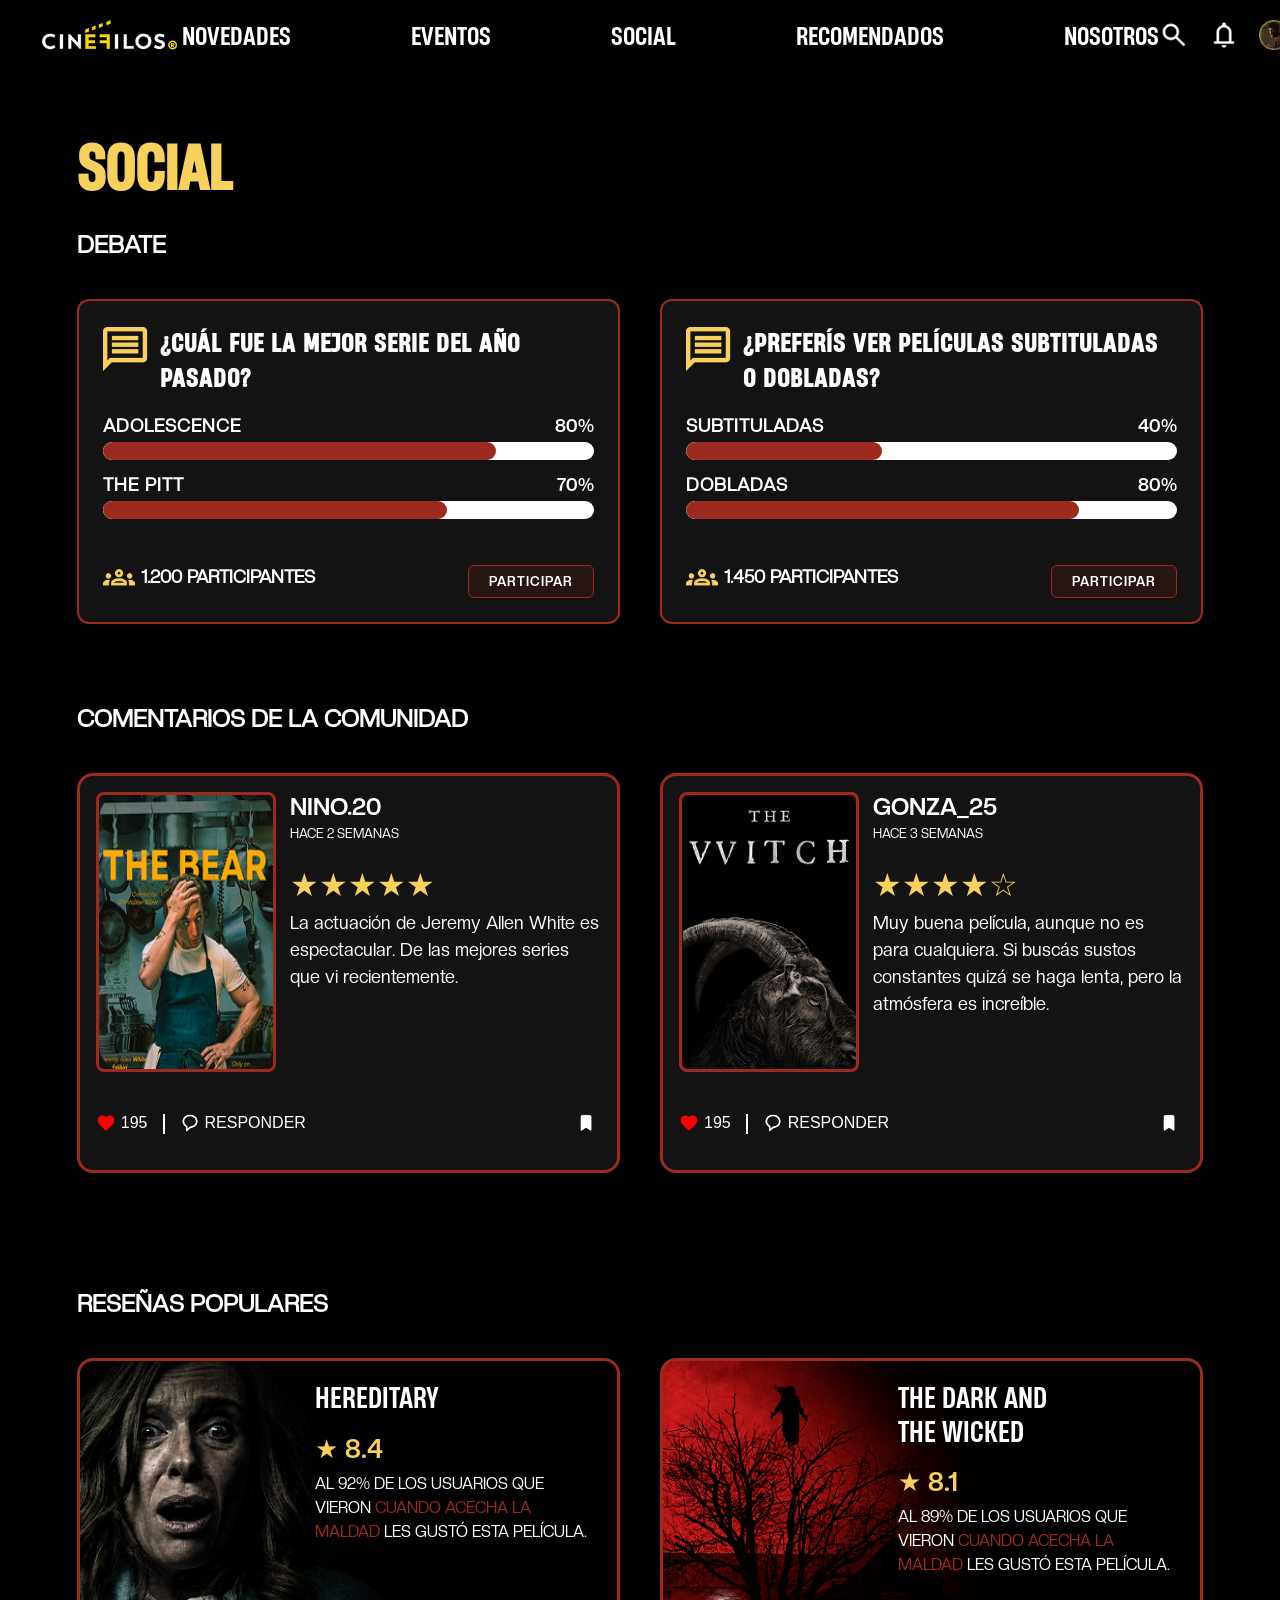
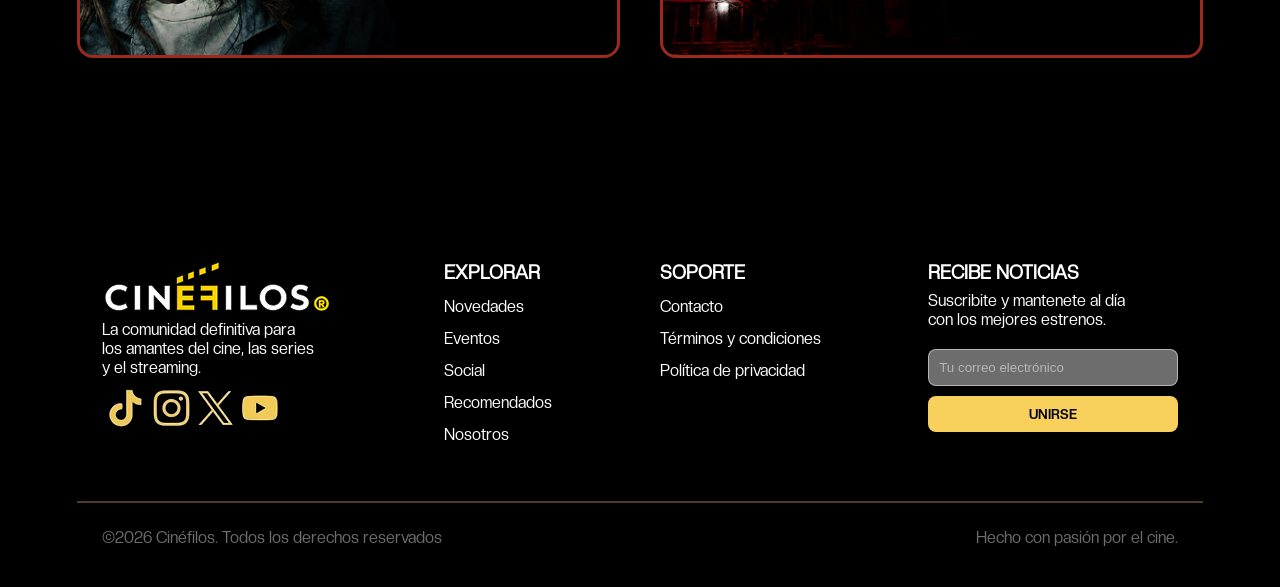
<file: social.html>
<html>

<head>
    <title>Cinéfilos Oficial</title>
    <link rel="icon" type="image/png" href="imagenes/icono.png">
    <meta charset="utf-8">
    <meta name="viewport" content="width=device-width, initial-scale=1.0">
    <meta name="description" content="Mi primera pagina web">
    <meta name="language" content="es">
    <link rel="stylesheet" href="estilo.css">
</head>

<body>
  <nav class="navbar">
       <button class="hamburguesa">
            <img src="imagenes/menuhamburguesa.png" alt="Menú">
        </button>
       
        <div class="logo">
            <a href="index.html">
                <img src="imagenes/logo.png" alt="Logo">
            </a>
        </div>
        
        <ul class="menu">
              <li class="solo-mobile"><a href="index.html">INICIO</a></li>
            <li><a href="novedades.html">NOVEDADES</a></li>
            <li><a href="eventos.html">EVENTOS</a></li>
            <li><a href="social.html">SOCIAL</a></li>
            <li><a href="recomendados.html">RECOMENDADOS</a></li>
            <li><a href="nosotros.html">NOSOTROS</a></li>
           <li class="solo-mobile"><a href="perfil.html">CUENTA</a></li>
        </ul>

        <div class="extras">
            <button id="btnBuscar">
                <img src="imagenes/lupa.png" alt="Buscar">
            </button>
            <input type="search" id="busqueda" placeholder="Buscar...">
            <a class="notif">
                <img src="imagenes/notifications.png" alt="Usuario">
            </a>
            <a href="perfil.html" class="usuario">
                <img src="imagenes/usuario.png" alt="Usuario">
            </a>
        </div>
    </nav>

    <main>
        <section class="titulo">
            <h1>SOCIAL</h1>
        </section>
        <section class="debates">
            <h2>DEBATE </h2>
            <div class="debates-grid">

                <div class="debate-card">
                    <div class="debate-header">
                        <img class="debate-icono" src="imagenes/comentario.png" alt="">
                        <h3>¿CUÁL FUE LA MEJOR SERIE DEL AÑO PASADO?</h3>
                    </div>
                    <div class="debate-opciones">
                        <div class="debate-opcion">
                            <div class="debate-opcion-top">
                                <span class="debate-opcion-nombre">ADOLESCENCE</span>
                                <span class="debate-opcion-pct">80%</span>
                            </div>
                            <div class="debate-barra-fondo">
                                <div class="debate-barra-fill" style="width: 80%;"></div>
                            </div>
                        </div>
                        <div class="debate-opcion">
                            <div class="debate-opcion-top">
                                <span class="debate-opcion-nombre">THE PITT</span>
                                <span class="debate-opcion-pct">70%</span>
                            </div>
                            <div class="debate-barra-fondo">
                                <div class="debate-barra-fill" style="width: 70%;"></div>
                            </div>
                        </div>
                    </div>
                    <div class="debate-footer">
                        <span class="debate-participantes">
                            <img src="imagenes/grupos.png" alt="">
                            1.200 PARTICIPANTES
                        </span>
                        <button class="btn-ver">PARTICIPAR</button>
                    </div>
                </div>

                <div class="debate-card">
                    <div class="debate-header">
                        <img class="debate-icono" src="imagenes/comentario.png" alt="">
                        <h3>¿PREFERÍS VER PELÍCULAS SUBTITULADAS O DOBLADAS?</h3>
                    </div>
                    <div class="debate-opciones">
                        <div class="debate-opcion">
                            <div class="debate-opcion-top">
                                <span class="debate-opcion-nombre">SUBTITULADAS</span>
                                <span class="debate-opcion-pct">40%</span>
                            </div>
                            <div class="debate-barra-fondo">
                                <div class="debate-barra-fill" style="width: 40%;"></div>
                            </div>
                        </div>
                        <div class="debate-opcion">
                            <div class="debate-opcion-top">
                                <span class="debate-opcion-nombre">DOBLADAS</span>
                                <span class="debate-opcion-pct">80%</span>
                            </div>
                            <div class="debate-barra-fondo">
                                <div class="debate-barra-fill" style="width: 80%;"></div>
                            </div>
                        </div>
                    </div>
                    <div class="debate-footer">
                        <span class="debate-participantes">
                            <img src="imagenes/grupos.png" alt="">
                            1.450 PARTICIPANTES
                        </span>
                        <button class="btn-ver">PARTICIPAR</button>
                    </div>
                </div>

            </div>
        </section>
        <section class="comentarios">
            <h2>COMENTARIOS DE LA COMUNIDAD</h2>

            <div class="comentarios-grid">

                <div class="comentario-card">
                    <img src="imagenes/thebear.png" alt="The Bear">
                    <div class="comentario-info">
                        <p class="comentario-usuario">NINO.20</p>
                        <p class="comentario-tiempo">HACE 2 SEMANAS</p>
                        <p class="comentario-estrellas">★★★★★</p>
                        <p class="comentario-texto">La actuación de Jeremy Allen White es espectacular. De las mejores
                            series que vi recientemente.</p>
                        <div class="comentario-acciones">

                            <button class="comentario-like"><img src="imagenes/fav.png">195</button>
                            <button class="comentario-responder"><img src="imagenes/com.png">RESPONDER</button>

                            <button class="comentario-guardar"><img src="imagenes/save.png"></button>

                        </div>
                    </div>
                </div>

                <div class="comentario-card">
                    <img src="imagenes/thewitch.png" alt="The Witch">
                    <div class="comentario-info">
                        <p class="comentario-usuario">GONZA_25</p>
                        <p class="comentario-tiempo">HACE 3 SEMANAS</p>
                        <p class="comentario-estrellas">★★★★☆</p>
                        <p class="comentario-texto">Muy buena película, aunque no es para cualquiera. Si buscás sustos
                            constantes quizá se haga lenta, pero la atmósfera es increíble.</p>
                        <div class="comentario-acciones">

                            <button class="comentario-like"><img src="imagenes/fav.png">195</button>
                            <button class="comentario-responder"><img src="imagenes/com.png">RESPONDER</button>

                            <button class="comentario-guardar"><img src="imagenes/save.png"></button>
                        </div>
                    </div>
                </div>
               

            </div>
        </section>
        <section class="resenas">
            <h2>RESEÑAS POPULARES</h2>
            <div class="resenas-grid">

                <div class="resena-card resena-card--social" style="background-image: url('imagenes/HEREDITARY.png');">
                  
                    <div class="resena-info">

                        <h2 class="resena-titulo">HEREDITARY</h2>
                        <p class="resena-puntaje">★ 8.4</p>
                        <p class="resena-texto">AL 92% DE LOS USUARIOS QUE VIERON <span style="color:#9C2A1F;">CUANDO
                                ACECHA LA MALDAD </span>LES GUSTÓ ESTA PELÍCULA.</p>
                       
                    </div>
                </div>
                <div class="resena-card resena-card--social" style="background-image: url('imagenes/DARK.png');">
                  
                    <div class="resena-info">

                        <h2 class="resena-titulo">THE DARK AND <br>THE WICKED</br></h2>
                        <p class="resena-puntaje">★ 8.1</p>
                        <p class="resena-texto">AL 89% DE LOS USUARIOS QUE VIERON <span style="color:#9C2A1F;"> CUANDO
                                ACECHA LA MALDAD </span> LES GUSTÓ ESTA PELÍCULA.</p>
                    
                    </div>
                </div>            
            </div>
        </section>
    </main>


    <footer class="footer">
        <div class="footer-arriba">
            <div class="footer-item">
                <img src="imagenes/logo.png">
                <p>La comunidad definitiva para <br>los amantes del cine, las series </br> y el streaming.</p>
                <img src="imagenes/redes.png">
            </div>
            <div class="footer-item espaciado">
                <h3>EXPLORAR</h3>
                <p>Novedades</p>
                <p>Eventos</p>
                <p>Social</p>
                <p>Recomendados</p>
                <p>Nosotros</p>
            </div>
            <div class="footer-item espaciado">
                <h3>SOPORTE</h3>
                <p>Contacto</p>
                <p>Términos y condiciones</p>
                <p>Política de privacidad</p>
            </div>
            <div class="footer-item">
                <h3 class="footer-item espaciado">RECIBE NOTICIAS</h3>
                <p>Suscribite y mantenete al día <br>con los mejores estrenos.</br></p>
                <input type="email" placeholder="Tu correo electrónico">
                <button class="btn-unirse">UNIRSE</button>
            </div>
        </div>



        <div class="footer-centro">
            <p>©2026 Cinéfilos. Todos los derechos reservados</p>
            <p class="textoizq">Hecho con pasión por el cine.</p>
        </div>
    </footer>
    <script src="script.js"></script>
</body>

</html>
</file>
<file: estilo.css>
@font-face {
    font-family: "Creato Display";
    src: url("fuentes/CreatoDisplay-Bold.otf");
}

@font-face {
    font-family: "Creato Display Regular";
    src: url("fuentes/CreatoDisplay-Regular.otf");
}

@font-face {
    font-family: "Heading Now Medium";
    src: url("fuentes/HeadingNowTrial-55Medium.ttf");
}


@font-face {
    font-family: "Heading Now";
    src: url("fuentes/HeadingNowTrial-54Regular.ttf");
}


/* GENERAL */

* {
    margin: 0;
    padding: 0;
    box-sizing: border-box;
}

html,
body {
    overflow-x: hidden;
}

body {
    margin: 0;
    background-color: black;
}

a {
    font-family: "Heading Now Medium";
}

h2,
h3,
h4,
h5,
h6,
p {
    font-family: "Creato Display Regular";
    color: white;
}

h1 {
    font-family: "Heading Now Medium";
    color: #F8D15C;
}

/* NAVBAR */

.navbar {
    position: fixed;
    top: 0;
    left: 0;
    right: 0;
    width: 100%;

    background-color: black;

    display: flex;
    justify-content: space-between;
    align-items: center;

    padding: 15px 40px;

    z-index: 1000;
}

.logo {
    position: static;
    transform: none;
}

.logo img {
    height: 40px;
    width: auto;
}

.menu {
    display: flex;
    gap: 120px;

    list-style: none;
}

.hamburguesa {
    display: none;
}

.menu a {
    color: white;
    text-decoration: none;
    font-size: 25px;
}

.menu a:hover {
    color: #F8D15C;
}

.extras {
    display: flex;
    align-items: center;
    gap: 20px;
}

#btnBuscar {
    background: none;
    border: none;
    cursor: pointer;
}

#btnBuscar img {
    width: 30px;
    height: 30px;
}

#busqueda {
    display: none;

    width: 180px;
    padding: 8px 12px;

    border: 1px solid #444;
    border-radius: 10px;

    background-color: #222;
    color: white;
}

#busqueda::placeholder {
    color: #aaa;
}

.usuario img {
    width: 30px;
    height: 30px;
}

.notif img {
    width: 30px;
    height: 30px;
}

/* CONTENIDO */

main {
    padding: 40px;
    margin-top: 80px;
}

.slide {
    position: absolute;
    inset: 0;

    opacity: 0;
    transition: opacity .5s ease;

    pointer-events: none;
}

.slide.activo {
    opacity: 1;
    pointer-events: auto;
}


.hero-carousel {
    position: relative;
    height: 500px;
    margin-bottom: 100px;
}


.hero-carousel img {
    width: 100%;
    height: 100%;
    object-fit: cover;
    border-radius: 30px;
}

.hero-carousel h2 {
    bottom: 30px;
    left: 30px;
    color: white;
    background-color: black;
    padding: 5px 10px;
}

.carrusel-indicadores {
    position: absolute;
    bottom: 20px;
    left: 50%;
    transform: translateX(-50%);
    display: flex;
    gap: 8px;
    z-index: 10;
}

.indicador {
    width: 10px;
    height: 10px;
    border-radius: 50%;
    background-color: rgba(255, 255, 255, 0.4);
    cursor: pointer;
    transition: background-color 0.3s;
}

.indicador.activo {
    background-color: #F8D15C;
}

.etiqueta {
    background-color: #F8D15C !important;
    color: black !important;
    display: inline-block !important;
}

.texto-carrusel {
    position: absolute;
    bottom: 30px;
    left: 30px;
    z-index: 1;
    display: inline-flex;
    flex-direction: column;
    gap: 5px;
    align-items: flex-start;
}

.flecha {
    background: none;
    border: none;
    cursor: pointer;

    position: absolute;
    top: 50%;
    transform: translateY(-50%);

    z-index: 100;
}

.izquierda {
    left: 20px;
}

.derecha {
    right: 20px;
}



.cards {
    display: flex;
    gap: 80px;
    margin-bottom: 70px;
    justify-content: space-between;
}

.cards img {
    flex: 1;
    object-fit: cover;

}

.card {
    position: relative;
    flex: 1;
}

.card img {
    width: 100%;
    height: 250px;
    object-fit: cover;
    border-radius: 15px;
}

.texto-card {

    position: absolute;
    bottom: 15px;
    left: 15px;
    z-index: 1;
    display: inline-flex;
    flex-direction: column;
    gap: 5px;
    align-items: flex-start;
}

.texto-card h3 {
    background-color: black;
    padding: 5px 10px;
}

.texto-card .etiqueta {
    background-color: #F8D15C !important;
    color: black !important;
    display: inline-block !important;
}



.cardstendencia {
    display: flex;
}


.cards button {
    width: 250px;
}



.peliculas {
    margin-bottom: 80px;
}



.cardstendencia {
    margin-top: 40px;
    gap: 120px;
}

.cardstendencia img {
    width: auto;
    height: auto;
}

.cardstendencia a {
    flex: 1 1 0;
    display: flex;
    max-width: 220px;
}

.cardstendencia a img {
    width: 100%;
    height: auto;
}

.flechaaderecha {
    background: none;
    border: none;
    cursor: pointer;
}

.noticia {
    position: relative;

}


.grid-noticias {
    display: grid;
    grid-template-columns: 1fr 1fr;
    gap: 106px;
    margin-top: 40px;
    margin-bottom: 20px;
}

.noticia img {
    width: 100%;
    aspect-ratio: 1 / 1;
    object-fit: cover;
    border-radius: 30px;
    max-height: 450px;
}


.noticia .texto-carrusel {
    bottom: 15px;
    left: 15px;
}

.noticia .texto-carrusel h2 {
    background-color: black;
    padding: 5px 10px;
}

/*HERO PELICULA*/
.hero-pelicula {
    position: relative;
    height: 100vh;
    margin-left: calc(-1 * clamp(24px, 6vw, 120px));
    margin-right: calc(-1 * clamp(24px, 6vw, 120px));
    margin-top: -80px;
    border-radius: 0;
    overflow: hidden;
    background-image: url('imagenes/ACECHA.png');
    background-size: cover;
    background-position: center;
}

.hero-pelicula::before {
    content: '';
    position: absolute;
    inset: 0;
    background: linear-gradient(to right, rgba(0, 0, 0, 0.85) 40%, rgba(0, 0, 0, 0.2));
    z-index: 1;
}

.hero-pelicula-contenido {
    position: absolute;
    top: 50%;
    transform: translateY(-50%);
    z-index: 2;
    max-width: 500px;
    padding-left: clamp(24px, 6vw, 120px);
}

.hero-pelicula-contenido h1 {
    font-size: 56px;
    color: #F8D15C;
    line-height: 1;
    margin-bottom: 16px;
}

.hero-pelicula-contenido p {
    font-family: "Creato Display Regular";
    color: #ffffff;
    font-size: 20px;
    margin-bottom: 20px;
}

.hero-pelicula-contenido .badge-evento {
    display: inline-block;
    background-color: #F8D15C;
    color: black;
    font-family: "Creato Display";
    font-size: 13px;
    padding: 4px 12px;
    border-radius: 4px;
    margin-bottom: 12px;
}

.hero-pelicula-contenido h2 {
    color: white;
    font-family: "Heading Now Medium";
    font-size: 35px;
    font-weight: 500;
}

.hero-pelicula-contenido .meta {
    color: #ffffff;
    font-size: 15px;
    margin-top: 40px;
}

.opiniones-comunidad {
    margin-bottom: 100px;
    margin-top: 100px;
}

.opiniones-comunidad h2 {
    margin-bottom: 40px;
}

.opiniones-grid {
    display: flex;
    gap: 30px;
}

.opinion-escribir {
    flex: 1;
    border: 2px solid #9C2A1F;
    border-radius: 16px;
    padding: 24px;
    background-color: #1a1a1a;
    display: flex;
    flex-direction: column;
    gap: 16px;
}

.opinion-escribir-header {
    display: flex;
    align-items: center;
    gap: 12px;
}

.opinion-escribir-header h3 {
    font-family: "Creato Display";
    font-size: 18px;
    color: white;
    margin-bottom: 4px;
}

.opinion-escribir-header p {
    font-size: 18px;
    color: #aaa;
    margin: 0;
}

.estrellas-input {
    display: flex;
    gap: 40px;
    justify-content: center;
}

.estrella-input {
    font-size: 70px;
    color: #9C2A1F;
    cursor: pointer;
}

.estrella-input:hover {
    color: #F8D15C;
}

.textarea-wrapper {
    position: relative;
}

.textarea-wrapper textarea {
    width: 100%;
    height: 100px;
    background-color: #111;
    border: 1px solid #333;
    border-radius: 8px;
    color: white;
    font-family: "Creato Display Regular";
    font-size: 14px;
    padding: 12px;
    resize: none;
}

.textarea-wrapper textarea::placeholder {
    color: #555;
}

.contador {
    position: absolute;
    bottom: 8px;
    right: 12px;
    font-size: 11px;
    color: #555;
    font-family: "Creato Display Regular";
}

.btn-publicar {
    background-color: #9C2A1F;
    border: none;
    color: white;
    font-family: "Creato Display";
    font-size: 14px;
    padding: 12px;
    border-radius: 8px;
    cursor: pointer;
    letter-spacing: 1px;
}

.btn-publicar:hover {
    background-color: #F8D15C;
    color: black;
}

.opinion-card {
    flex: 1;
    border: 1px solid #333;
    border-radius: 16px;
    padding: 24px;
    background-color: #1a1a1a;
    display: flex;
    flex-direction: column;
    gap: 16px;
    min-height: 300px;
}

.opinion-card-header {
    display: flex;
    justify-content: space-between;
    align-items: center;
}

.opinion-usuario-info {
    display: flex;
    align-items: center;
    gap: 10px;
}

.opinion-avatar {
    width: 64px;
    height: 64px;
    border-radius: 50%;
    object-fit: cover;
    border: 2px solid #F8D15C;
}

.opinion-usuario {
    color: white;
    font-family: "Creato Display";
    font-size: 16px;
}

.opinion-puntaje {
    display: flex;
    align-items: baseline;
    gap: 4px;
    font-size: 28px;
}

.opinion-nota {
    color: white;
    font-family: "Creato Display";
    font-size: 28px;
    font-weight: bold;
}

.opinion-nota-sub {
    color: #aaa;
    font-size: 16px;
    font-family: "Creato Display";
}

.opinion-texto {
    color: white;
    font-family: "Creato Display Regular";
    font-size: 20px;
    line-height: 1.6;
    flex: 1;
    padding-top: 30px;
}

.opinion-tiempo {
    color: #666;
    font-size: 13px;
    text-align: right;
    margin: 0;
}




/* HERO EVENTOS */
.hero-eventos {
    position: relative;
    height: 420px;
    margin-bottom: 80px;
    border-radius: 15px;
    overflow: hidden;
    background-image: url('imagenes/fondo.png');
    background-size: cover;
    background-position: center;
}

.hero-eventos::before {
    content: '';
    position: absolute;
    inset: 0;
    background: linear-gradient(to right, rgba(0, 0, 0, 0.85) 40%, rgba(0, 0, 0, 0.2));
    z-index: 1;
}

.hero-eventos-contenido {
    position: absolute;
    top: 50%;
    transform: translateY(-50%);
    z-index: 2;
    max-width: 500px;
}

.hero-eventos-contenido h1 {
    font-size: 56px;
    color: #F8D15C;
    line-height: 1;
    margin-bottom: 16px;
}

.hero-eventos-contenido p {
    font-family: "Creato Display";
    color: #ccc;
    font-size: 16px;
    margin-bottom: 20px;
}

.hero-eventos-contenido .badge-evento {
    display: inline-block;
    background-color: #F8D15C;
    color: black;
    font-family: "Creato Display";
    font-size: 13px;
    padding: 4px 12px;
    border-radius: 4px;
    margin-bottom: 12px;
}

.hero-eventos-contenido h2 {
    color: white;
    font-family: "Heading Now Medium";
    font-size: 35px;
    font-weight: 500;
}

.hero-eventos-contenido .meta {
    color: #832121;
    font-size: 13px;
    margin-top: 8px;
}

.btn-vermas {
    margin-top: 60px;
    display: inline-flex;
    align-items: center;
    gap: 8px;
    white-space: nowrap;
    height: 44px;
    padding: 0 20px;
    background-color: rgba(156, 42, 31, 0.15);
    border: 1px solid #9C2A1F;
    color: #ffffff;
    font-family: "Creato Display";
    font-size: 14px;
    font-weight: 700;
    border-radius: 15px;
    cursor: pointer;
    letter-spacing: 1px;
    text-decoration: none;
}

.hero-fecha {
    font-size: 12px;
    color: #aaa;
    margin-bottom: 8px;
    letter-spacing: 2px;
}

.hero-imdb {
    font-family: "Creato Display";

    margin-top: 70px;
    color: white;
    font-weight: 800;
    font-size: 42px !important;
}

.hero-imdb span:first-child {
    color: #F8D15C;
    font-size: 26px;
    margin-right: 10px;
}

.hero-imdb-sub {
    font-size: 26px;
    color: #aaa;
}

.hero-botones {
    display: flex;
    gap: 12px;
    align-items: center;
    flex-wrap: nowrap;
}

.btn-vermas--outline {
    background-color: transparent;
    border-color: #ffffff44;
    display: flex;
    align-items: center;
    gap: 8px;
}

.btn-vermas--icono {
    padding: 10px 14px;
    background-color: transparent;
    border-color: #ffffff44;
    border-radius: 100px;
}


.btn-vermas:hover {
    border-color: #F8D15C;
    background-color: #F8D15C;
    color: #000000;
}

/* FILTROS */
.filtros {
    display: flex;
    gap: 12px;
    margin-bottom: 50px;
    flex-wrap: wrap;
}

.filtro-btn {
    padding: 8px 20px;
    border: 1px solid #444;
    background: transparent;
    color: #aaa;
    font-family: "Creato Display Regular";
    font-size: 13px;
    border-radius: 20px;
    cursor: pointer;
    letter-spacing: 1px;
}

.filtro-btn.activo {
    border-color: #9C2A1F;
    color: #ffffff;
    background-color: rgba(156, 42, 31, 0.15);
}

.filtro-btn:hover {
    border-color: #F8D15C;
    color: #F8D15C;
}

/* SECCION PROXIMOS EVENTOS */
.seccion-titulo {
    color: white;
    font-size: 32px;
    margin-bottom: 40px;

    padding-bottom: 16px;
}

/* TIMELINE */
.timeline {
    display: flex;
    flex-direction: column;
    gap: 0;
    margin-bottom: 100px;
}

.evento-row {
    display: grid;
    grid-template-columns: 80px 40px 1fr;
    gap: 0 20px;
    align-items: stretch;
    min-height: 140px;
}

.evento-fecha {
    display: flex;
    flex-direction: column;
    align-items: center;
    justify-content: center;
    padding-top: 20px;
}

.evento-fecha span {
    color: #aaa;
    font-family: "Creato Display Regular";
    font-size: 14px;
    letter-spacing: 2px;
}

.evento-fecha .dia {
    color: #F8D15C;
    font-family: "Creato Display";
    font-size: 40px;
    line-height: 1;
}

.evento-linea {
    display: flex;
    flex-direction: column;
    align-items: center;
    position: relative;
}

.evento-linea::before {
    content: '';
    position: absolute;
    top: 0;
    bottom: 0;
    left: 50%;
    transform: translateX(-50%);
    width: 1px;
    background-color: #333;
}

.evento-circulo {
    width: 14px;
    height: 14px;
    border-radius: 50%;
    background-color: #9C2A1F;
    border: 2px solid #F8D15C;
    position: relative;
    z-index: 1;
    margin-top: 30px;
    flex-shrink: 0;
}

.evento-card {
    background-color: #111;
    border: 1px solid #222;
    border-radius: 15px;
    padding: 20px;
    margin: 10px 0;
    display: grid;
    grid-template-columns: 160px 1fr auto;
    gap: 20px;
    align-items: center;
}

.evento-card img {
    width: 160px;
    height: 100px;
    object-fit: cover;
    border-radius: 8px;
}

.evento-info {
    display: flex;
    flex-direction: column;
    gap: 6px;
}

.evento-tipo {
    color: #F8D15C;
    font-family: "Heading Now Medium";
    font-size: 12px;
    letter-spacing: 2px;
}

.evento-info h3 {
    color: white;
    font-size: 20px;
}

.evento-info p {
    color: #888;
    font-size: 14px;
    line-height: 1.5;
}

.evento-meta {
    display: flex;
    flex-direction: column;
    gap: 10px;
    align-items: flex-end;
    min-width: 180px;
}

.evento-meta-item {
    display: flex;
    align-items: center;
    gap: 6px;
    color: #aaa;
    font-family: "Creato Display Regular";
    font-size: 13px;
}

.evento-meta-item svg {
    width: 16px;
    height: 16px;
    stroke: #aaa;
}

.btn-ver {
    margin-top: 10px;
    padding: 8px 20px;
    background-color: rgba(156, 42, 31, 0.15);
    border: 1px solid #9C2A1F;
    color: white;
    font-family: "Creato Display";
    font-size: 13px;

    border-radius: 6px;
    cursor: pointer;
    letter-spacing: 1px;
}

.btn-ver:hover {
    background-color: #F8D15C;
    border: 1px solid #F8D15C;
    color: #000000;
}

/* BOTON VER TODOS */
.btn-ver-todos {
    display: block;
    width: fit-content;
    margin: -60 auto;

    background-color: none;

    cursor: pointer;
    background: none;
    border: none;
    cursor: pointer;
    transform: rotate(90deg);
    margin-bottom: 100px;
}

/* SECCION COMUNIDAD */
.seccion-comunidad {
    display: grid;
    grid-template-columns: 1fr 1fr;
    gap: 40px;
    margin-bottom: 100px;
    background-color: #180000;

    border-radius: 15px;
    padding: 40px;
}

.comunidad-bloque h3 {
    color: #ffffff;
    font-size: 18px;
    font-weight: 500;
    letter-spacing: 2px;
    margin-bottom: 12px;
    font-family: "Heading Now Medium";
}

.comunidad-bloque h2 {
    color: white;
    font-family: "Heading Now Medium";
    font-size: 36px;
    margin-bottom: 16px;
}

.comunidad-bloque p {
    color: #ffffff;
    font-size: 14px;
    margin-bottom: 20px;
    line-height: 1.6;
}

.avatares {
    display: flex;
    align-items: center;
    gap: -8px;
    margin-bottom: 16px;
}

.avatar {
    width: 40px;
    height: 40px;
    border-radius: 50%;
    background-color: #9C2A1F;
    border: 2px solid #F8D15C;
    margin-right: -10px;
    overflow: hidden;
    display: flex;
    align-items: center;
    justify-content: center;
    color: white;
    font-size: 14px;
    font-family: "Creato Display";
}

.avatar-mas {
    background-color: #180000;
    color: #ffffff;
    font-size: 12px;
}

.btn-comunidad {
    padding: 10px 20px;
    background-color: rgba(156, 42, 31, 0.15);
    border: 1px solid #9C2A1F;
    color: white;
    font-family: "Creato Display";
    font-size: 13px;
    border-radius: 6px;
    cursor: pointer;
    letter-spacing: 1px;
}

.btn-comunidad:hover {
    background-color: #F8D15C;
    border: 1px solid #F8D15C;
    color: #000000;
}

/* BANNER DESCUENTOS */
.banner-descuentos {
    position: relative;
    border-radius: 15px;
    overflow: hidden;
    margin-bottom: 80px;
    min-height: 180px;
    background-image: url(imagenes/descuento.png);
    background-size: cover;
    background-position: center;
    background-repeat: no-repeat;
    border: 1px solid #222;
    display: grid;
    grid-template-columns: 1fr auto;
    align-items: center;
    gap: 30px;
    padding: 30px;
}



.banner-info {
    display: flex;
    justify-content: left;
    align-items: left;
    flex-direction: column;
    gap: 8px;
    margin-left: 500px;
}

.banner-info small {
    color: #F8D15C;
    font-family: "Heading Now Medium";
    font-size: 12px;
    letter-spacing: 2px;
}

.banner-info h2 {
    color: white;
    font-size: 26px;
}

.banner-info p {
    color: #666;
    font-size: 14px;
}

.btn-beneficios {
    padding: 12px 24px;
    background-color: rgba(156, 42, 31, 0.15);
    border: 1px solid #9C2A1F;
    color: white;
    font-family: "Creato Display";
    font-size: 14px;
    border-radius: 8px;
    cursor: pointer;
    letter-spacing: 1px;
    white-space: nowrap;
}

.btn-beneficios:hover {
    background-color: #F8D15C;
    border: #F8D15C;
    color: #000000;
}








/*  DESTACADO  */
.destacado {
    position: relative;
    border-radius: 16px;
    overflow: hidden;
    margin-bottom: 100px;
}

.destacado {
    display: block;
    text-decoration: none;
}

.destacado img {
    width: 100%;
    height: 500px;
    object-fit: cover;
    display: block;
}

.destacado .texto-carrusel h2 {
    background-color: black;
    padding: 5px 10px;
}

/* PRÓXIMOS ESTRENOS  */
.proximos-estrenos {
    margin-bottom: 100px;
}

.proximos-estrenos h2 {

    margin-bottom: 40px;
}

.timeline-linea {
    position: relative;
    display: flex;
    gap: 250px;
}

.timeline-linea::before {
    content: '';
    position: absolute;
    top: 10px;
    left: 0;
    right: 0;
    height: 2px;
    background-color: #333;
}

.estreno-card {
    display: flex;
    flex-direction: column;
    align-items: center;
    flex: 1;
    max-width: 300px;


}

.estreno-punto {
    width: 14px;
    height: 14px;
    border-radius: 50%;
    background-color: #9C2A1F;
    border: 2px solid #F8D15C;
    margin-bottom: 12px;
    position: relative;
    z-index: 1;
    flex-shrink: 0;

}

.estreno-fecha {
    background-color: #111;
    border: 1px solid #333;
    border-radius: 8px;
    padding: 8px 12px;
    text-align: center;
    width: 100%;
    margin-bottom: 12px;
}

.estreno-fecha .dia {
    font-family: "Creato Display";
    font-size: 28px;
    color: white;
    line-height: 1;
}

.estreno-fecha .mes {
    font-family: "Creato Display";
    font-size: 12px;
    color: white;
    letter-spacing: 1px;
}

.estreno-fecha .anio {
    font-family: "Creato Display Regular";
    font-size: 11px;
    color: #666;
}

.estreno-poster {
    width: 100%;
    height: 250px;
    object-fit: fill;
    border-radius: 8px;
}

.estreno-titulo {
    font-family: "Creato Display";
    font-size: 11px;
    color: white;
    text-align: center;
    margin-top: 8px;
    text-transform: uppercase;
    letter-spacing: 0.5px;
}

.opiniones {
    margin-top: 40px;
    margin-bottom: 100px;
}

.opiniones h2 {
    margin-bottom: 40px;
}

.opiniones-cards {
    display: grid;
    grid-template-columns: repeat(3, 1fr);
    gap: 40px;
    width: 100%
}

.review-card {
    width: 450px;
    flex: none;
    background-color: #303136;
    border-radius: 15px;
    overflow: hidden;
}

.tusrecomendados {
    border: 4px solid white;
    border-radius: 20px;
    padding: 35px;
    margin: 80px 0;
}

.tusrecomendados h2 {
    font-family: "Heading Now Medium";
    font-size: 36px;
    margin-bottom: 5px;
    margin-top: -20px;
}

.tusrecomendados p {
    color: #ccc;
    margin-bottom: 30px;
}

.tusrecomendados-grid {
    display: flex;
    gap: 60px;
}

.tusrecomendados-grid img {
    flex: 1;
    height: 250px;
    object-fit: fit;
    border-radius: 20px;
}

/* PARTE SUPERIOR */

.review-top {
    height: 260px;
    position: relative;
}

.review-top img {
    position: absolute;
    left: 15px;
    right: 15px;
    bottom: -60px;

    width: calc(100% - 30px);
    height: 270px;

    object-fit: cover;
    border-radius: 4px;
}

.review-bottom {
    padding: 80px 15px 15px;
}

/* PARTE SUPERIOR */

.review-top {
    height: 260px;
    position: relative;
}

.review-top img {
    position: absolute;
    left: 15px;
    right: 15px;
    bottom: -60px;

    width: calc(100% - 30px);
    height: 300px;

    object-fit: cover;
    border-radius: 4px;
}

.review-bottom {
    padding: 80px 15px 15px;
}

.review-bottom h3 {
    font-family: "Heading Now Medium";
    font-size: 42px;
    letter-spacing: 4px;
    margin-bottom: 5px;
}

.review-tipo {
    display: inline-block;

    padding: 4px 8px;

    border: 1px solid #555;
    border-radius: 4px;

    color: #777;
    font-size: 11px;

    font-family: "Creato Display Regular";
}

.review-linea {
    height: 1px;
    background-color: #777;
    margin: 12px 0;
}

.review-score {
    display: flex;
    justify-content: space-between;
    align-items: center;
}

.review-texto h4 {
    font-size: 11px;
    letter-spacing: 1px;
    margin-bottom: 2px;
}

.review-texto p {
    font-size: 9px;
    color: #999;
    letter-spacing: 1px;
}

.review-numero {
    width: 48px;
    height: 40px;

    display: flex;
    justify-content: center;
    align-items: center;

    font-family: "Creato Display";
    font-size: 22px;

    color: black;

    border-radius: 3px;
}

/* BARRA */

.review-barra {
    display: flex;
    gap: 3px;
    margin-top: 10px;
}

.review-barra div {
    height: 6px;
    border-radius: 20px;
}

/* colores opiniones */

.amarillo {
    background-color: #F8D15C;
}

.rojo {
    background-color: #9C2A1F;
}

.verde {
    background-color: #176E1F;
}


.timeline-home h2 {
    margin-bottom: 40px;
}

.botones {
    display: flex;
    margin-top: 40px;
    gap: 20px;
}

.proximos-eventos h2 {

    margin-bottom: 40px;
}

img.borde {
    border: 2px solid #ffffff;
}

.comentarios {
    margin-bottom: 100px;
}

.comentarios h2 {
    margin-bottom: 40px;
}

.comentarios-grid {
    display: flex;
    gap: 40px;
    overflow-x: auto;
    scroll-snap-type: x mandatory;
    padding-bottom: 16px;

}

.comentario-card {
    border: 3px solid #9C2A1F;
    background-color: #27272780;

    border-radius: 16px;
    padding: 16px;
    display: flex;
    gap: 14px;
    width: 750px;
    height: 300px;


    scroll-snap-align: start;
    flex-shrink: 0;
    width: calc(50% - 20px);
    height: 400px;
}



.comentario-card img {
    border: 3px solid #9C2A1F;
    width: 180px;
    height: 280px;
    object-fit: FIT;
    border-radius: 8px;
    flex-shrink: 0;
}

.comentario-info {
    display: flex;
    flex-direction: column;
    gap: 5px;
    flex: 1;
}

.comentario-usuario {
    color: white;
    font-family: "Creato Display";
    font-size: 24px;
}

.comentario-tiempo {
    color: #ffffff;
    font-family: "Creato Display Regular";
    font-size: 13px;
}

.comentario-estrellas {
    color: #F8D15C;
    font-size: 32px;
    margin-top: 20px;
}

.comentario-texto {
    color: #ffffff;
    font-family: "Creato Display Regular";
    font-size: 18px;
    line-height: 1.5;
}

.comentario-acciones {
    margin-top: auto;
    margin-bottom: 20px;
    margin-left: -194px;

    width: calc(100% + 194px);

    display: flex;
    align-items: center;
}

.comentario-acciones img {
    border: none;
    width: 20px;
    height: 20px;

}

.comentario-like {
    background: none;
    border: none;
    color: white;
    padding-right: 15px;
    margin-right: 15px;
    border-right: 2px solid white;
    font-size: 16px;
}

.comentario-responder {
    background: none;
    border: none;
    color: #ffffff;
    font-size: 16px;
    cursor: pointer;
}

.comentario-guardar {
    background: none;
    border: none;
    color: #ffffff;
    font-size: 20px;
    cursor: pointer;
    margin-left: auto;
}

.comentario-acciones button img {
    width: 20px;
    height: 20px;
    vertical-align: middle;
    position: relative;
    top: -1px;
    margin-right: 5;
}

.resenas {
    margin-bottom: 100px;
}

.resenas h2 {
    margin-bottom: 40px;
}

.resenas-grid {
    display: flex;
    gap: 120px;
}

.resena-card {
    background-color: #27272780;
    border: 3px solid #9C2A1F;
    border-radius: 16px;
    display: flex;
    width: 750px;
    height: 300px;
    overflow: hidden;
}

.resena-card h2 {
    font-family: "Heading Now Medium";
    font-size: 28px;
    font-weight: 500;
    line-height: 1.2;

}

.resena-card>img {
    border: 3px solid #9C2A1F;
    width: 180px;
    height: 230px;
    object-fit: fit;
    border-radius: 8px;
    flex-shrink: 0;
    margin: 16px 0 16px 16px;
}

.resena-info {
    display: flex;
    flex-direction: column;
    gap: 8px;
    flex: 1;
    padding: 16px;
}

.resena-puntaje {
    color: #F8D15C;
    font-family: "Creato Display";
    font-size: 26px;
    padding-top: 20px;
}

.resena-puntaje span {
    color: #F8D15C;
    font-size: 22px;
}

.resena-titulo {
    color: white;
    font-family: "Heading Now Medium";
    font-size: 40px;
    margin-bottom: -10px !important;
}

.resena-texto {
    color: #ffffff;
    font-family: "Creato Display Regular";
    font-size: 16px;
    line-height: 1.5;
}



.resena-avatar {
    width: 30px;
    height: 30px;
    border-radius: 50%;
    object-fit: cover;
}

.resena-usuario {
    color: white;
    font-family: "Creato Display Regular";
    font-size: 14px;
    flex: 1;
}

.resena-like {
    background: none;
    border: none;
    color: white;
    font-size: 20px;
    cursor: pointer;
    display: flex;
    align-items: center;
    gap: 5px;
}

.resena-like img {
    width: 20px;
    height: 20px;
    vertical-align: middle;
    position: relative;
    top: -1px;
}


.titulo h1 {
    font-size: 60px;
    color: #F8D15C;
    font-weight: 800;
    margin-bottom: 16px;
    font-family: "Heading Now Medium";
}



.pelis-noticias h2 {
    margin-bottom: 40px;
}




.borde {
    border: 3px solid #ffffff;
}


.borde>img {
    border: none;
    width: 180px;
    height: 230px;
    object-fit: fit;
    border-radius: 8px;
    flex-shrink: 0;
}

.refondo {
    background-color: black !important;
}


.event {
    position: relative;
    background: linear-gradient(to right, transparent 50%, black 50%);
}

.event::before {
    content: '';
    position: absolute;
    inset: 0;
    background-image: url(imagenes/fondo.png);
    background-repeat: no-repeat;
    background-size: 50%;
    background-position: left;
    opacity: 0.3;
    border-radius: 16px;
    z-index: 0;
}

.event>* {
    position: relative;
    z-index: 1;
}

.breve h3 {
    margin-bottom: 70px;
    margin-top: -70px;
    font-weight: 100;
    font-family: "Creato Display Regular";
    font-size: 24px;
}


.continua h2 {
    margin-bottom: 40px;
    font-weight: 600;
    font-family: "Creato Display Regular";
    font-size: 30px;
}

.imagenes-noti {
    display: flex;
    gap: 40px;
    margin-bottom: 40px;
}

.imagenes-noti img {
    flex: 1;
    width: 200px;
    height: 300px;
    object-fit: cover;
    border-radius: 15px;
}

.comentario-info h3 {
    margin-bottom: 70px;

    font-weight: 100;
    font-family: "Creato Display Regular";
    font-size: 24px;
}


/*NOSOTROS*/



.titulo-nosotros,
.destacado-nosotros,
.reglas-nosotros {
    margin-bottom: 80px;
}

.titulo-nosotros h1 {
    font-family: "Heading Now Medium";
    color: #F8D15C;
    font-size: 48px;
    margin-bottom: 30px;
}

.destacado-nosotros h2,
.reglas-nosotros h2 {
    font-family: "Heading Now Medium";
    color: white;
    font-size: 40PX;
    margin-bottom: 30px;
}


.titulo-nosotros p {
    max-width: 900px;
    color: white;
    line-height: 1.7;
    font-size: 20px;
}

.mision-box {
    border-left: 4px solid #F8D15C;
    padding-left: 20px;
    max-width: 1000px;
}

.mision-box p {
    color: white;
    font-size: 20px;
    line-height: 1.7;
}

.reglas-nosotros {
    display: flex;
    flex-direction: column;
    gap: 50px;
}

.regla {
    display: flex;
    align-items: flex-start;
    gap: 25px;
}

.regla img {
    width: 45px;
    height: 45px;
    flex-shrink: 0;
}

.regla h3 {
    color: white;
    font-family: "Heading Now Medium";
    font-size: 26px;
    margin-bottom: 8px;
}

.regla p {
    color: #ffffff;
    line-height: 1.6;
    max-width: 800px;
    font-size: 20PX;
}

.equipo {
    margin-bottom: 100px;
}

.equipo h2 {
    font-family: "Heading Now Medium";
    font-size: 48px;
    color: white;
    margin-bottom: 20px;
}

.equipo-intro {
    max-width: 800px;
    color: #d0d0d0;
    font-size: 18px;
    line-height: 1.6;
    margin-bottom: 50px;
}

.equipo-grid {
    display: grid;
    grid-template-columns: repeat(3, 1fr);
    gap: 80px 60px;
}

.miembro img {
    width: 220px;
    aspect-ratio: 3 / 4;
    object-fit: cover;
    border-radius: 20px;
}

.miembro h3 {
    font-family: "Heading Now Medium";
    font-size: 32px;
    color: #F8D15C;
    margin-bottom: 12px;
}

.miembro p {
    color: #ffffff;
    font-size: 18px;
    line-height: 1.6;
}


/*PERFIL*/
.perfil {
    color: white;
}

.perfil-header {
    display: flex;
    justify-content: space-between;
    align-items: center;

    padding-bottom: 30px;
    border-bottom: 1px solid #F8D15C;
}

.usuario-info {
    display: flex;
    align-items: center;
    gap: 20px;
}

.usuario-info img {
    width: 100px;
    height: 100px;
    border-radius: 50%;
    border: 2px solid #F8D15C;
    object-fit: cover;
}

.usuario-info h1 {
    font-size: 32px;
    color: #ffffff;
    font-family: "Heading Now";

}

.usuario-info button {
    margin-top: 10px;
}

.btn-perfil {
    background-color: #484848;
    display: block;
    width: 120px;
    margin-top: 10px;
    padding: 10px;
    font-family: "Creato Display";
    border-radius: 8px;
    cursor: pointer;
    border: 2px solid #6E6D6D;
    color: white;


}

.estadisticas {
    display: flex;
    gap: 50px;
    text-align: center;
}

.estadisticas h2,
.estadisticas p {
    color: #F8D15C;
    font-family: "Creato Display";
}

.perfil-body {
    display: flex;
}

.perfil-menu {
    width: 220px;
    border-right: 1px solid #F8D15C;

    display: flex;
    flex-direction: column;
    gap: 60px;

    padding: 40px 20px 0 0;
}

.perfil-menu a {
    color: white;
    text-decoration: none;
    font-family: "Creato Display";
}

.perfil-menu .activo {
    color: #F8D15C;
}

.perfil-contenido {
    flex: 1;
    padding: 40px;
}

.filtros {
    display: flex;
    gap: 15px;
    margin: 25px 0;
}

.filtros button {
    padding: 8px 20px;
    border: 1px solid #444;
    background: #400D094D;
    color: #ffffff;
    font-family: "Creato Display";
    font-size: 13px;
    border-radius: 10px;
    cursor: pointer;
    letter-spacing: 1px;
}

.filtros button.activo {
    padding: 8px 20px;
    border: 1px solid #9C2A1F;
    background: #400D094D;
    color: #ffffff;
    font-family: "Creato Display";
    font-size: 13px;
    border-radius: 10px;
    cursor: pointer;
    letter-spacing: 1px;
}


/*RECOMENDADOS*/
.titulo h4 {
    margin-top: -20px;
}

.destacada {
    margin-top: 40px;
    margin-bottom: 100px;
    width: 100%;
    height: 300px;

    padding: 40px;

    border-radius: 10px;

    background-image:
        url("imagenes/Rectangle 64.png");

    background-size: cover;
    background-position: center;

    display: flex;
    align-items: center;
}

.destacada2 {
    margin-top: 100px;
    margin-bottom: 100px;
    width: 100%;
    height: 300px;

    padding: 40px;

    border-radius: 10px;

    background-image:
        url("imagenes/Rectangle 115.png");

    background-size: cover;
    background-position: center;

    display: flex;
    align-items: center;
}

.destacada-contenido {
    max-width: 300px;
}

.destacada span {
    color: #9C2A1F;
    font-size: 20px;
    font-family: "Creato Display";
    font-weight: 700;
}

.destacada2 span {
    color: #F8D15C;
    font-size: 20px;
    font-family: "Creato Display";
    font-weight: 700;
}

.destacada h2 {
    color: black;
    font-family: "Heading Now Medium";
    font-size: 48px;
    margin: 10px 0;
}

.destacada2 h2 {
    color: rgb(255, 255, 255);
    font-family: "Heading Now Medium";
    font-size: 48px;
    margin: 10px 0;
}

.destacada p {
    color: #000000;
    line-height: 1.4;
    margin-bottom: 20px;
    font-family: "Creato Display";
    font-size: 20px;
}

.destacada2 p {
    color: #ffffff;
    line-height: 1.4;
    margin-bottom: 20px;
    font-family: "Creato Display";
    font-size: 20px;
}

.btn-ficha {
    display: inline-block;
    margin-top: 16px;
    padding: 10px 24px;
    background-color: #400D09;
    border: 1px solid #9C2A1F;
    color: #ffffff;
    font-family: "Creato Display";
    font-size: 14px;
    font-weight: 700;
    border-radius: 10px;
    cursor: pointer;
    letter-spacing: 1px;
    text-decoration: none;
}

.ranking {
    margin-bottom: 100px;
    margin-top: 100px;
}

.ranking h2 {
    color: white;
    margin-bottom: 40px;
}

.top1 {
    position: relative;
    border: 3px solid #F8D15C;
    border-radius: 12px;
    overflow: hidden;
    margin-bottom: 30px;
    background-image: url("imagenes/Rectangle 116.png");
    background-size: cover;
    background-position: left center;
}

.info-top1 {
    width: 50%;
    margin-left: 50%;
    padding: 40px;
    color: white;
}

.info-top1 span {
    color: #C43A2B;
    font-size: 14px;
    font-family: "Creato Display";

}

.info-top1 h3 {
    font-size: 60px;
    font-family: "Heading Now Medium";
    margin-bottom: 5px;

}

.puntaje {
    color: #ffffff;
    margin-bottom: 30px;
}

.puntaje-fila {
    display: flex;
    align-items: center;
    gap: 8px;
    margin-bottom: 50px;

}

.puntaje-fila p {
    margin: 0;
    line-height: 1;
    vertical-align: middle;
    font-size: 18px;
}

.estrella-ranking {
    color: #F8D15C;
    font-size: 22px;
    margin: 0;
    line-height: 1;
}

.comentario {
    background-color: #52525233;
    border: 1px solid #444;
    border-radius: 12px;
    padding: 25px;
}

.comentario h4 {
    color: #9C2A1F;
    margin-bottom: 20px;
    font-family: "Creato Display";
}

.ranking-secundario {
    display: flex;
    gap: 20px;
}

.ranking-card {
    flex: 1;
    height: 200px;

    border-radius: 12px;
    overflow: hidden;

    position: relative;

    display: flex;
    align-items: center;
}

.segundo {
    border: 3px solid #9C2A1F;
    background-image: url("imagenes/Rectangle 119.png");
    background-size: fit;
    background-position: left center;
    background-repeat: no-repeat;
}

.tercero {
    border: 3px solid #8F8F8F;
    background-image: url("imagenes/weapons.png");
    background-size: fit;
    background-position: left center;
    background-repeat: no-repeat;
}

.segundo h3,
.tercero h3 {
    font-family: "Creato Display";
    font-size: 20px;
    margin-bottom: 10px;
}

.contenido-card {
    color: white;
    position: relative;
    z-index: 1;
    margin-left: 50%;
    padding-right: 20px;
}

.contenido-card .puntaje-fila {
    margin-bottom: 20px;
}

.marcador-wrapper {
    position: absolute;
    top: -16px;
    left: -20px;
    width: 45px;
    z-index: 2;
}

.marcador-img {
    width: 120px;
    height: 120px;
    display: block;
}

.marcador-numero {
    position: absolute;
    top: 40%;
    left: 130%;
    transform: translate(-50%, -50%);
    color: black;
    font-family: "Creato Display";
    font-weight: bold;
    font-size: 30px;
    line-height: 1;
}



/* SOCIAL */
.debates {
    margin-bottom: 80px;
}

.debates h2 {
    margin-bottom: 40px;
}

.debates-grid {
    display: flex;
    gap: 40px;
    flex-wrap: wrap;
}

.debate-card {
    flex: 1 1 400px;
    background-color: #27272780;
    border: 2px solid #9C2A1F;
    border-radius: 12px;
    padding: 24px;
    display: flex;
    flex-direction: column;
    gap: 20px;
}

.debate-header {
    display: flex;
    align-items: flex-start;
    gap: 12px;
}

.debate-icono {
    font-size: 22px;
    flex-shrink: 0;
    margin-top: 2px;
}

.debate-header h3 {
    font-family: "Heading Now Medium";
    font-size: 25px;
    font-weight: 600;
    color: white;
    line-height: 1.4;
    letter-spacing: 1px;
}

.debate-opciones {
    display: flex;
    flex-direction: column;
    gap: 14px;
}

.debate-opcion-top {
    display: flex;
    justify-content: space-between;
    margin-bottom: 6px;
}

.debate-opcion-nombre {
    font-family: "Creato Display Regular";
    font-size: 18px;
    color: #ffffff;
    letter-spacing: 1px;
    font-weight: 600;
}

.debate-opcion-pct {
    font-family: "Creato Display";
    font-size: 18px;
    color: white;
    font-weight: 600;
}

.debate-barra-fondo {
    background-color: #ffffff;
    border-radius: 20px;
    height: 18px;
    width: 100%;
    overflow: hidden;
}

.debate-barra-fill {
    background-color: #9C2A1F;
    height: 100%;
    border-radius: 20px;
}

.debate-footer {
    display: flex;
    justify-content: space-between;
    align-items: center;
    margin-top: auto;
    border-top: none;
    padding-top: 16px;
}

.debate-participantes {
    display: flex;
    align-items: center;
    gap: 6px;
    color: #ffffff;
    font-family: "Creato Display Regular";
    font-size: 18px;
    font-weight: 600;
}

.debate-participantes img {
    width: 32px;
    height: 32px;

}

/* footer */

.footer {

    margin: 0px;
    padding: 40px;
}

.footer-arriba {
    color: white;
}

.footer-centro p {
    color: #6E6D6D;
}

.footer-arriba {
    display: flex;
    justify-content: space-between;
    gap: 40px;

    color: white;
}

.espaciado {
    line-height: 2;
}

.footer-item input {
    width: 250px;
    padding: 10px;
    margin-top: 20px;
    border-radius: 8px;
    border: 1px solid rgba(255, 255, 255, 0.5);
    color: white;
    background-color: #6E6D6D;
}

.footer-item input::placeholder {
    color: rgba(255, 255, 255, 0.5);
}

.footer-item .btn-unirse {
    background-color: #F8D15C;
    display: block;
    width: 250px;
    margin-top: 10px;
    padding: 10px;
    font-family: "Creato Display";
    border-radius: 8px;
    cursor: pointer;
    border: none;
    color: black;              
    -webkit-appearance: none; 
}

.footer-centro {
    border-top: 2px solid rgba(248, 209, 92, 0.3);
    padding-top: 25px;
    margin-top: 50px;
    display: flex;
    justify-content: space-between;

}

.footer-arriba,
.footer-centro {
    padding-left: 25px;
    padding-right: 25px;

}

main,
.footer {
    padding-left: 120px;
    padding-right: 120px;
}

/* reseñas y contenedores de cards */

.resenas-grid,
.cardstendencia {
    display: flex;
    flex-wrap: nowrap;
    gap: 40px;
    overflow-x: auto;
    scroll-snap-type: x mandatory;
    padding-bottom: 16px;
}

.review-card,
.resena-card {
    scroll-snap-align: start;
    flex-shrink: 0;
    width: calc(50% - 20px);
    height: 300px;
    overflow: hidden;
}

.cardstendencia img {
    flex: 1 1 0;
    width: 100%;
    height: auto;
    max-width: 220px;
}

.comentarios-grid {
    display: flex;
    flex-wrap: nowrap;
    gap: 40px;
    overflow-x: auto;
    scroll-snap-type: x mandatory;
    padding-bottom: 16px;
}

.comentario-card {
    scroll-snap-align: start;
    flex-shrink: 0;
    width: calc(50% - 20px);
    height: 400px;
}

.resenas-grid {
    display: flex;
    flex-wrap: nowrap;
    gap: 40px;
    overflow-x: auto;
    scroll-snap-type: x mandatory;
    padding-bottom: 16px;
}

.resena-card {
    scroll-snap-align: start;
    flex-shrink: 0;
    width: calc(50% - 20px);
    height: 300px;
    overflow: hidden;
}

.resena-card--social {
    position: relative;
    border-radius: 16px;
    border: 3px solid #9C2A1F;
    background-size: cover;
    background-position: left center;
}

.resena-card--social .resena-info {
    position: absolute;
    right: 0;
    top: 0;
    bottom: 0;
    width: 60%;
    z-index: 2;
    padding: 20px;
    display: flex;
    flex-direction: column;
    justify-content: flex-start;
}



.opiniones-cards .review-card {
    width: 450px;
    flex: none;
    height: auto;
    overflow: hidden;
    scroll-snap-align: unset;
    flex-shrink: unset;
}

.opiniones-cards {
    display: grid;
    grid-template-columns: repeat(3, 1fr);
    gap: 40px;
    width: 100%;
    overflow: visible;
    scroll-snap-type: none;
}

.opiniones-cards .review-card {
    width: auto;
    flex: 1;
    min-width: 0;
    height: auto;
    overflow: hidden;
    scroll-snap-align: unset;
    flex-shrink: 1;
}


.timeline-linea {
    gap: 40px;
}

.banner-info {
    margin-left: 0;
}

main,
.footer {
    padding-left: clamp(24px, 6vw, 120px);
    padding-right: clamp(24px, 6vw, 120px);
}

.resenas-grid,
.comentarios-grid,
.cardstendencia,
.opiniones-cards,
.debates-grid,
.imagenes-noti {
    -ms-overflow-style: none;
    scrollbar-width: none;
}

.resenas-grid::-webkit-scrollbar,
.comentarios-grid::-webkit-scrollbar,
.cardstendencia::-webkit-scrollbar,
.opiniones-cards::-webkit-scrollbar,
.debates-grid::-webkit-scrollbar,
.imagenes-noti::-webkit-scrollbar {
    display: none;
}
.scroll-wrapper {
    position: relative;
}

.scroll-btn {
    position: absolute;
    top: 50%;
    transform: translateY(-50%);
    z-index: 10;
    background-color: #9C2A1F;
    border: none;
    color: white;
    font-size: 20px;
    width: 40px;
    height: 40px;
    border-radius: 50%;
    cursor: pointer;
}

.scroll-btn.izq {
    left: -20px;
}

.scroll-btn.der {
    right: -20px;
}

.scroll-btn:hover {
    background-color: #F8D15C;
    color: black;
}

.solo-mobile {
    display: none;
}

.solo-mobile {
    display: none;
}

h2 a,
h3 a {
    font-family: inherit;
}

@media (max-width: 768px) {

    .solo-mobile {
        display: block;
    }

    .navbar {
        display: flex;
        align-items: center;
        justify-content: space-between;
        padding: 15px 20px;
    }

    .hamburguesa {
        display: block;
        background: none;
        border: none;
        cursor: pointer;
        z-index: 1001;
    }

    .hamburguesa img {
        width: 30px;
        display: block;
    }

    .menu {
        display: flex;
        flex-direction: column;
        gap: 30px;
        position: fixed;
        top: 0;
        left: 0;
        width: 75vw;
        height: 100vh;
        background: rgb(8, 8, 8);
        padding: 80px 40px;
        z-index: 1000;
        transform: translateX(-100%);
        transition: transform 0.3s ease;
    }

    .menu.abierto {
        transform: translateX(0);
    }

    .menu li a {
        font-size: 24px;
        color: white;
        font-family: "Heading Now Medium";
    }

    .menu-cerrar {
        position: absolute;
        top: 20px;
        left: 20px;
        background: none;
        border: none;
        color: white;
        font-size: 30px;
        cursor: pointer;
        z-index: 1001;
    }

    .extras {
        display: none;
    }

    /* TEXTOS */
    h1 {
        font-size: 32px !important;
    }

    h2 {
        font-size: 24px !important;
    }

    h3 {
        font-size: 20px !important;
    }

    p {
        font-size: 14px !important;
    }

    /* HERO */
    .hero-carousel,
    .hero-eventos,
    .hero-pelicula {
        height: 60vh;
        min-height: 400px;
    }

    .texto-carrusel {
        left: 15px;
        right: 15px;
        bottom: 20px;
    }

    .texto-carrusel h2 {
        font-size: 18px !important;
    }

    .hero-carousel {
        height: 280px;
        margin-bottom: 50px;
    }

    .hero-carousel img {
        object-fit: cover;
        object-position: center top;
    }

    .destacado img {
        height: 240px;
        object-fit: cover;
        object-position: center top;
    }

    /* flechas */

    .flecha {
        display: block;
        z-index: 100;
    }

    .flecha img {
        width: 35px;
        height: 35px;
    }

    .izquierda {
        left: 10px;
    }

    .derecha {
        right: 10px;
    }



    .texto-carrusel {
        left: 15px;
        right: 15px;
        bottom: 45px;
    }

    .texto-carrusel h2 {
        font-size: 16px !important;
        line-height: 1.3;
        padding: 4px 8px;
    }

    .texto-carrusel .etiqueta {
        font-size: 12px !important;
    }

    /* indicadores abajo del todo */

    .carrusel-indicadores {
        bottom: 12px;
    }

    .indicador {
        width: 8px;
        height: 8px;
    }

    .banner-descuentos {
        display: flex;
        flex-direction: column;
        align-items: flex-start;
        justify-content: center;

        padding: 20px;
        min-height: 220px;

        position: relative;
    }

    /* overlay oscuro real (te faltaba esto porque no lo tenías en base) */
    .banner-descuentos::before {
        content: '';
        position: absolute;
        inset: 0;
        background: rgba(0, 0, 0, 0.2);
        z-index: 1;
    }

    .banner-info {
        position: relative;
        z-index: 2;

        margin-left: 0 !important;
        text-align: left;

        max-width: 100%;
    }

    /* fuente mobile */
    .banner-info small {
        font-family: "Heading Now Medium";
        font-size: 14px;
        letter-spacing: 2px;
    }

    .banner-info h2 {
        font-size: 18px !important;
        line-height: 1.2;
        font-family: "Heading Now Medium";
    }

    .banner-info h3 {
        font-size: 12px !important;
        font-weight: 400;
        color: #ccc;
        margin-top: 5px;
    }

    .btn-beneficios {
        position: relative;
        z-index: 2;

        width: 100%;
        margin-top: 15px;

        font-size: 12px;
        padding: 10px;

        border-radius: 10px;
    }

    /* FILAS HORIZONTALES */
    .cards,
    .resenas-grid,
    .comentarios-grid,
    .tusrecomendados-grid,
    .opiniones-cards,
    .debates-grid,
    .ranking-secundario,
    .imagenes-noti {
        display: flex !important;
        flex-wrap: nowrap !important;
        overflow-x: auto;
        scroll-snap-type: x mandatory;
    }

    .cards>*,
    .resenas-grid>*,
    .comentarios-grid>*,
    .tusrecomendados-grid>*,
    .opiniones-cards>*,
    .debates-grid>*,
    .ranking-secundario>*,
    .imagenes-noti>* {
        min-width: 85vw;
        width: 85vw;
    }

    /* CARDS */
    .card img,
    .noticia img {
        height: 220px;
    }









    .comentarios-grid {
        display: flex;
        gap: 16px;
        overflow-x: auto;
        scroll-snap-type: x mandatory;
        padding-right: 16px;
    }

    .comentario-card {
        height: auto !important;
        flex-direction: column;
    }

    .comentario-card {
        flex: 0 0 80vw !important;
        width: 80vw !important;
        min-width: 80vw !important;
        max-width: 80vw !important;
        scroll-snap-align: start;
    }

    .comentario-card img,
    .resena-card>img {
        width: 100%;
        height: 220px;
        margin: 0;
        object-fit: cover;
    }

    .comentario-card img {
        width: 100%;
        aspect-ratio: 2 / 3;
        height: 350px;
        object-fit: fill;
        border-radius: 5px;
    }

    .comentario-acciones {
        margin-top: 20px;
        margin-left: 0;
        width: 100%;
    }

    .comentario-estrellas {
        color: #F8D15C;
        font-size: 32px !important;
        margin-top: -5px;

    }

    .debate-footer {
        flex-wrap: nowrap;
    }

    .debate-footer .btn-ver {
        margin-top: 0;
        flex-shrink: 0;
    }

    .debate-participantes {
        font-size: 12PX;
    }










    .cards .card {
        flex: 0 0 70%;
    }

    .pelis-noticias {
        display: block;
        overflow: visible;
        margin-bottom: 80px;
    }

    .pelis-noticias .cards {
        display: flex !important;
        flex-wrap: nowrap !important;
        overflow-x: auto;
        scroll-snap-type: x mandatory;
        gap: 20px;
        padding-bottom: 10px;
        margin-bottom: 0;
    }

    .pelis-noticias .cards .card {
        flex: 0 0 70%;
        min-width: unset;
        width: 70% !important;
        scroll-snap-align: start;
    }

    .botones {
        display: none;
    }




    /* GRIDS */
    .grid-noticias,
    .seccion-comunidad,
    .opiniones-grid,
    .equipo-grid {
        display: flex !important;
        flex-direction: column;
        gap: 25px;
    }

    /* EVENTOS */
    .evento-row {
        display: block;
    }

    .evento-fecha,
    .evento-linea {
        display: none;
    }

    .evento-card {
        display: flex;
        flex-direction: column;
        align-items: flex-start;
    }

    .evento-card img {
        width: 100%;
        height: 200px;
    }

    .evento-meta {
        align-items: flex-start;
        min-width: auto;
    }

    /* RANKING */
    .top1 {
        background-position: center;
    }

    .info-top1 {
        width: 100%;
        margin-left: 0;
        padding: 20px;
    }

    .info-top1 h3 {
        font-size: 28px;
    }

    .contenido-card {
        margin-left: 0;
        padding: 20px;
    }

    .equipo-grid {
        display: grid !important;
        grid-template-columns: repeat(2, 1fr);
        gap: 20px;
    }

    .miembro img {
        width: 100%;
        aspect-ratio: 3 / 4;
        object-fit: cover;
        border-radius: 20px;
    }

    .miembro h3 {
        font-family: "Heading Now Medium";
        font-size: 32px;
        color: #F8D15C;
        margin-top: 8px;
        margin-bottom: 1px;
    }

    .miembro p {
        color: #ffffff;
        font-size: 18px;
        line-height: 1.6;
    }

    /* FOOTER */

    .footer-arriba,
    .footer-centro {
        flex-direction: column;
        gap: 25px;
    }

    .footer-item input,
    .footer-item .btn-unirse {
        width: 100%;
    }

    /* PERFIL */
    .perfil-body {
        flex-direction: column;
    }

    .perfil-menu {
        width: 100%;
        border-right: none;
        border-bottom: 1px solid #F8D15C;
        padding-bottom: 20px;
        gap: 20px;
    }

    .estadisticas {
        gap: 20px;
        flex-wrap: wrap;
        justify-content: center;
    }

    .logo {
        position: absolute;
        left: 50%;
        transform: translateX(-50%);
    }

    /* PELIS NOTICIAS - TIPOGRAFÍAS MÁS CHICAS */
    .pelis-noticias .card h2,
    .pelis-noticias .card h3 {
        font-size: 16px !important;
        line-height: 1.2;
    }

    .pelis-noticias .card p {
        font-size: 13px !important;
        line-height: 1.3;
    }


    .pelis-noticias .card span,
    .pelis-noticias .card .etiqueta {
        font-size: 11px !important;
    }


    .pelis-noticias h2 {
        font-size: 20px !important;
    }

    /* EN TENDENCIAA MOBILE 2x2 */
    .cardstendencia {
        display: grid !important;
        grid-template-columns: 1fr 1fr !important;
        gap: 15px !important;

        overflow-x: hidden !important;
        width: 100% !important;
    }

    .cardstendencia>* {
        width: 100% !important;
        min-width: 0 !important;
    }

    .cardstendencia> :nth-child(5) {
        display: none;
    }

    .opiniones-cards {
        display: flex !important;
        flex-wrap: nowrap !important;
        overflow-x: auto !important;
        gap: 16px;
        padding-bottom: 10px;
    }

    .opiniones-cards .review-card {
        flex: 0 0 90% !important;
        width: 75% !important;
        min-width: 75% !important;
    }

    .review-top {
        height: 160px !important;
    }

    .review-top img {
        height: 180px !important;
        bottom: -40px !important;
    }

    .review-bottom {
        padding-top: 55px !important;
    }

    .review-bottom h3 {
        font-size: 28px !important;
    }

    .comunidad-bloque.home {
        background-size: cover;
        background-position: center center;
        background-repeat: no-repeat;
    }

    .event::before {
        background-size: cover;
        background-position: center;
        opacity: 0.2;
    }

    .tusrecomendados-grid {
        display: flex !important;
        flex-direction: column;
        gap: 20px;
        overflow: hidden !important;
    }

    .tusrecomendados-grid>* {
        width: 100% !important;
        min-width: 0 !important;
    }

    /*ESCONDO 3RA PELI*/
    .tusrecomendados-grid> :nth-child(3) {
        display: none;
    }

    .tusrecomendados-grid img {
        width: 100%;
        height: auto;
        display: block;
        border-radius: 20px;
    }

    .ranking-secundario {
        display: flex !important;
        flex-direction: column;
        gap: 18px;
        overflow: visible !important;
    }

    .top1 {
        background-size: cover;
        background-position: left center;
        background-repeat: no-repeat;
        overflow: hidden;
    }

    .info-top1>span,
    .info-top1>h3,
    .info-top1>.puntaje-fila {
        padding-left: 50px;
    }

    .ranking-card {
        height: 150px !important;
        width: 100% !important;
        padding-left: 95px;
        background-size: cover;
        background-position: center;
        background-repeat: no-repeat;
    }

    .marcador-wrapper {
        position: absolute;
        top: -8px;
        left: 0px;
    }

    .marcador-img {
        width: 50px;
        height: 50px;
        display: block;
    }

    .marcador-numero {
        position: absolute;
        top: 45%;
        left: 53%;
        font-family: "Creato Display";
        font-weight: 800;
        font-size: 20px;
    }

    .contenido-card {
        margin-left: 0 !important;
        padding: 18px 18px 18px 12px;
        padding-left: 28px !important;
        width: 100%;
    }

    .contenido-card h3 {
        font-size: 18px !important;
        margin-bottom: 8px;
        line-height: 1.2;
    }

    .contenido-card p {
        font-size: 13px !important;
    }

    .contenido-card .puntaje-fila {
        margin-bottom: 10px !important;
    }

    .contenido-card .puntaje-fila p {
        font-size: 14px !important;
    }

    .estrella-ranking {
        font-size: 18px !important;
    }

    .cards,
    .resenas-grid,
    .comentarios-grid,
    .opiniones-cards,
    .debates-grid,
    .ranking-secundario,
    .imagenes-noti,
    .pelis-noticias .cards {
        overflow-x: auto;
        overflow-y: hidden;

    }

    .debates-grid>.debate-card {
        min-width: 78vw;
        width: 78vw;
        scroll-snap-align: start;
    }

    .debates-grid {
        gap: 18px;
    }

    .resenas-grid {
        gap: 18px;
    }

    .resena-card--social {
        flex: 0 0 78vw !important;
        width: 78vw !important;
        min-width: 78vw !important;
    }

    .comentarios.home .comentarios-grid {
        display: flex !important;
        flex-direction: column;
        overflow: visible !important;
    }

    .comentarios.home .comentario-card {
        width: 100% !important;
        min-width: 100% !important;
        max-width: 100% !important;
        box-sizing: border-box !important;
    }

    .comentarios.home .comentarios-grid {
        padding-right: 0 !important;
    }

    .comentarios.home .comentarios-grid> :nth-child(n+2) {
        display: none;
    }



    .hero-pelicula {



        margin-top: -60px !important;
    }

    .hero-pelicula-contenido {
        top: auto !important;
        bottom: 50px !important;
        transform: none !important;
        padding-left: 20px !important;
        padding-right: 20px !important;
        max-width: 100% !important;
    }

    .hero-pelicula-contenido h1 {
        font-size: 32px !important;
        line-height: 1.1 !important;
        margin-bottom: 12px !important;
    }

    .hero-pelicula-contenido p {
        font-size: 16px !important;

    }

    .meta p {
        font-size: 50px;
    }

    .hero-imdb {
        font-size: 14px !important;
        margin-top: 10px !important;
    }

    .hero-imdb-sub {
        font-size: 14px !important;
    }

    .hero-botones {
        flex-wrap: wrap !important;
        gap: 8px !important;
        margin-top: 12px !important;
    }

    .hero-botones .btn-vermas {
        font-size: 11px !important;
        padding: 0 12px !important;
        height: 36px !important;
        margin-top: 0 !important;
    }








    .opiniones-comunidad {
        margin-top: 40px !important;
        margin-bottom: 90px !important;
    }

    .estrellas-input {
        gap: 12px !important;
        justify-content: center;
    }

    .estrella-input {
        font-size: 50px !important;
    }

    .opinion-escribir-header h3 {
        font-size: 18px !important;
    }

    .opinion-escribir-header p {
        font-size: 16px !important;
    }



    .perfil-header {
        flex-direction: column !important;
        align-items: flex-start !important;
        gap: 0 !important;
        padding: 0 !important;
        border-bottom: none !important;
    }

    .usuario-info {
        flex-direction: row !important;
        align-items: center !important;
        gap: 16px !important;
        width: 100% !important;
        padding-bottom: 20px !important;
    }

    .usuario-info img {
        width: 80px !important;
        height: 80px !important;
        flex-shrink: 0 !important;
    }

    .usuario-info h1 {
        font-size: 26px !important;
    }

    .estadisticas {
        width: 100% !important;
        justify-content: space-around !important;
        gap: 0 !important;
       border-top: none !important;
        border-bottom: none !important;
        padding: 16px 0 !important;
    }

    .btn-perfil {
        background-color: #484848;
        display: block;
        width: 120px;
        margin-top: 10px;
        padding: 5px;
        font-size: 12px;
        font-family: "Creato Display";
        border-radius: 8px;
        cursor: pointer;
        border: 2px solid #6E6D6D;
        color: white;


    }

    .hero-eventos {
        margin-top: -100Px;
        margin-bottom: -0px;
    }

    main {
        padding: 20px;
        margin-top: 60px;
    }

}
</file>
